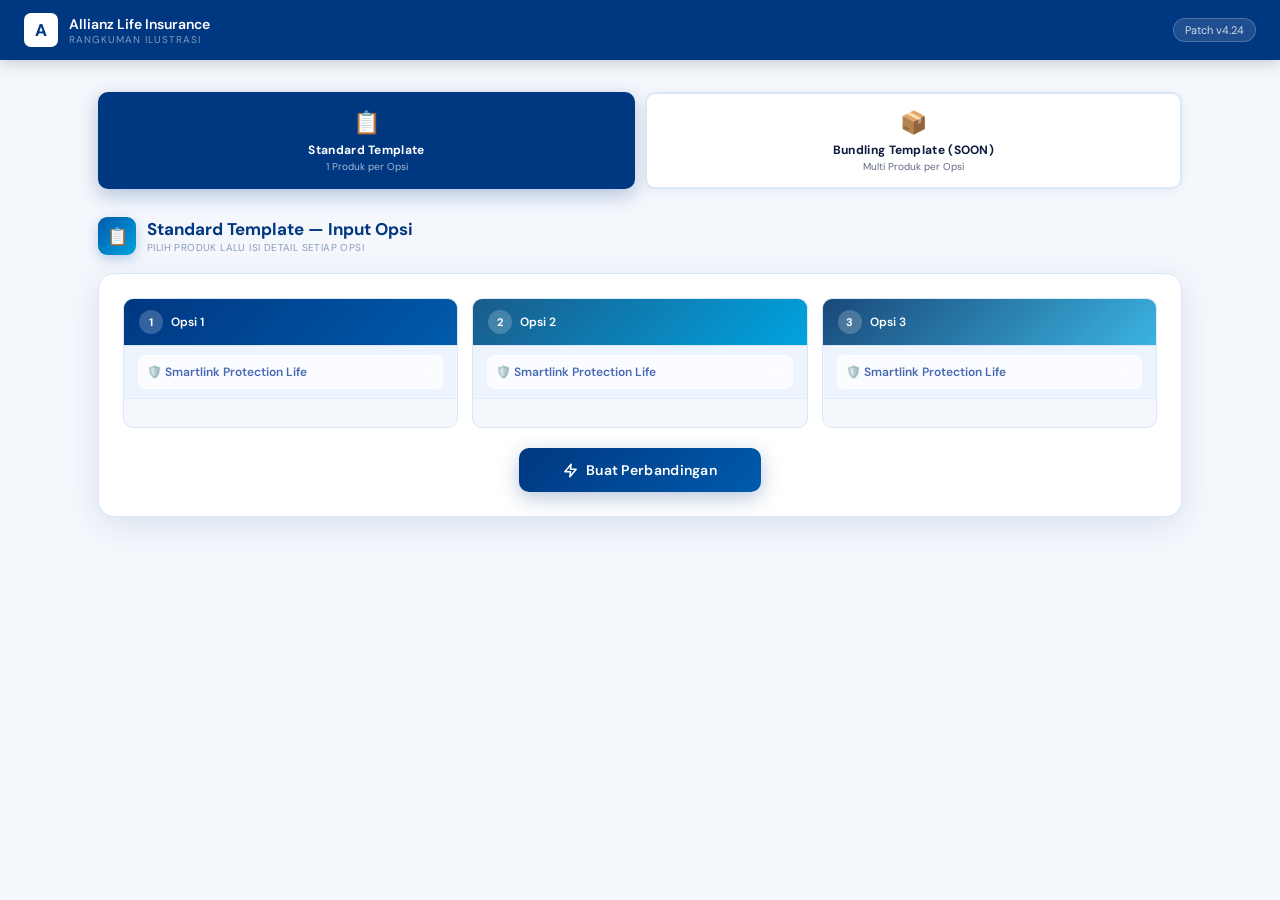
<file: index.html>
<!DOCTYPE html>
<html lang="id">

<head>
    <meta charset="UTF-8" />
    <link rel="apple-touch-icon" sizes="1024x1024" href="./icon-1024x1024.png">
    <link rel="manifest" href="./manifest.json">
    <meta name="viewport" content="width=device-width, initial-scale=1.0" />
    <meta name="apple-mobile-web-app-capable" content="yes" />
    <meta name="apple-mobile-web-app-status-bar-style" content="black-translucent" />
    <meta http-equiv="Cache-Control" content="no-cache, no-store, must-revalidate">
    <meta http-equiv="Pragma" content="no-cache">
    <meta http-equiv="Expires" content="0">
    <meta name="apple-mobile-web-app-title" content="Venterprise APP" />
    <title>Proposal Tool</title>
    <link rel="stylesheet" href="style.css" />
</head>

<body>

    <nav class="topbar">
        <div class="tl">
            <div class="lbox">A</div>
            <div>
                <div class="ttl">Allianz Life Insurance</div>
                <div class="tsub">Rangkuman Ilustrasi</div>
            </div>
        </div>
        <div class="tbadge" onclick="checkUpdate(4.24)">
            Patch v4.24
        </div>
    </nav>

    <div class="page">
    
        <!-- ═══ TEMPLATE TABS ═══ -->
        <div class="prod-tabs">
            <div class="ptab active" onclick="switchTemplate('std',this)">
                <div class="ptab-ico">📋</div>
                <div class="ptab-lbl">Standard Template</div>
                <div class="ptab-sub">1 Produk per Opsi</div>
            </div>
            <div class="ptab" onclick="switchTemplate('bunSOON',this)">
                <div class="ptab-ico">📦</div>
                <div class="ptab-lbl">Bundling Template (SOON)</div>
                <div class="ptab-sub">Multi Produk per Opsi</div>
            </div>
        </div>
    
        <!-- ══════════════════════════════════════════ -->
        <!-- PANEL: STANDARD TEMPLATE                   -->
        <!-- ══════════════════════════════════════════ -->
        <div class="prod-panel active" id="panel-std">
            <div class="input-section">
                <div class="sec-hd">
                    <div class="sec-ico">📋</div>
                    <div class="sec-lbl">Standard Template — Input Opsi<small>PILIH PRODUK LALU ISI DETAIL SETIAP
                            OPSI</small></div>
                </div>
                <div class="card">
                    <div class="opts-grid">
    
                        <!-- STD OPT 1 -->
                        <div class="opt-col">
                            <div class="opt-hd c1">
                                <div class="opt-num">1</div>
                                <div class="opt-title">Opsi 1</div>
                            </div>
                            <div class="prod-sel-wrap">
                                <select class="prod-sel" id="std-type1" onchange="renderStdFields(1)">
                                    <option value="spl">🛡️ Smartlink Protection Life</option>
                                    <option value="acp">🏥 Allianz Critical Plus</option>
                                    <option value="cih">🏥 Allisya CI Hasanah</option>
                                </select>
                            </div>
                            <div class="opt-fields" id="std-fields1"></div>
                        </div>
    
                        <!-- STD OPT 2 -->
                        <div class="opt-col">
                            <div class="opt-hd c2">
                                <div class="opt-num">2</div>
                                <div class="opt-title">Opsi 2</div>
                            </div>
                            <div class="prod-sel-wrap">
                                <select class="prod-sel" id="std-type2" onchange="renderStdFields(2)">
                                    <option value="spl">🛡️ Smartlink Protection Life</option>
                                    <option value="acp">🏥 Allianz Critical Plus</option>
                                    <option value="cih">🏥 Allisya CI Hasanah</option>
                                </select>
                            </div>
                            <div class="opt-fields" id="std-fields2"></div>
                        </div>
    
                        <!-- STD OPT 3 -->
                        <div class="opt-col">
                            <div class="opt-hd c3">
                                <div class="opt-num">3</div>
                                <div class="opt-title">Opsi 3</div>
                            </div>
                            <div class="prod-sel-wrap">
                                <select class="prod-sel" id="std-type3" onchange="renderStdFields(3)">
                                    <option value="spl">🛡️ Smartlink Protection Life</option>
                                    <option value="acp">🏥 Allianz Critical Plus</option>
                                    <option value="cih">🏥 Allisya CI Hasanah</option>
                                </select>
                            </div>
                            <div class="opt-fields" id="std-fields3"></div>
                        </div>
    
                    </div>
                    <div class="btn-row">
                        <button class="btn-gen" onclick="generateStd()">
                            <svg width="15" height="15" viewBox="0 0 24 24" fill="none" stroke="currentColor"
                                stroke-width="2.5" stroke-linecap="round" stroke-linejoin="round">
                                <polyline points="13 2 3 14 12 14 11 22 21 10 12 10 13 2"></polyline>
                            </svg>
                            Buat Perbandingan
                        </button>
                    </div>
                </div>
            </div>
    
            <div class="divider" id="std-divider"></div>
            <div class="result-area" id="std-result">
                <div class="sec-hd fade">
                    <div class="sec-ico">📊</div>
                    <div class="sec-lbl">Hasil Perbandingan<small>SIAP SCREENSHOT ATAU CETAK</small></div>
                </div>
                <div class="res-card fade d1">
                    <div class="res-hd">
                        <div class="res-logo-row">
                            <div class="res-logo-box">A</div>
                            <div class="res-logo-txt">Allianz — Proposal Perbandingan</div>
                        </div>
                        <div class="res-title" id="std-res-title">Perbandingan Proteksi</div>
                        <div class="res-sub" id="std-res-sub">—</div>
                    </div>
                    <div class="vpills fade d2" id="std-vpills"></div>
                    <div class="tbl-wrap fade d3">
                        <table class="ctbl">
                            <thead>
                                <tr id="std-thead">
                                    <th>Manfaat</th>
                                    <th>Opsi 1</th>
                                    <th>Opsi 2</th>
                                    <th>Opsi 3</th>
                                </tr>
                            </thead>
                            <tbody id="std-tbody"></tbody>
                        </table>
                    </div>
                    <div class="res-ft">
                        <div class="ft-disc">Perbandingan ini disiapkan oleh agen Allianz Anda. Detail manfaat mengacu pada
                            kontrak polis yang berlaku.</div>
                        <div class="ft-date" id="std-ft-date">—</div>
                    </div>
                </div>
                <div class="act-btns">
                    <button class="btn-act btn-reset" onclick="resetResult('std')">↩ Edit</button>
                    <button class="btn-act btn-print" onclick="window.print()">🖨️ Cetak</button>
                    <button class="btn-act btn-pdf" onclick="unduhPDF('Standard')">📄 Unduh PDF</button>
                </div>
            </div>
        </div>
    
        <div class="prod-panel" id="panel-bunSOON">ON-GOING</div>
        <!-- ══════════════════════════════════════════ -->
        <!-- PANEL: BUNDLING TEMPLATE                   -->
        <!-- ══════════════════════════════════════════ -->
        <div class="prod-panel" id="panel-bun">
            <div class="input-section">
                <div class="sec-hd">
                    <div class="sec-ico">📦</div>
                    <div class="sec-lbl">Bundling Template — Input Opsi<small>TIAP OPSI BISA GABUNG LEBIH DARI 1
                            PRODUK</small></div>
                </div>
                <div class="card">
                    <div class="opts-grid" id="bun-grid"></div>
                    <div class="btn-row">
                        <button class="btn-gen" onclick="generateBun()">
                            <svg width="15" height="15" viewBox="0 0 24 24" fill="none" stroke="currentColor"
                                stroke-width="2.5" stroke-linecap="round" stroke-linejoin="round">
                                <polyline points="13 2 3 14 12 14 11 22 21 10 12 10 13 2"></polyline>
                            </svg>
                            Buat Perbandingan
                        </button>
                    </div>
                </div>
            </div>
    
            <div class="divider" id="bun-divider"></div>
            <div class="result-area" id="bun-result">
                <div class="sec-hd fade">
                    <div class="sec-ico">📊</div>
                    <div class="sec-lbl">Hasil Bundling<small>SIAP SCREENSHOT ATAU CETAK</small></div>
                </div>
                <div class="res-card fade d1">
                    <div class="res-hd" style="background:linear-gradient(135deg,#1a2a4a 0%,#003781 55%,#C9A84C 100%)">
                        <div class="res-logo-row">
                            <div class="res-logo-box">A</div>
                            <div class="res-logo-txt">Allianz — Paket Bundling</div>
                        </div>
                        <div class="res-title">Perbandingan Paket<br>Proteksi Kombinasi</div>
                        <div class="res-sub" id="bun-res-sub">—</div>
                    </div>
                    <div class="vpills fade d2">
                        <div class="vpill">
                            <div class="vpill-ico">📦</div>
                            <div>
                                <div class="vpill-lbl">Perlindungan Lengkap</div>
                                <div class="vpill-txt">Multi produk dalam 1 paket, semua risiko hidup tertanggung.</div>
                            </div>
                        </div>
                        <div class="vpill">
                            <div class="vpill-ico">💡</div>
                            <div>
                                <div class="vpill-lbl">Nilai Lebih Efisien</div>
                                <div class="vpill-txt">Bundling memberikan manfaat lebih dengan investasi yang terencana.
                                </div>
                            </div>
                        </div>
                        <div class="vpill">
                            <div class="vpill-ico">🤝</div>
                            <div>
                                <div class="vpill-lbl">Fleksibel</div>
                                <div class="vpill-txt">Pilih kombinasi sesuai kebutuhan dan kemampuan finansial.</div>
                            </div>
                        </div>
                    </div>
                    <div class="tbl-wrap fade d3">
                        <label class="merge-bar">
                            <input type="checkbox" id="bun-merge" onchange="rerenderBunTable()" />
                            <span class="merge-bar-lbl">⚡ Enable Merge — Gabungkan manfaat sejenis antar produk dalam 1
                                opsi</span>
                            <span class="merge-bar-sub">Nonaktif = pisah baris per produk</span>
                        </label>
                        <table class="ctbl">
                            <thead>
                                <tr id="bun-thead">
                                    <th>Manfaat</th>
                                </tr>
                            </thead>
                            <tbody id="bun-tbody"></tbody>
                        </table>
                    </div>
                    <div class="res-ft">
                        <div class="ft-disc">Perbandingan ini disiapkan oleh agen Allianz Anda. Detail manfaat mengacu pada
                            kontrak polis yang berlaku.</div>
                        <div class="ft-date" id="bun-ft-date">—</div>
                    </div>
                </div>
                <div class="act-btns">
                    <button class="btn-act btn-reset" onclick="resetResult('bun')">↩ Edit</button>
                    <button class="btn-act btn-print" onclick="window.print()">🖨️ Cetak</button>
                    <button class="btn-act btn-pdf" onclick="unduhPDF('Bundling')">📄 Unduh PDF</button>
                </div>
            </div>
        </div>
    
    </div><!-- /page -->
    <script src="script.js"></script>
</body>

</html>
</file>
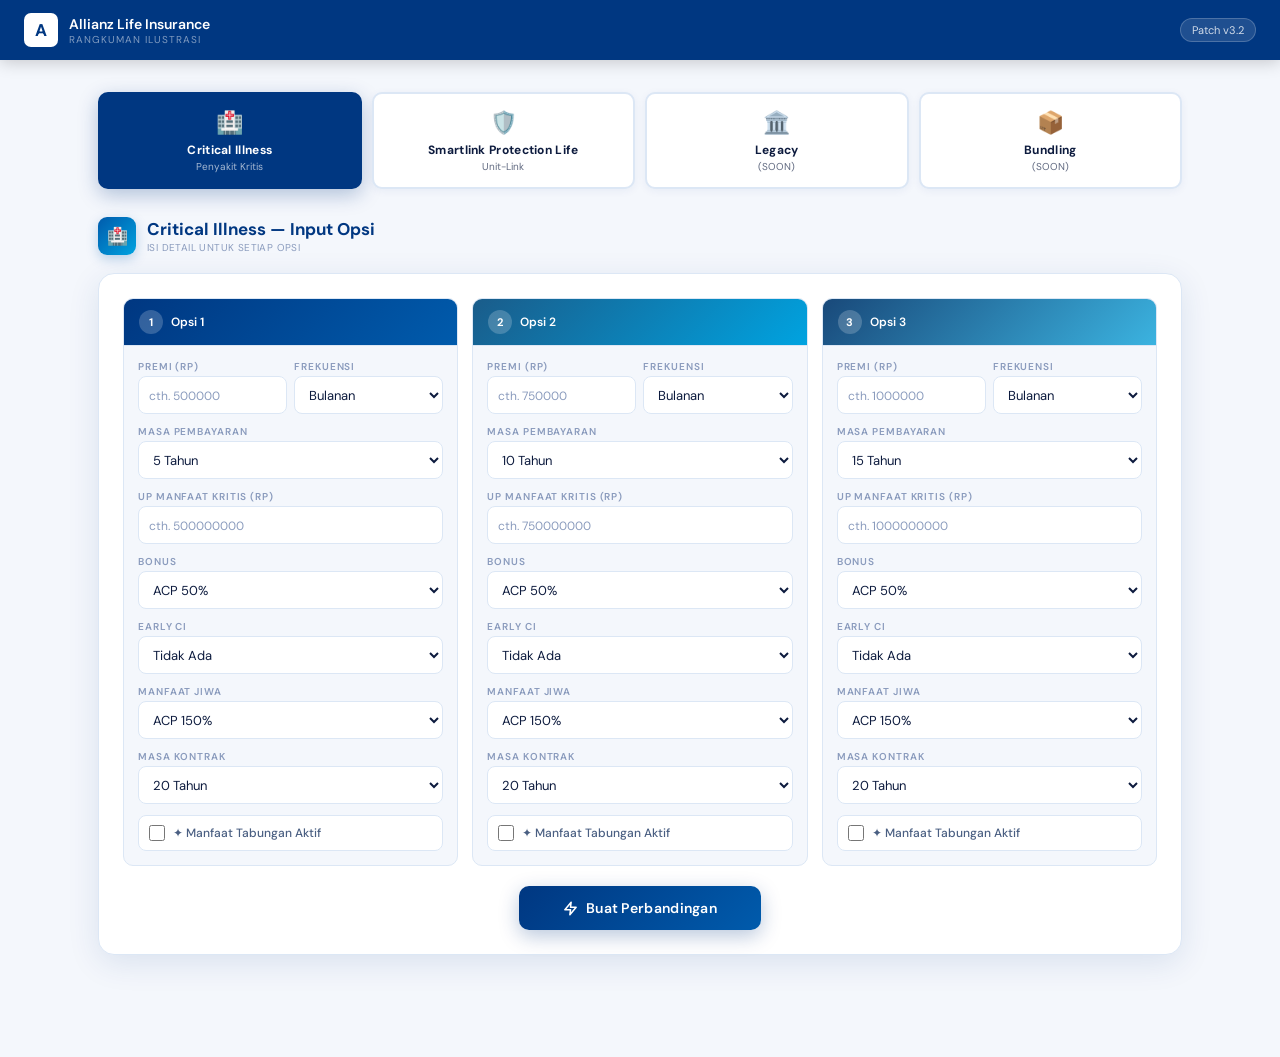
<file: comparison-tab.html>
<!DOCTYPE html>
<html lang="id">
<head>
<meta charset="UTF-8"/>
<link rel="apple-touch-icon" sizes="1024x1024" href="./icon-1024x1024.png">
<link rel="manifest" href="./manifest.json">
<meta name="viewport" content="width=device-width, initial-scale=1.0"/>
<meta name="apple-mobile-web-app-capable" content="yes"/>
<meta name="apple-mobile-web-app-status-bar-style" content="black-translucent"/>
<meta name="apple-mobile-web-app-title" content="Illustration Template VAPP"/>
<title>Proposal Tool</title>
<style>
@import url('https://fonts.googleapis.com/css2?family=DM+Sans:wght@300;400;500;600;700&display=swap');
:root{
  --blue:#003781;--blue-mid:#005BAC;--accent:#00A3E0;--blue-sky:#E8F1FB;
  --green:#1A9E6B;--green-bg:#DCFAED;--red:#D0021B;
  --gold:#C9A84C;--gold-bg:#FDF6E3;
  --bg:#F4F7FC;--card:#fff;--border:#DCE7F5;
  --text:#0D1B3E;--text2:#4A5F82;--text3:#8A9BBD;
  --sh:0 8px 32px rgba(0,55,129,.11);--sh-lg:0 20px 60px rgba(0,55,129,.15);
  --r:16px;--rsm:10px;
}
*,*::before,*::after{box-sizing:border-box;margin:0;padding:0}
body{font-family:'DM Sans',sans-serif;background:var(--bg);color:var(--text);min-height:100vh}

/* ── TOPBAR ── */
.topbar{background:var(--blue);height:60px;display:flex;align-items:center;justify-content:space-between;padding:0 24px;position:sticky;top:0;z-index:200;box-shadow:0 2px 16px rgba(0,0,0,.2)}
.tl{display:flex;align-items:center;gap:11px}
.lbox{width:34px;height:34px;background:#fff;border-radius:7px;display:flex;align-items:center;justify-content:center;font-size:17px;font-weight:700;color:var(--blue)}
.ttl{font-size:14px;font-weight:600;color:#fff}
.tsub{font-size:10px;color:rgba(255,255,255,.5);letter-spacing:1px;text-transform:uppercase}
.tbadge{background:rgba(255,255,255,.12);border:1px solid rgba(255,255,255,.2);color:rgba(255,255,255,.8);font-size:11px;padding:4px 11px;border-radius:20px}

/* ── PAGE ── */
.page{max-width:1120px;margin:0 auto;padding:32px 18px 80px}

/* ── PRODUCT TABS ── */
.prod-tabs{display:flex;gap:10px;margin-bottom:28px;flex-wrap:wrap}
.ptab{flex:1;min-width:120px;padding:14px 10px;border:2px solid var(--border);border-radius:var(--rsm);background:#fff;cursor:pointer;text-align:center;transition:all .18s;box-shadow:0 2px 8px rgba(0,55,129,.06)}
.ptab:hover{border-color:var(--blue-mid);transform:translateY(-1px)}
.ptab.active{border-color:var(--blue);background:var(--blue);color:#fff;box-shadow:0 6px 20px rgba(0,55,129,.28)}
.ptab-ico{font-size:22px;margin-bottom:5px}
.ptab-lbl{font-size:12px;font-weight:700;letter-spacing:.3px}
.ptab-sub{font-size:10px;opacity:.65;margin-top:2px}

/* ── SECTION HEADER ── */
.sec-hd{display:flex;align-items:center;gap:11px;margin-bottom:18px}
.sec-ico{width:38px;height:38px;border-radius:9px;background:linear-gradient(135deg,var(--blue-mid),var(--accent));display:flex;align-items:center;justify-content:center;font-size:17px;box-shadow:0 4px 12px rgba(0,91,172,.25)}
.sec-lbl{font-size:17px;font-weight:700;color:var(--blue)}
.sec-lbl small{display:block;font-size:10px;font-weight:400;color:var(--text3);letter-spacing:.4px;margin-top:1px}

/* ── CARD ── */
.card{background:#fff;border-radius:var(--r);box-shadow:var(--sh);border:1px solid var(--border);padding:24px;margin-bottom:22px}

/* ── OPTS GRID ── */
.opts-grid{display:grid;grid-template-columns:repeat(3,1fr);gap:14px}
.opt-col{background:var(--bg);border-radius:var(--rsm);border:1.5px solid var(--border);overflow:hidden;transition:border-color .18s,box-shadow .18s}
.opt-col:hover{border-color:var(--blue-mid);box-shadow:0 2px 10px rgba(0,55,129,.1)}
.opt-hd{padding:11px 15px;display:flex;align-items:center;gap:8px;border-bottom:1px solid var(--border)}
.opt-hd.c1{background:linear-gradient(135deg,var(--blue),var(--blue-mid))}
.opt-hd.c2{background:linear-gradient(135deg,#1a5c8a,var(--accent))}
.opt-hd.c3{background:linear-gradient(135deg,#19497a,#3bb3e0)}
.opt-num{width:24px;height:24px;border-radius:50%;background:rgba(255,255,255,.2);display:flex;align-items:center;justify-content:center;font-size:11px;font-weight:700;color:#fff}
.opt-title{font-size:12px;font-weight:600;color:#fff}
.opt-fields{padding:14px;display:flex;flex-direction:column;gap:11px}

/* ── FIELD ── */
.fld label{display:block;font-size:10px;font-weight:600;letter-spacing:.9px;text-transform:uppercase;color:var(--text3);margin-bottom:3px}
.fld input,.fld select{width:100%;height:38px;border:1.5px solid var(--border);border-radius:8px;padding:0 10px;font-family:'DM Sans',sans-serif;font-size:13px;color:var(--text);background:#fff;outline:none;transition:border-color .16s,box-shadow .16s}
.fld input:focus,.fld select:focus{border-color:var(--blue-mid);box-shadow:0 0 0 3px rgba(0,91,172,.08)}
.fld input::placeholder{color:var(--text3);font-size:12px}
.fld-row{display:grid;grid-template-columns:1fr 1fr;gap:7px}

/* ── CHECKBOX FIELD ── */
.chk-fld{display:flex;align-items:center;gap:8px;cursor:pointer;padding:9px 10px;border:1.5px solid var(--border);border-radius:8px;background:#fff;transition:border-color .16s,background .16s}
.chk-fld:hover{border-color:var(--blue-mid)}
.chk-fld.checked{border-color:var(--green);background:var(--green-bg)}
.chk-fld input[type=checkbox]{width:16px;height:16px;accent-color:var(--green);cursor:pointer;flex-shrink:0}
.chk-fld span{font-size:12px;font-weight:500;color:var(--text2)}

/* ── BTN ── */
.btn-row{display:flex;justify-content:center;margin-top:20px}
.btn-gen{background:linear-gradient(135deg,var(--blue),var(--blue-mid));color:#fff;border:none;border-radius:var(--rsm);padding:13px 44px;font-family:'DM Sans',sans-serif;font-size:14px;font-weight:600;cursor:pointer;letter-spacing:.3px;display:flex;align-items:center;gap:8px;box-shadow:0 6px 20px rgba(0,55,129,.28);transition:transform .14s,box-shadow .14s}
.btn-gen:hover{transform:translateY(-2px);box-shadow:0 10px 28px rgba(0,55,129,.36)}

/* ── PANEL VISIBILITY ── */
.prod-panel{display:none}
.prod-panel.active{display:block}

/* ── DIVIDER ── */
.divider{height:2px;background:linear-gradient(to right,transparent,var(--border),transparent);margin:32px 0;display:none}

/* ── RESULT ── */
.result-area{display:none}
.result-area.on{display:block}
.res-card{background:#fff;border-radius:20px;box-shadow:var(--sh-lg);border:1px solid var(--border);overflow:hidden}

/* Result header */
.res-hd{background:linear-gradient(135deg,var(--blue) 0%,var(--blue-mid) 60%,var(--accent) 100%);padding:28px 32px;position:relative;overflow:hidden}
.res-hd::before{content:'';position:absolute;top:-40px;right:-40px;width:160px;height:160px;border-radius:50%;background:rgba(255,255,255,.05)}
.res-logo-row{display:flex;align-items:center;gap:9px;margin-bottom:10px}
.res-logo-box{width:30px;height:30px;background:#fff;border-radius:6px;display:flex;align-items:center;justify-content:center;font-size:15px;font-weight:700;color:var(--blue)}
.res-logo-txt{font-size:10px;letter-spacing:2px;text-transform:uppercase;color:rgba(255,255,255,.6)}
.res-title{font-size:22px;font-weight:700;color:#fff;line-height:1.25;margin-bottom:4px}
.res-sub{font-size:12px;color:rgba(255,255,255,.5)}

/* Value pills */
.vpills{display:flex;gap:10px;padding:18px 32px;background:var(--blue-sky);border-bottom:1px solid var(--border);flex-wrap:wrap}
.vpill{display:flex;align-items:flex-start;gap:9px;background:#fff;border-radius:var(--rsm);padding:11px 14px;border:1.5px solid var(--border);box-shadow:0 2px 6px rgba(0,55,129,.06);flex:1;min-width:180px}
.vpill-ico{font-size:18px;margin-top:1px;flex-shrink:0}
.vpill-lbl{font-size:10px;font-weight:700;letter-spacing:.9px;text-transform:uppercase;color:var(--text3);margin-bottom:2px}
.vpill-txt{font-size:12px;font-weight:500;color:var(--text2);line-height:1.4}

/* Table */
.tbl-wrap{padding:24px 32px;overflow-x:auto}
.ctbl{width:100%;border-collapse:separate;border-spacing:0}
.ctbl thead tr{background:var(--blue)}
.ctbl thead th{padding:13px 16px;text-align:left;color:#fff;font-size:12px;font-weight:600;letter-spacing:.3px}
.ctbl thead th:first-child{border-radius:var(--rsm) 0 0 0}
.ctbl thead th:last-child{border-radius:0 var(--rsm) 0 0}
.ctbl thead th:nth-child(2){background:var(--blue-mid)}
.ctbl thead th:nth-child(3){background:#1a6ba0}
.ctbl thead th:nth-child(4){background:#1e7fbd}
.ctbl tbody tr:nth-child(even) td{background:#F8FAFD}
.ctbl tbody tr:nth-child(odd) td{background:#fff}
.ctbl tbody tr:hover td{background:var(--blue-sky);transition:background .1s}
.ctbl td{padding:13px 16px;border-bottom:1px solid var(--border);vertical-align:top}
.ctbl tbody tr:last-child td{border-bottom:none}
.row-lbl{display:flex;align-items:center;gap:6px;font-size:12px;font-weight:600;color:var(--text2);white-space:nowrap}
.cv{font-size:14px;font-weight:700;color:var(--text)}
.csub{font-size:11px;color:var(--text2);margin-top:3px;line-height:1.4}
.cnote{font-size:10px;color:var(--text3);margin-top:3px;font-style:italic}
.w-yes{display:inline-flex;align-items:center;gap:4px;color:var(--green);font-size:13px;font-weight:700}
.w-no{display:inline-flex;align-items:center;gap:4px;color:var(--red);font-size:13px;font-weight:700}

/* Daily row */
.daily-row td{background:linear-gradient(135deg,var(--blue-sky),#ddeeff)!important;border-top:2px solid var(--blue-mid)!important}
.daily-lbl{font-size:11px;font-weight:700;color:var(--blue);letter-spacing:.5px;text-transform:uppercase}
.daily-val{font-size:16px;font-weight:700;color:var(--blue-mid)}
.daily-sub{font-size:10px;color:var(--text3)}

/* Footer */
.res-ft{background:var(--blue);padding:16px 32px;display:flex;align-items:center;justify-content:space-between;flex-wrap:wrap;gap:6px}
.ft-disc{font-size:10px;color:rgba(255,255,255,.38);max-width:460px;line-height:1.5}
.ft-date{font-size:10px;color:rgba(255,255,255,.45)}

/* Action btns */
.act-btns{display:flex;gap:10px;justify-content:center;margin-top:20px;flex-wrap:wrap}
.btn-act{display:flex;align-items:center;gap:6px;border:none;border-radius:var(--rsm);padding:11px 22px;font-family:'DM Sans',sans-serif;font-size:13px;font-weight:600;cursor:pointer;transition:transform .13s}
.btn-act:hover{transform:translateY(-2px)}
.btn-print{background:#fff;color:var(--blue);border:2px solid var(--blue);box-shadow:0 2px 8px rgba(0,55,129,.1)}
.btn-pdf{background:linear-gradient(135deg,var(--blue),var(--accent));color:#fff;box-shadow:0 4px 14px rgba(0,55,129,.26)}
.btn-reset{background:#fff;color:var(--text2);border:2px solid var(--border)}

/* Anim */
@keyframes fadeUp{from{opacity:0;transform:translateY(16px)}to{opacity:1;transform:none}}
.fade{animation:fadeUp .38s ease both}
.d1{animation-delay:.07s}.d2{animation-delay:.14s}.d3{animation-delay:.2s}

/* Print */
@media print{
  body{background:#fff}
  .topbar,.prod-tabs,.input-section,.divider,.act-btns{display:none!important}
  .result-area{display:block!important}
  .page{padding:0;max-width:100%}
  .res-card{box-shadow:none;border:none}
  .res-hd,.ctbl thead,.vpills,.res-ft,.daily-row td{-webkit-print-color-adjust:exact;print-color-adjust:exact}
}

/* Responsive */
@media(max-width:860px){
  .opts-grid{grid-template-columns:1fr}
  .prod-tabs{gap:7px}
  .ptab{min-width:calc(50% - 4px)}
  .tbl-wrap{padding:14px}
  .vpills{padding:13px}
  .res-hd{padding:20px 16px}
  .res-ft{padding:13px 16px}
  .topbar{padding:0 13px}
  .tbadge{display:none}
}
</style>
</head>
<body>

<nav class="topbar">
  <div class="tl">
    <div class="lbox">A</div>
    <div>
      <div class="ttl">Allianz Life Insurance</div>
      <div class="tsub">Rangkuman Ilustrasi</div>
    </div>
  </div>
  <div class="tbadge">Patch v3.2</div>
</nav>

<div class="page">

  <!-- ═══ PRODUCT TABS ═══ -->
  <div class="prod-tabs">
    <div class="ptab active" onclick="switchTab('ci')">
      <div class="ptab-ico">🏥</div>
      <div class="ptab-lbl">Critical Illness</div>
      <div class="ptab-sub">Penyakit Kritis</div>
    </div>
    <div class="ptab" onclick="switchTab('spl')">
      <div class="ptab-ico">🛡️</div>
      <div class="ptab-lbl">Smartlink Protection Life</div>
      <div class="ptab-sub">Unit-Link</div>
    </div>
    <div class="ptab" onclick="switchTab('legacy')">
      <div class="ptab-ico">🏛️</div>
      <div class="ptab-lbl">Legacy</div>
      <div class="ptab-sub">(SOON)</div>
    </div>
    <div class="ptab" onclick="switchTab('bundling')">
      <div class="ptab-ico">📦</div>
      <div class="ptab-lbl">Bundling</div>
      <div class="ptab-sub">(SOON)</div>
    </div>
  </div>

  <!-- ══════════════════════════════════════════════ -->
  <!-- PANEL 1: CRITICAL ILLNESS                      -->
  <!-- ══════════════════════════════════════════════ -->
  <div class="prod-panel active" id="panel-ci">
    <div class="input-section">
      <div class="sec-hd">
        <div class="sec-ico">🏥</div>
        <div class="sec-lbl">Critical Illness — Input Opsi<small>ISI DETAIL UNTUK SETIAP OPSI</small></div>
      </div>
      <div class="card">
        <div class="opts-grid">

          <!-- CI OPT 1 -->
          <div class="opt-col">
            <div class="opt-hd c1"><div class="opt-num">1</div><div class="opt-title">Opsi 1</div></div>
            <div class="opt-fields">
              <div class="fld-row">
                <div class="fld"><label>Premi (Rp)</label><input type="number" id="ci-p1" placeholder="cth. 500000" min="0"/></div>
                <div class="fld"><label>Frekuensi</label>
                  <select id="ci-f1">
                    <option value="12">Bulanan</option>
                    <option value="4">Kuartalan</option>
                    <option value="2">Semesteran</option>
                    <option value="1">Tahunan</option>
                  </select>
                </div>
              </div>
              <div class="fld"><label>Masa Pembayaran</label>
                <select id="ci-mp1">
                  <option value="5">5 Tahun</option>
                  <option value="10">10 Tahun</option>
                  <option value="15">15 Tahun</option>
                </select>
              </div>
              <div class="fld"><label>UP Manfaat Kritis (Rp)</label><input type="number" id="ci-up1" placeholder="cth. 500000000" min="0"/></div>
              <div class="fld"><label>Bonus</label>
                <select id="ci-bonus1">
                  <option value="acp">ACP 50%</option>
                  <option value="hasanah">Hasanah Booster</option>
                </select>
              </div>
              <div class="fld"><label>Early CI</label>
                <select id="ci-early1">
                  <option value="0">Tidak Ada</option>
                  <option value="25">Early CI 25%</option>
                  <option value="50">Early CI 50%</option>
                </select>
              </div>
              <div class="fld"><label>Manfaat Jiwa</label>
                <select id="ci-jiwa1">
                  <option value="acp150">ACP 150%</option>
                  <option value="hasanah">Hasanah</option>
                </select>
              </div>
              <div class="fld"><label>Masa Kontrak</label>
                <select id="ci-mk1">
                  <option value="20">20 Tahun</option>
                  <option value="30">30 Tahun</option>
                </select>
              </div>
              <label class="chk-fld" id="chk-ci-tab1" onclick="toggleChk(this)">
                <input type="checkbox" id="ci-tab1"/>
                <span>✦ Manfaat Tabungan Aktif</span>
              </label>
            </div>
          </div>

          <!-- CI OPT 2 -->
          <div class="opt-col">
            <div class="opt-hd c2"><div class="opt-num">2</div><div class="opt-title">Opsi 2</div></div>
            <div class="opt-fields">
              <div class="fld-row">
                <div class="fld"><label>Premi (Rp)</label><input type="number" id="ci-p2" placeholder="cth. 750000" min="0"/></div>
                <div class="fld"><label>Frekuensi</label>
                  <select id="ci-f2">
                    <option value="12">Bulanan</option>
                    <option value="4">Kuartalan</option>
                    <option value="2">Semesteran</option>
                    <option value="1">Tahunan</option>
                  </select>
                </div>
              </div>
              <div class="fld"><label>Masa Pembayaran</label>
                <select id="ci-mp2">
                  <option value="5">5 Tahun</option>
                  <option value="10" selected>10 Tahun</option>
                  <option value="15">15 Tahun</option>
                </select>
              </div>
              <div class="fld"><label>UP Manfaat Kritis (Rp)</label><input type="number" id="ci-up2" placeholder="cth. 750000000" min="0"/></div>
              <div class="fld"><label>Bonus</label>
                <select id="ci-bonus2">
                  <option value="acp">ACP 50%</option>
                  <option value="hasanah">Hasanah Booster</option>
                </select>
              </div>
              <div class="fld"><label>Early CI</label>
                <select id="ci-early2">
                  <option value="0">Tidak Ada</option>
                  <option value="25">Early CI 25%</option>
                  <option value="50">Early CI 50%</option>
                </select>
              </div>
              <div class="fld"><label>Manfaat Jiwa</label>
                <select id="ci-jiwa2">
                  <option value="acp150">ACP 150%</option>
                  <option value="hasanah">Hasanah</option>
                </select>
              </div>
              <div class="fld"><label>Masa Kontrak</label>
                <select id="ci-mk2">
                  <option value="20">20 Tahun</option>
                  <option value="30">30 Tahun</option>
                </select>
              </div>
              <label class="chk-fld" id="chk-ci-tab2" onclick="toggleChk(this)">
                <input type="checkbox" id="ci-tab2"/>
                <span>✦ Manfaat Tabungan Aktif</span>
              </label>
            </div>
          </div>

          <!-- CI OPT 3 -->
          <div class="opt-col">
            <div class="opt-hd c3"><div class="opt-num">3</div><div class="opt-title">Opsi 3</div></div>
            <div class="opt-fields">
              <div class="fld-row">
                <div class="fld"><label>Premi (Rp)</label><input type="number" id="ci-p3" placeholder="cth. 1000000" min="0"/></div>
                <div class="fld"><label>Frekuensi</label>
                  <select id="ci-f3">
                    <option value="12">Bulanan</option>
                    <option value="4">Kuartalan</option>
                    <option value="2">Semesteran</option>
                    <option value="1">Tahunan</option>
                  </select>
                </div>
              </div>
              <div class="fld"><label>Masa Pembayaran</label>
                <select id="ci-mp3">
                  <option value="5">5 Tahun</option>
                  <option value="10">10 Tahun</option>
                  <option value="15" selected>15 Tahun</option>
                </select>
              </div>
              <div class="fld"><label>UP Manfaat Kritis (Rp)</label><input type="number" id="ci-up3" placeholder="cth. 1000000000" min="0"/></div>
              <div class="fld"><label>Bonus</label>
                <select id="ci-bonus3">
                  <option value="acp">ACP 50%</option>
                  <option value="hasanah">Hasanah Booster</option>
                </select>
              </div>
              <div class="fld"><label>Early CI</label>
                <select id="ci-early3">
                  <option value="0">Tidak Ada</option>
                  <option value="25">Early CI 25%</option>
                  <option value="50">Early CI 50%</option>
                </select>
              </div>
              <div class="fld"><label>Manfaat Jiwa</label>
                <select id="ci-jiwa3">
                  <option value="acp150">ACP 150%</option>
                  <option value="hasanah">Hasanah</option>
                </select>
              </div>
              <div class="fld"><label>Masa Kontrak</label>
                <select id="ci-mk3">
                  <option value="20">20 Tahun</option>
                  <option value="30">30 Tahun</option>
                </select>
              </div>
              <label class="chk-fld" id="chk-ci-tab3" onclick="toggleChk(this)">
                <input type="checkbox" id="ci-tab3"/>
                <span>✦ Manfaat Tabungan Aktif</span>
              </label>
            </div>
          </div>
        </div>
        <div class="btn-row">
          <button class="btn-gen" onclick="generateCI()">
            <svg width="15" height="15" viewBox="0 0 24 24" fill="none" stroke="currentColor" stroke-width="2.5" stroke-linecap="round" stroke-linejoin="round"><polyline points="13 2 3 14 12 14 11 22 21 10 12 10 13 2"></polyline></svg>
            Buat Perbandingan
          </button>
        </div>
      </div>
    </div>

    <div class="divider" id="ci-divider"></div>
    <div class="result-area" id="ci-result">
      <div class="sec-hd fade"><div class="sec-ico">📊</div><div class="sec-lbl">Hasil Perbandingan — Critical Illness<small>SIAP SCREENSHOT ATAU CETAK</small></div></div>
      <div class="res-card fade d1">
        <div class="res-hd">
          <div class="res-logo-row"><div class="res-logo-box">A</div><div class="res-logo-txt">Allianz — Critical Illness Proposal</div></div>
          <div class="res-title">Perbandingan Proteksi<br>Penyakit Kritis</div>
          <div class="res-sub" id="ci-res-sub">—</div>
        </div>
        <div class="vpills fade d2">
          <div class="vpill"><div class="vpill-ico">🏥</div><div><div class="vpill-lbl">77 Jenis Penyakit Kritis</div><div class="vpill-txt">Perlindungan menyeluruh dari diagnosa hingga pengobatan.</div></div></div>
          <div class="vpill"><div class="vpill-ico">💰</div><div><div class="vpill-lbl">Finansial Terjaga</div><div class="vpill-txt">Saat kritis, biaya ditanggung — keluarga tidak ikut terbebani.</div></div></div>
          <div class="vpill"><div class="vpill-ico">🛡️</div><div><div class="vpill-lbl">Perlindungan Jiwa</div><div class="vpill-txt">Keluarga tetap melanjutkan hidup dengan standar yang sama.</div></div></div>
        </div>
        <div class="tbl-wrap fade d3"><table class="ctbl"><thead><tr><th>Manfaat</th><th>Opsi 1</th><th>Opsi 2</th><th>Opsi 3</th></tr></thead><tbody id="ci-tbody"></tbody></table></div>
        <div class="res-ft"><div class="ft-disc">Perbandingan ini disiapkan oleh agen Allianz. Detail manfaat mengacu pada kontrak polis yang berlaku.</div><div class="ft-date" id="ci-ft-date">—</div></div>
      </div>
      <div class="act-btns">
        <button class="btn-act btn-reset" onclick="resetResult('ci')">↩ Edit</button>
        <button class="btn-act btn-print" onclick="window.print()">🖨️ Cetak</button>
        <button class="btn-act btn-pdf" onclick="unduhPDF('Critical Illness')">📄 Unduh PDF</button>
      </div>
    </div>
  </div>

  <!-- ══════════════════════════════════════════════ -->
  <!-- PANEL 2: SMARTLINK PROTECTION LIFE             -->
  <!-- ══════════════════════════════════════════════ -->
  <div class="prod-panel" id="panel-spl">
    <div class="input-section">
      <div class="sec-hd">
        <div class="sec-ico">🛡️</div>
        <div class="sec-lbl">Smartlink Protection Life — Input Opsi<small>ISI DETAIL UNTUK SETIAP OPSI</small></div>
      </div>
      <div class="card">
        <div class="opts-grid">

          <!-- SPL OPT 1 -->
          <div class="opt-col">
            <div class="opt-hd c1"><div class="opt-num">1</div><div class="opt-title">Opsi 1</div></div>
            <div class="opt-fields">
              <div class="fld-row">
                <div class="fld"><label>Premi (Rp)</label><input type="number" id="spl-p1" placeholder="cth. 500000" min="0"/></div>
                <div class="fld"><label>Frekuensi</label>
                  <select id="spl-f1">
                    <option value="12">Bulanan</option>
                    <option value="4">Kuartalan</option>
                    <option value="2">Semesteran</option>
                    <option value="1">Tahunan</option>
                  </select>
                </div>
              </div>
              <div class="fld"><label>Masa Pembayaran</label>
                <select id="spl-mp1">
                  <option value="5">5 Tahun</option>
                  <option value="10">10 Tahun</option>
                  <option value="15">15 Tahun</option>
                </select>
              </div>
              <div class="fld"><label>Proteksi Jiwa (Rp)</label><input type="number" id="spl-j1" placeholder="cth. 500000000" min="0"/></div>
              <div class="fld"><label>Penyakit Kritis (Rp)</label><input type="number" id="spl-k1" placeholder="cth. 250000000" min="0"/></div>
              <div class="fld"><label>Kecelakaan (Rp)</label><input type="number" id="spl-a1" placeholder="opsional" min="0"/></div>
              <label class="chk-fld" id="chk-spl-bp1" onclick="toggleChk(this)">
                <input type="checkbox" id="spl-bp1"/>
                <span>✦ Bebas Premi Aktif</span>
              </label>
            </div>
          </div>

          <!-- SPL OPT 2 -->
          <div class="opt-col">
            <div class="opt-hd c2"><div class="opt-num">2</div><div class="opt-title">Opsi 2</div></div>
            <div class="opt-fields">
              <div class="fld-row">
                <div class="fld"><label>Premi (Rp)</label><input type="number" id="spl-p2" placeholder="cth. 750000" min="0"/></div>
                <div class="fld"><label>Frekuensi</label>
                  <select id="spl-f2">
                    <option value="12">Bulanan</option>
                    <option value="4">Kuartalan</option>
                    <option value="2">Semesteran</option>
                    <option value="1">Tahunan</option>
                  </select>
                </div>
              </div>
              <div class="fld"><label>Masa Pembayaran</label>
                <select id="spl-mp2">
                  <option value="5">5 Tahun</option>
                  <option value="10" selected>10 Tahun</option>
                  <option value="15">15 Tahun</option>
                </select>
              </div>
              <div class="fld"><label>Proteksi Jiwa (Rp)</label><input type="number" id="spl-j2" placeholder="cth. 750000000" min="0"/></div>
              <div class="fld"><label>Penyakit Kritis (Rp)</label><input type="number" id="spl-k2" placeholder="cth. 400000000" min="0"/></div>
              <div class="fld"><label>Kecelakaan (Rp)</label><input type="number" id="spl-a2" placeholder="opsional" min="0"/></div>
              <label class="chk-fld" id="chk-spl-bp2" onclick="toggleChk(this)">
                <input type="checkbox" id="spl-bp2"/>
                <span>✦ Bebas Premi Aktif</span>
              </label>
            </div>
          </div>

          <!-- SPL OPT 3 -->
          <div class="opt-col">
            <div class="opt-hd c3"><div class="opt-num">3</div><div class="opt-title">Opsi 3</div></div>
            <div class="opt-fields">
              <div class="fld-row">
                <div class="fld"><label>Premi (Rp)</label><input type="number" id="spl-p3" placeholder="cth. 1000000" min="0"/></div>
                <div class="fld"><label>Frekuensi</label>
                  <select id="spl-f3">
                    <option value="12">Bulanan</option>
                    <option value="4">Kuartalan</option>
                    <option value="2">Semesteran</option>
                    <option value="1">Tahunan</option>
                  </select>
                </div>
              </div>
              <div class="fld"><label>Masa Pembayaran</label>
                <select id="spl-mp3">
                  <option value="5">5 Tahun</option>
                  <option value="10">10 Tahun</option>
                  <option value="15" selected>15 Tahun</option>
                </select>
              </div>
              <div class="fld"><label>Proteksi Jiwa (Rp)</label><input type="number" id="spl-j3" placeholder="cth. 1000000000" min="0"/></div>
              <div class="fld"><label>Penyakit Kritis (Rp)</label><input type="number" id="spl-k3" placeholder="cth. 600000000" min="0"/></div>
              <div class="fld"><label>Kecelakaan (Rp)</label><input type="number" id="spl-a3" placeholder="opsional" min="0"/></div>
              <label class="chk-fld" id="chk-spl-bp3" onclick="toggleChk(this)">
                <input type="checkbox" id="spl-bp3"/>
                <span>✦ Bebas Premi Aktif</span>
              </label>
            </div>
          </div>
        </div>
        <div class="btn-row">
          <button class="btn-gen" onclick="generateSPL()">
            <svg width="15" height="15" viewBox="0 0 24 24" fill="none" stroke="currentColor" stroke-width="2.5" stroke-linecap="round" stroke-linejoin="round"><polyline points="13 2 3 14 12 14 11 22 21 10 12 10 13 2"></polyline></svg>
            Buat Perbandingan
          </button>
        </div>
      </div>
    </div>
    <div class="divider" id="spl-divider"></div>
    <div class="result-area" id="spl-result">
      <div class="sec-hd fade"><div class="sec-ico">📊</div><div class="sec-lbl">Hasil Perbandingan — Smartlink Protection Life<small>SIAP SCREENSHOT ATAU CETAK</small></div></div>
      <div class="res-card fade d1">
        <div class="res-hd">
          <div class="res-logo-row"><div class="res-logo-box">A</div><div class="res-logo-txt">Allianz — Smartlink Protection Life</div></div>
          <div class="res-title">Perbandingan Proteksi<br>Jiwa & Kesehatan</div>
          <div class="res-sub" id="spl-res-sub">—</div>
        </div>
        <div class="vpills fade d2">
          <div class="vpill"><div class="vpill-ico">🛡️</div><div><div class="vpill-lbl">Proteksi Jiwa</div><div class="vpill-txt">Keluarga tetap melanjutkan hidup tanpa menurunkan standar.</div></div></div>
          <div class="vpill"><div class="vpill-ico">🏥</div><div><div class="vpill-lbl">Penyakit Kritis</div><div class="vpill-txt">Biaya pengobatan tidak membebani keuangan keluarga.</div></div></div>
          <div class="vpill"><div class="vpill-ico">✅</div><div><div class="vpill-lbl">Bebas Premi</div><div class="vpill-txt">Perlindungan tetap aktif meski kondisi keuangan berubah.</div></div></div>
        </div>
        <div class="tbl-wrap fade d3"><table class="ctbl"><thead><tr><th>Manfaat</th><th>Opsi 1</th><th>Opsi 2</th><th>Opsi 3</th></tr></thead><tbody id="spl-tbody"></tbody></table></div>
        <div class="res-ft"><div class="ft-disc">Perbandingan ini disiapkan oleh agen Allianz. Detail manfaat mengacu pada kontrak polis yang berlaku.</div><div class="ft-date" id="spl-ft-date">—</div></div>
      </div>
      <div class="act-btns">
        <button class="btn-act btn-reset" onclick="resetResult('spl')">↩ Edit</button>
        <button class="btn-act btn-print" onclick="window.print()">🖨️ Cetak</button>
        <button class="btn-act btn-pdf" onclick="unduhPDF('Smartlink Protection Life')">📄 Unduh PDF</button>
      </div>
    </div>
  </div>

  <!-- ══════════════════════════════════════════════ -->
  <!-- PANEL 3: LEGACY                                -->
  <!-- ══════════════════════════════════════════════ -->
  <div class="prod-panel" id="panel-legacy">
    <div class="input-section">
      <div class="sec-hd">
        <div class="sec-ico">🏛️</div>
        <div class="sec-lbl">Legacy — Input Opsi<small>WARISAN, INVESTASI & PERLINDUNGAN JANGKA PANJANG</small></div>
      </div>
      <div class="card">
        <div class="opts-grid">

          <!-- LEGACY OPT 1 -->
          <div class="opt-col">
            <div class="opt-hd c1"><div class="opt-num">1</div><div class="opt-title">Opsi 1</div></div>
            <div class="opt-fields">
              <div class="fld-row">
                <div class="fld"><label>Premi (Rp)</label><input type="number" id="leg-p1" placeholder="cth. 1000000" min="0"/></div>
                <div class="fld"><label>Frekuensi</label>
                  <select id="leg-f1">
                    <option value="12">Bulanan</option>
                    <option value="4">Kuartalan</option>
                    <option value="2">Semesteran</option>
                    <option value="1">Tahunan</option>
                  </select>
                </div>
              </div>
              <div class="fld"><label>Masa Pembayaran</label>
                <select id="leg-mp1">
                  <option value="5">5 Tahun</option>
                  <option value="10">10 Tahun</option>
                  <option value="15">15 Tahun</option>
                </select>
              </div>
              <div class="fld"><label>Uang Pertanggungan Jiwa (Rp)</label><input type="number" id="leg-j1" placeholder="cth. 1000000000" min="0"/></div>
              <div class="fld"><label>Target Warisan / Nilai Investasi (Rp)</label><input type="number" id="leg-inv1" placeholder="cth. 2000000000" min="0"/></div>
              <div class="fld"><label>Masa Kontrak</label>
                <select id="leg-mk1">
                  <option value="20">20 Tahun</option>
                  <option value="30">30 Tahun</option>
                  <option value="99">Seumur Hidup</option>
                </select>
              </div>
              <label class="chk-fld" id="chk-leg-ci1" onclick="toggleChk(this)">
                <input type="checkbox" id="leg-ci1"/>
                <span>✦ Rider Penyakit Kritis</span>
              </label>
              <label class="chk-fld" id="chk-leg-bp1" onclick="toggleChk(this)">
                <input type="checkbox" id="leg-bp1"/>
                <span>✦ Bebas Premi</span>
              </label>
            </div>
          </div>

          <!-- LEGACY OPT 2 -->
          <div class="opt-col">
            <div class="opt-hd c2"><div class="opt-num">2</div><div class="opt-title">Opsi 2</div></div>
            <div class="opt-fields">
              <div class="fld-row">
                <div class="fld"><label>Premi (Rp)</label><input type="number" id="leg-p2" placeholder="cth. 2000000" min="0"/></div>
                <div class="fld"><label>Frekuensi</label>
                  <select id="leg-f2">
                    <option value="12">Bulanan</option>
                    <option value="4">Kuartalan</option>
                    <option value="2">Semesteran</option>
                    <option value="1">Tahunan</option>
                  </select>
                </div>
              </div>
              <div class="fld"><label>Masa Pembayaran</label>
                <select id="leg-mp2">
                  <option value="5">5 Tahun</option>
                  <option value="10" selected>10 Tahun</option>
                  <option value="15">15 Tahun</option>
                </select>
              </div>
              <div class="fld"><label>Uang Pertanggungan Jiwa (Rp)</label><input type="number" id="leg-j2" placeholder="cth. 2000000000" min="0"/></div>
              <div class="fld"><label>Target Warisan / Nilai Investasi (Rp)</label><input type="number" id="leg-inv2" placeholder="cth. 4000000000" min="0"/></div>
              <div class="fld"><label>Masa Kontrak</label>
                <select id="leg-mk2">
                  <option value="20">20 Tahun</option>
                  <option value="30">30 Tahun</option>
                  <option value="99">Seumur Hidup</option>
                </select>
              </div>
              <label class="chk-fld" id="chk-leg-ci2" onclick="toggleChk(this)">
                <input type="checkbox" id="leg-ci2"/>
                <span>✦ Rider Penyakit Kritis</span>
              </label>
              <label class="chk-fld" id="chk-leg-bp2" onclick="toggleChk(this)">
                <input type="checkbox" id="leg-bp2"/>
                <span>✦ Bebas Premi</span>
              </label>
            </div>
          </div>

          <!-- LEGACY OPT 3 -->
          <div class="opt-col">
            <div class="opt-hd c3"><div class="opt-num">3</div><div class="opt-title">Opsi 3</div></div>
            <div class="opt-fields">
              <div class="fld-row">
                <div class="fld"><label>Premi (Rp)</label><input type="number" id="leg-p3" placeholder="cth. 3000000" min="0"/></div>
                <div class="fld"><label>Frekuensi</label>
                  <select id="leg-f3">
                    <option value="12">Bulanan</option>
                    <option value="4">Kuartalan</option>
                    <option value="2">Semesteran</option>
                    <option value="1">Tahunan</option>
                  </select>
                </div>
              </div>
              <div class="fld"><label>Masa Pembayaran</label>
                <select id="leg-mp3">
                  <option value="5">5 Tahun</option>
                  <option value="10">10 Tahun</option>
                  <option value="15" selected>15 Tahun</option>
                </select>
              </div>
              <div class="fld"><label>Uang Pertanggungan Jiwa (Rp)</label><input type="number" id="leg-j3" placeholder="cth. 3000000000" min="0"/></div>
              <div class="fld"><label>Target Warisan / Nilai Investasi (Rp)</label><input type="number" id="leg-inv3" placeholder="cth. 6000000000" min="0"/></div>
              <div class="fld"><label>Masa Kontrak</label>
                <select id="leg-mk3">
                  <option value="20">20 Tahun</option>
                  <option value="30">30 Tahun</option>
                  <option value="99">Seumur Hidup</option>
                </select>
              </div>
              <label class="chk-fld" id="chk-leg-ci3" onclick="toggleChk(this)">
                <input type="checkbox" id="leg-ci3"/>
                <span>✦ Rider Penyakit Kritis</span>
              </label>
              <label class="chk-fld" id="chk-leg-bp3" onclick="toggleChk(this)">
                <input type="checkbox" id="leg-bp3"/>
                <span>✦ Bebas Premi</span>
              </label>
            </div>
          </div>
        </div>
        <div class="btn-row">
          <button class="btn-gen" onclick="generateLegacy()">
            <svg width="15" height="15" viewBox="0 0 24 24" fill="none" stroke="currentColor" stroke-width="2.5" stroke-linecap="round" stroke-linejoin="round"><polyline points="13 2 3 14 12 14 11 22 21 10 12 10 13 2"></polyline></svg>
            Buat Perbandingan
          </button>
        </div>
      </div>
    </div>
    <div class="divider" id="legacy-divider"></div>
    <div class="result-area" id="legacy-result">
      <div class="sec-hd fade"><div class="sec-ico">📊</div><div class="sec-lbl">Hasil Perbandingan — Legacy<small>SIAP SCREENSHOT ATAU CETAK</small></div></div>
      <div class="res-card fade d1">
        <div class="res-hd" style="background:linear-gradient(135deg,#1a2a4a 0%,#003781 55%,#C9A84C 100%)">
          <div class="res-logo-row"><div class="res-logo-box">A</div><div class="res-logo-txt">Allianz — Legacy Planning</div></div>
          <div class="res-title">Perbandingan Rencana<br>Warisan & Perlindungan</div>
          <div class="res-sub" id="legacy-res-sub">—</div>
        </div>
        <div class="vpills fade d2">
          <div class="vpill"><div class="vpill-ico">🏛️</div><div><div class="vpill-lbl">Warisan Terencana</div><div class="vpill-txt">Pastikan aset dan nilai hidup Anda diwariskan dengan bermartabat.</div></div></div>
          <div class="vpill"><div class="vpill-ico">📈</div><div><div class="vpill-lbl">Nilai Tumbuh</div><div class="vpill-txt">Premi bekerja sebagai investasi jangka panjang yang terproteksi.</div></div></div>
          <div class="vpill"><div class="vpill-ico">🛡️</div><div><div class="vpill-lbl">Proteksi Jiwa Penuh</div><div class="vpill-txt">Keluarga terlindungi di setiap fase kehidupan.</div></div></div>
        </div>
        <div class="tbl-wrap fade d3"><table class="ctbl"><thead><tr><th>Manfaat</th><th>Opsi 1</th><th>Opsi 2</th><th>Opsi 3</th></tr></thead><tbody id="legacy-tbody"></tbody></table></div>
        <div class="res-ft"><div class="ft-disc">Proyeksi warisan bersifat ilustrasi. Nilai aktual bergantung pada kinerja investasi dan ketentuan polis.</div><div class="ft-date" id="legacy-ft-date">—</div></div>
      </div>
      <div class="act-btns">
        <button class="btn-act btn-reset" onclick="resetResult('legacy')">↩ Edit</button>
        <button class="btn-act btn-print" onclick="window.print()">🖨️ Cetak</button>
        <button class="btn-act btn-pdf" onclick="unduhPDF('Legacy')">📄 Unduh PDF</button>
      </div>
    </div>
  </div>

  <!-- ══════════════════════════════════════════════ -->
  <!-- PANEL 4: BUNDLING                              -->
  <!-- ══════════════════════════════════════════════ -->
  <div class="prod-panel" id="panel-bundling">
    <div class="input-section">
      <div class="sec-hd">
        <div class="sec-ico">📦</div>
        <div class="sec-lbl">Bundling — Input Opsi<small>PAKET KOMBINASI PROTEKSI</small></div>
      </div>
      <div class="card">
        <div class="opts-grid">

          <!-- BUNDLING OPT 1 -->
          <div class="opt-col">
            <div class="opt-hd c1"><div class="opt-num">1</div><div class="opt-title">Opsi 1</div></div>
            <div class="opt-fields">
              <div class="fld-row">
                <div class="fld"><label>Premi (Rp)</label><input type="number" id="bun-p1" placeholder="cth. 800000" min="0"/></div>
                <div class="fld"><label>Frekuensi</label>
                  <select id="bun-f1">
                    <option value="12">Bulanan</option>
                    <option value="4">Kuartalan</option>
                    <option value="2">Semesteran</option>
                    <option value="1">Tahunan</option>
                  </select>
                </div>
              </div>
              <div class="fld"><label>Proteksi Jiwa (Rp)</label><input type="number" id="bun-j1" placeholder="cth. 500000000" min="0"/></div>
              <div class="fld"><label>Penyakit Kritis (Rp)</label><input type="number" id="bun-k1" placeholder="cth. 250000000" min="0"/></div>
              <div class="fld"><label>Nama Paket</label><input type="text" id="bun-nama1" placeholder="cth. Paket Dasar"/></div>
              <label class="chk-fld" id="chk-bun-acc1" onclick="toggleChk(this)">
                <input type="checkbox" id="bun-acc1"/>
                <span>✦ Rider Kecelakaan</span>
              </label>
              <label class="chk-fld" id="chk-bun-bp1" onclick="toggleChk(this)">
                <input type="checkbox" id="bun-bp1"/>
                <span>✦ Bebas Premi</span>
              </label>
              <label class="chk-fld" id="chk-bun-tab1" onclick="toggleChk(this)">
                <input type="checkbox" id="bun-tab1"/>
                <span>✦ Manfaat Tabungan</span>
              </label>
            </div>
          </div>

          <!-- BUNDLING OPT 2 -->
          <div class="opt-col">
            <div class="opt-hd c2"><div class="opt-num">2</div><div class="opt-title">Opsi 2</div></div>
            <div class="opt-fields">
              <div class="fld-row">
                <div class="fld"><label>Premi (Rp)</label><input type="number" id="bun-p2" placeholder="cth. 1200000" min="0"/></div>
                <div class="fld"><label>Frekuensi</label>
                  <select id="bun-f2">
                    <option value="12">Bulanan</option>
                    <option value="4">Kuartalan</option>
                    <option value="2">Semesteran</option>
                    <option value="1">Tahunan</option>
                  </select>
                </div>
              </div>
              <div class="fld"><label>Proteksi Jiwa (Rp)</label><input type="number" id="bun-j2" placeholder="cth. 750000000" min="0"/></div>
              <div class="fld"><label>Penyakit Kritis (Rp)</label><input type="number" id="bun-k2" placeholder="cth. 400000000" min="0"/></div>
              <div class="fld"><label>Nama Paket</label><input type="text" id="bun-nama2" placeholder="cth. Paket Menengah"/></div>
              <label class="chk-fld" id="chk-bun-acc2" onclick="toggleChk(this)">
                <input type="checkbox" id="bun-acc2"/>
                <span>✦ Rider Kecelakaan</span>
              </label>
              <label class="chk-fld" id="chk-bun-bp2" onclick="toggleChk(this)">
                <input type="checkbox" id="bun-bp2"/>
                <span>✦ Bebas Premi</span>
              </label>
              <label class="chk-fld" id="chk-bun-tab2" onclick="toggleChk(this)">
                <input type="checkbox" id="bun-tab2"/>
                <span>✦ Manfaat Tabungan</span>
              </label>
            </div>
          </div>

          <!-- BUNDLING OPT 3 -->
          <div class="opt-col">
            <div class="opt-hd c3"><div class="opt-num">3</div><div class="opt-title">Opsi 3</div></div>
            <div class="opt-fields">
              <div class="fld-row">
                <div class="fld"><label>Premi (Rp)</label><input type="number" id="bun-p3" placeholder="cth. 2000000" min="0"/></div>
                <div class="fld"><label>Frekuensi</label>
                  <select id="bun-f3">
                    <option value="12">Bulanan</option>
                    <option value="4">Kuartalan</option>
                    <option value="2">Semesteran</option>
                    <option value="1">Tahunan</option>
                  </select>
                </div>
              </div>
              <div class="fld"><label>Proteksi Jiwa (Rp)</label><input type="number" id="bun-j3" placeholder="cth. 1000000000" min="0"/></div>
              <div class="fld"><label>Penyakit Kritis (Rp)</label><input type="number" id="bun-k3" placeholder="cth. 600000000" min="0"/></div>
              <div class="fld"><label>Nama Paket</label><input type="text" id="bun-nama3" placeholder="cth. Paket Premium"/></div>
              <label class="chk-fld" id="chk-bun-acc3" onclick="toggleChk(this)">
                <input type="checkbox" id="bun-acc3"/>
                <span>✦ Rider Kecelakaan</span>
              </label>
              <label class="chk-fld" id="chk-bun-bp3" onclick="toggleChk(this)">
                <input type="checkbox" id="bun-bp3"/>
                <span>✦ Bebas Premi</span>
              </label>
              <label class="chk-fld" id="chk-bun-tab3" onclick="toggleChk(this)">
                <input type="checkbox" id="bun-tab3"/>
                <span>✦ Manfaat Tabungan</span>
              </label>
            </div>
          </div>
        </div>
        <div class="btn-row">
          <button class="btn-gen" onclick="generateBundling()">
            <svg width="15" height="15" viewBox="0 0 24 24" fill="none" stroke="currentColor" stroke-width="2.5" stroke-linecap="round" stroke-linejoin="round"><polyline points="13 2 3 14 12 14 11 22 21 10 12 10 13 2"></polyline></svg>
            Buat Perbandingan
          </button>
        </div>
      </div>
    </div>
    <div class="divider" id="bundling-divider"></div>
    <div class="result-area" id="bundling-result">
      <div class="sec-hd fade"><div class="sec-ico">📊</div><div class="sec-lbl">Hasil Perbandingan — Bundling<small>SIAP SCREENSHOT ATAU CETAK</small></div></div>
      <div class="res-card fade d1">
        <div class="res-hd">
          <div class="res-logo-row"><div class="res-logo-box">A</div><div class="res-logo-txt">Allianz — Paket Bundling</div></div>
          <div class="res-title">Perbandingan Paket<br>Proteksi Kombinasi</div>
          <div class="res-sub" id="bundling-res-sub">—</div>
        </div>
        <div class="vpills fade d2">
          <div class="vpill"><div class="vpill-ico">📦</div><div><div class="vpill-lbl">Perlindungan Lengkap</div><div class="vpill-txt">Satu paket, semua risiko hidup tertanggung dalam satu polis.</div></div></div>
          <div class="vpill"><div class="vpill-ico">💡</div><div><div class="vpill-lbl">Nilai Lebih Efisien</div><div class="vpill-txt">Bundling memberikan manfaat lebih dengan investasi yang terencana.</div></div></div>
          <div class="vpill"><div class="vpill-ico">🤝</div><div><div class="vpill-lbl">Fleksibel</div><div class="vpill-txt">Pilih paket sesuai kebutuhan dan kemampuan finansial saat ini.</div></div></div>
        </div>
        <div class="tbl-wrap fade d3"><table class="ctbl"><thead><tr><th>Manfaat</th><th id="bun-th1">Opsi 1</th><th id="bun-th2">Opsi 2</th><th id="bun-th3">Opsi 3</th></tr></thead><tbody id="bundling-tbody"></tbody></table></div>
        <div class="res-ft"><div class="ft-disc">Perbandingan ini disiapkan oleh agen Allianz Anda. Detail manfaat mengacu pada kontrak polis yang berlaku.</div><div class="ft-date" id="bundling-ft-date">—</div></div>
      </div>
      <div class="act-btns">
        <button class="btn-act btn-reset" onclick="resetResult('bundling')">↩ Edit</button>
        <button class="btn-act btn-print" onclick="window.print()">🖨️ Cetak</button>
        <button class="btn-act btn-pdf" onclick="unduhPDF('Bundling')">📄 Unduh PDF</button>
      </div>
    </div>
  </div>

</div><!-- /page -->

<script>
// ── UTILS ──
function rp(n){ if(!n&&n!==0)return'—'; return'Rp '+Number(n).toLocaleString('id-ID'); }
function g(id){ return document.getElementById(id); }
function nv(id){ const v=parseFloat(g(id).value); return isNaN(v)?0:v; }
function sv(id){ return g(id).value; }
function chkd(id){ return g(id).checked; }
function hariIni(){ return new Date().toLocaleDateString('id-ID',{day:'numeric',month:'long',year:'numeric'}); }
function frekLabel(f){ return{12:'Bulanan',4:'Kuartalan',2:'Semesteran',1:'Tahunan'}[f]||f; }

// Total premi = premi * frekuensi * masa_bayar
function totalPremi(p, f, mp){ return p * parseInt(f) * parseInt(mp); }

// Penyisihan per hari
function perHari(p, f){
  const fp=parseInt(f);
  let perBulan;
  if(fp===12) perBulan=p;
  else if(fp===4) perBulan=p*4/12;
  else if(fp===2) perBulan=p*2/12;
  else perBulan=p/12;
  return Math.round(perBulan*12/365);
}

function dailyRow(opts){
  let html='<tr class="daily-row">';
  html+='<td><div class="daily-lbl">💡 Penyisihan / Hari</div></td>';
  opts.forEach(o=>{
    const pd=perHari(o.premi,o.frek);
    html+=`<td><div class="daily-val">Rp ${pd.toLocaleString('id-ID')}</div><div class="daily-sub">per hari</div></td>`;
  });
  html+='</tr>';
  return html;
}

function showResult(prefix){
  g(prefix+'-divider').style.display='block';
  const ra=g(prefix+'-result');
  ra.classList.add('on');
  setTimeout(()=>ra.scrollIntoView({behavior:'smooth',block:'start'}),80);
}

// ── TAB SWITCH ──
function switchTab(tab){
  document.querySelectorAll('.prod-panel').forEach(p=>p.classList.remove('active'));
  document.querySelectorAll('.ptab').forEach(t=>t.classList.remove('active'));
  g('panel-'+tab).classList.add('active');
  event.currentTarget.classList.add('active');
}

// ── CHECKBOX TOGGLE ──
function toggleChk(el){
  const cb=el.querySelector('input[type=checkbox]');
  cb.checked=!cb.checked;
  el.classList.toggle('checked',cb.checked);
}

// ── RESET ──
function resetResult(prefix){
  g(prefix+'-result').classList.remove('on');
  g(prefix+'-divider').style.display='none';
  window.scrollTo({top:0,behavior:'smooth'});
}

function unduhPDF(nama){
  const orig=document.title;
  document.title='Allianz — '+nama;
  window.print();
  setTimeout(()=>{document.title=orig;},1000);
}

// ════════════════════════
// GENERATE: CRITICAL ILLNESS
// ════════════════════════
function generateCI(){
  const opts=[1,2,3].map(i=>({
    premi: nv('ci-p'+i),
    frek:  sv('ci-f'+i),
    mp:    parseInt(sv('ci-mp'+i)),
    up:    nv('ci-up'+i),
    bonus: sv('ci-bonus'+i),
    early: parseInt(sv('ci-early'+i)),
    jiwa:  sv('ci-jiwa'+i),
    mk:    sv('ci-mk'+i),
    tab:   chkd('ci-tab'+i),
  }));

  g('ci-res-sub').textContent='Dibuat pada '+hariIni();
  g('ci-ft-date').textContent='Digenerate: '+hariIni()+' | Allianz Indonesia';

  let html='';

  // Premi Bulanan
  html+='<tr>';
  html+='<td><div class="row-lbl"><span>💵</span>Premi & Frekuensi</div></td>';
  opts.forEach(o=>{
    const tp=totalPremi(o.premi,o.frek,o.mp);
    html+=`<td>
      <div class="cv">${rp(o.premi)}</div>
      <div class="csub">${frekLabel(o.frek)} · Bayar ${o.mp} Tahun</div>
    </td>`;
  });
  html+='</tr>';

  // Manfaat Kritis
  html+='<tr>';
  html+='<td><div class="row-lbl"><span>🏥</span>Manfaat Kritis<br><span style="font-size:10px;color:var(--text3);font-weight:400">77 Jenis P. Kritis</span></div></td>';
  opts.forEach(o=>{
    html+=`<td>
      <div class="cv">${rp(o.up)}</div>
      <div class="csub">Biaya pengobatan tidak membebani keluarga.</div>
    </td>`;
  });
  html+='</tr>';

  // Bonus UP
  html+='<tr>';
  html+='<td><div class="row-lbl"><span>🎁</span>Bonus UP</div></td>';
  opts.forEach(o=>{
    const bonusVal=o.up*0.5;
    const isAcp=o.bonus==='acp';
    const bonusNote=isAcp?'Aktif 50% mulai Tahun ke-2':'Aktif 50% sejak awal polis';
    html+=`<td>
      <div class="cv">${rp(bonusVal)}</div>
      <div class="cnote">${bonusNote}</div>
    </td>`;
  });
  html+='</tr>';

  // Early CI
  html+='<tr>';
  html+='<td><div class="row-lbl"><span>⚡</span>Manfaat Kritis<br><span style="font-size:10px;color:var(--text3);font-weight:400">Tahap Awal</span></div></td>';
  opts.forEach(o=>{
    if(o.early===0){
      html+=`<td><div class="cv" style="color:var(--text3)">—</div><div class="csub">Tidak termasuk</div></td>`;
    } else {
      const bonusVal=o.up*0.5;
      const earlyVal=(o.up+bonusVal)*(o.early/100);
      html+=`<td>
        <div class="cv">${rp(earlyVal)}</div>
        <div class="csub">Early CI ${o.early}% dari (UP + Bonus)</div>
      </td>`;
    }
  });
  html+='</tr>';

  // Manfaat Jiwa
  html+='<tr>';
  html+='<td><div class="row-lbl"><span>🛡️</span>Manfaat Jiwa</div></td>';
  opts.forEach(o=>{
    const tp=totalPremi(o.premi,o.frek,o.mp);
    if(o.jiwa==='acp150'){
      const jiwaVal=tp*1.5;
      html+=`<td>
        <div class="cv">s.d. ${rp(jiwaVal)}</div>
        <div class="csub">150% dari total premi dibayar</div>
        <div class="csub">Keluarga tetap melanjutkan hidup dengan standar yang sama.</div>
      </td>`;
    } else {
      html+=`<td>
        <div class="cv">${rp(o.up)}</div>
        <div class="csub">Mengikuti UP Kritis</div>
        <div class="csub">Keluarga tetap melanjutkan hidup dengan standar yang sama.</div>
      </td>`;
    }
  });
  html+='</tr>';

  // Manfaat Tabungan
  html+='<tr>';
  html+='<td><div class="row-lbl"><span>💰</span>Manfaat Tabungan<br><span style="font-size:10px;color:var(--text3);font-weight:400">di Thn ke-20</span></div></td>';
  opts.forEach(o=>{
    const tp=totalPremi(o.premi,o.frek,o.mp);
    if(o.tab){
      html+=`<td>
        <div class="w-yes">✔ ${rp(tp)}</div>
        <div class="csub">Jika sehat, dikembalikan di tahun ke-20.</div>
      </td>`;
    } else {
      html+=`<td><div class="w-no">✘ Tidak Tersedia</div></td>`;
    }
  });
  html+='</tr>';

  // Masa Kontrak
  html+='<tr>';
  html+='<td><div class="row-lbl"><span>📅</span>Masa Kontrak</div></td>';
  opts.forEach(o=>{
    html+=`<td><div class="cv">${o.mk} Tahun</div></td>`;
  });
  html+='</tr>';

  // Daily row
  html+=dailyRow(opts);

  g('ci-tbody').innerHTML=html;
  showResult('ci');
}

// ════════════════════════
// GENERATE: SMARTLINK PROTECTION LIFE
// ════════════════════════
function generateSPL(){
  const opts=[1,2,3].map(i=>({
    premi: nv('spl-p'+i),
    frek:  sv('spl-f'+i),
    mp:    parseInt(sv('spl-mp'+i)),
    jiwa:  nv('spl-j'+i),
    kritis:nv('spl-k'+i),
    acc:   nv('spl-a'+i),
    bp:    chkd('spl-bp'+i),
  }));

  g('spl-res-sub').textContent='Dibuat pada '+hariIni();
  g('spl-ft-date').textContent='Digenerate: '+hariIni()+' | Allianz Indonesia';

  let html='';

  // Premi
  html+='<tr>';
  html+='<td><div class="row-lbl"><span>💵</span>Premi & Frekuensi</div></td>';
  opts.forEach(o=>{
    const tp=totalPremi(o.premi,o.frek,o.mp);
    html+=`<td>
      <div class="cv">${rp(o.premi)}</div>
      <div class="csub">${frekLabel(o.frek)} · Bayar ${o.mp} Tahun</div>
      <div class="cnote">Total premi: ${rp(tp)}</div>
    </td>`;
  });
  html+='</tr>';

  // Proteksi Jiwa
  html+='<tr>';
  html+='<td><div class="row-lbl"><span>🛡️</span>Proteksi Jiwa</div></td>';
  opts.forEach(o=>{
    html+=`<td>
      <div class="cv">${rp(o.jiwa)}</div>
      <div class="csub">Keluarga tetap melanjutkan hidup dengan standar yang sama.</div>
    </td>`;
  });
  html+='</tr>';

  // Penyakit Kritis
  html+='<tr>';
  html+='<td><div class="row-lbl"><span>🏥</span>Penyakit Kritis</div></td>';
  opts.forEach(o=>{
    html+=`<td>
      <div class="cv">${rp(o.kritis)}</div>
      <div class="csub">Biaya pengobatan tidak membebani keuangan keluarga.</div>
    </td>`;
  });
  html+='</tr>';

  // Kecelakaan (hanya jika ada isi)
  const anyAcc=opts.some(o=>o.acc>0);
  if(anyAcc){
    html+='<tr>';
    html+='<td><div class="row-lbl"><span>🚑</span>Kecelakaan</div></td>';
    opts.forEach(o=>{
      html+=`<td>
        ${o.acc>0?`<div class="cv">${rp(o.acc)}</div><div class="csub">Perlindungan saat terjadi risiko kecelakaan.</div>`:`<div class="cv" style="color:var(--text3)">—</div>`}
      </td>`;
    });
    html+='</tr>';
  }

  // Bebas Premi
  html+='<tr>';
  html+='<td><div class="row-lbl"><span>✅</span>Bebas Premi</div></td>';
  opts.forEach(o=>{
    html+=`<td>
      <div class="${o.bp?'w-yes':'w-no'}">${o.bp?'✔ Termasuk':'✘ Tidak Termasuk'}</div>
      <div class="w-sub" style="font-size:11px;color:var(--text2);margin-top:3px">${o.bp?'Perlindungan tetap aktif tanpa perlu membayar premi.':'Premi tetap perlu dibayarkan selama masa perlindungan.'}</div>
    </td>`;
  });
  html+='</tr>';

  // Daily
  html+=dailyRow(opts);

  g('spl-tbody').innerHTML=html;
  showResult('spl');
}

// ════════════════════════
// GENERATE: LEGACY
// ════════════════════════
function generateLegacy(){
  const opts=[1,2,3].map(i=>({
    premi: nv('leg-p'+i),
    frek:  sv('leg-f'+i),
    mp:    parseInt(sv('leg-mp'+i)),
    jiwa:  nv('leg-j'+i),
    inv:   nv('leg-inv'+i),
    mk:    sv('leg-mk'+i),
    ci:    chkd('leg-ci'+i),
    bp:    chkd('leg-bp'+i),
  }));

  g('legacy-res-sub').textContent='Dibuat pada '+hariIni();
  g('legacy-ft-date').textContent='Digenerate: '+hariIni()+' | Allianz Indonesia';

  let html='';

  // Premi
  html+='<tr>';
  html+='<td><div class="row-lbl"><span>💵</span>Premi & Frekuensi</div></td>';
  opts.forEach(o=>{
    const tp=totalPremi(o.premi,o.frek,o.mp);
    html+=`<td>
      <div class="cv">${rp(o.premi)}</div>
      <div class="csub">${frekLabel(o.frek)} · Bayar ${o.mp} Tahun</div>
      <div class="cnote">Total premi: ${rp(tp)}</div>
    </td>`;
  });
  html+='</tr>';

  // UP Jiwa
  html+='<tr>';
  html+='<td><div class="row-lbl"><span>🛡️</span>Uang Pertanggungan Jiwa</div></td>';
  opts.forEach(o=>{
    html+=`<td>
      <div class="cv">${rp(o.jiwa)}</div>
      <div class="csub">Keluarga terlindungi dan warisan terjaga.</div>
    </td>`;
  });
  html+='</tr>';

  // Target Warisan
  html+='<tr>';
  html+='<td><div class="row-lbl"><span>🏛️</span>Target Warisan /<br>Nilai Investasi</div></td>';
  opts.forEach(o=>{
    html+=`<td>
      <div class="cv">${rp(o.inv)}</div>
      <div class="csub">Nilai yang direncanakan tumbuh dan diwariskan.</div>
    </td>`;
  });
  html+='</tr>';

  // Masa Kontrak
  html+='<tr>';
  html+='<td><div class="row-lbl"><span>📅</span>Masa Kontrak</div></td>';
  opts.forEach(o=>{
    html+=`<td><div class="cv">${o.mk==='99'?'Seumur Hidup':o.mk+' Tahun'}</div></td>`;
  });
  html+='</tr>';

  // Rider CI
  html+='<tr>';
  html+='<td><div class="row-lbl"><span>🏥</span>Rider Penyakit Kritis</div></td>';
  opts.forEach(o=>{
    html+=`<td><div class="${o.ci?'w-yes':'w-no'}">${o.ci?'✔ Termasuk':'✘ Tidak Termasuk'}</div></td>`;
  });
  html+='</tr>';

  // Bebas Premi
  html+='<tr>';
  html+='<td><div class="row-lbl"><span>✅</span>Bebas Premi</div></td>';
  opts.forEach(o=>{
    html+=`<td><div class="${o.bp?'w-yes':'w-no'}">${o.bp?'✔ Termasuk':'✘ Tidak Termasuk'}</div></td>`;
  });
  html+='</tr>';

  // Daily
  html+=dailyRow(opts);

  g('legacy-tbody').innerHTML=html;
  showResult('legacy');
}

// ════════════════════════
// GENERATE: BUNDLING
// ════════════════════════
function generateBundling(){
  const opts=[1,2,3].map(i=>({
    premi: nv('bun-p'+i),
    frek:  sv('bun-f'+i),
    jiwa:  nv('bun-j'+i),
    kritis:nv('bun-k'+i),
    nama:  g('bun-nama'+i).value||'Opsi '+i,
    acc:   chkd('bun-acc'+i),
    bp:    chkd('bun-bp'+i),
    tab:   chkd('bun-tab'+i),
  }));

  // Update header names
  [0,1,2].forEach(i=>{
    g('bun-th'+(i+1)).textContent=opts[i].nama;
  });

  g('bundling-res-sub').textContent='Dibuat pada '+hariIni();
  g('bundling-ft-date').textContent='Digenerate: '+hariIni()+' | Allianz Indonesia';

  let html='';

  // Premi
  html+='<tr>';
  html+='<td><div class="row-lbl"><span>💵</span>Premi Bulanan</div></td>';
  opts.forEach(o=>{
    html+=`<td><div class="cv">${rp(o.premi)}</div><div class="csub">${frekLabel(o.frek)}</div></td>`;
  });
  html+='</tr>';

  // Jiwa
  html+='<tr>';
  html+='<td><div class="row-lbl"><span>🛡️</span>Proteksi Jiwa</div></td>';
  opts.forEach(o=>{
    html+=`<td><div class="cv">${rp(o.jiwa)}</div><div class="csub">Keluarga tetap melanjutkan hidup.</div></td>`;
  });
  html+='</tr>';

  // Kritis
  html+='<tr>';
  html+='<td><div class="row-lbl"><span>🏥</span>Penyakit Kritis</div></td>';
  opts.forEach(o=>{
    html+=`<td><div class="cv">${rp(o.kritis)}</div><div class="csub">Finansial keluarga terjaga saat sakit.</div></td>`;
  });
  html+='</tr>';

  // Rider Kecelakaan
  html+='<tr>';
  html+='<td><div class="row-lbl"><span>🚑</span>Rider Kecelakaan</div></td>';
  opts.forEach(o=>{
    html+=`<td><div class="${o.acc?'w-yes':'w-no'}">${o.acc?'✔ Termasuk':'✘ Tidak Termasuk'}</div></td>`;
  });
  html+='</tr>';

  // Bebas Premi
  html+='<tr>';
  html+='<td><div class="row-lbl"><span>✅</span>Bebas Premi</div></td>';
  opts.forEach(o=>{
    html+=`<td><div class="${o.bp?'w-yes':'w-no'}">${o.bp?'✔ Termasuk':'✘ Tidak Termasuk'}</div></td>`;
  });
  html+='</tr>';

  // Tabungan
  html+='<tr>';
  html+='<td><div class="row-lbl"><span>💰</span>Manfaat Tabungan</div></td>';
  opts.forEach(o=>{
    html+=`<td><div class="${o.tab?'w-yes':'w-no'}">${o.tab?'✔ Termasuk':'✘ Tidak Termasuk'}</div></td>`;
  });
  html+='</tr>';

  // Daily
  html+=dailyRow(opts);

  g('bundling-tbody').innerHTML=html;
  showResult('bundling');
}
</script>
</body>
</html>
</file>
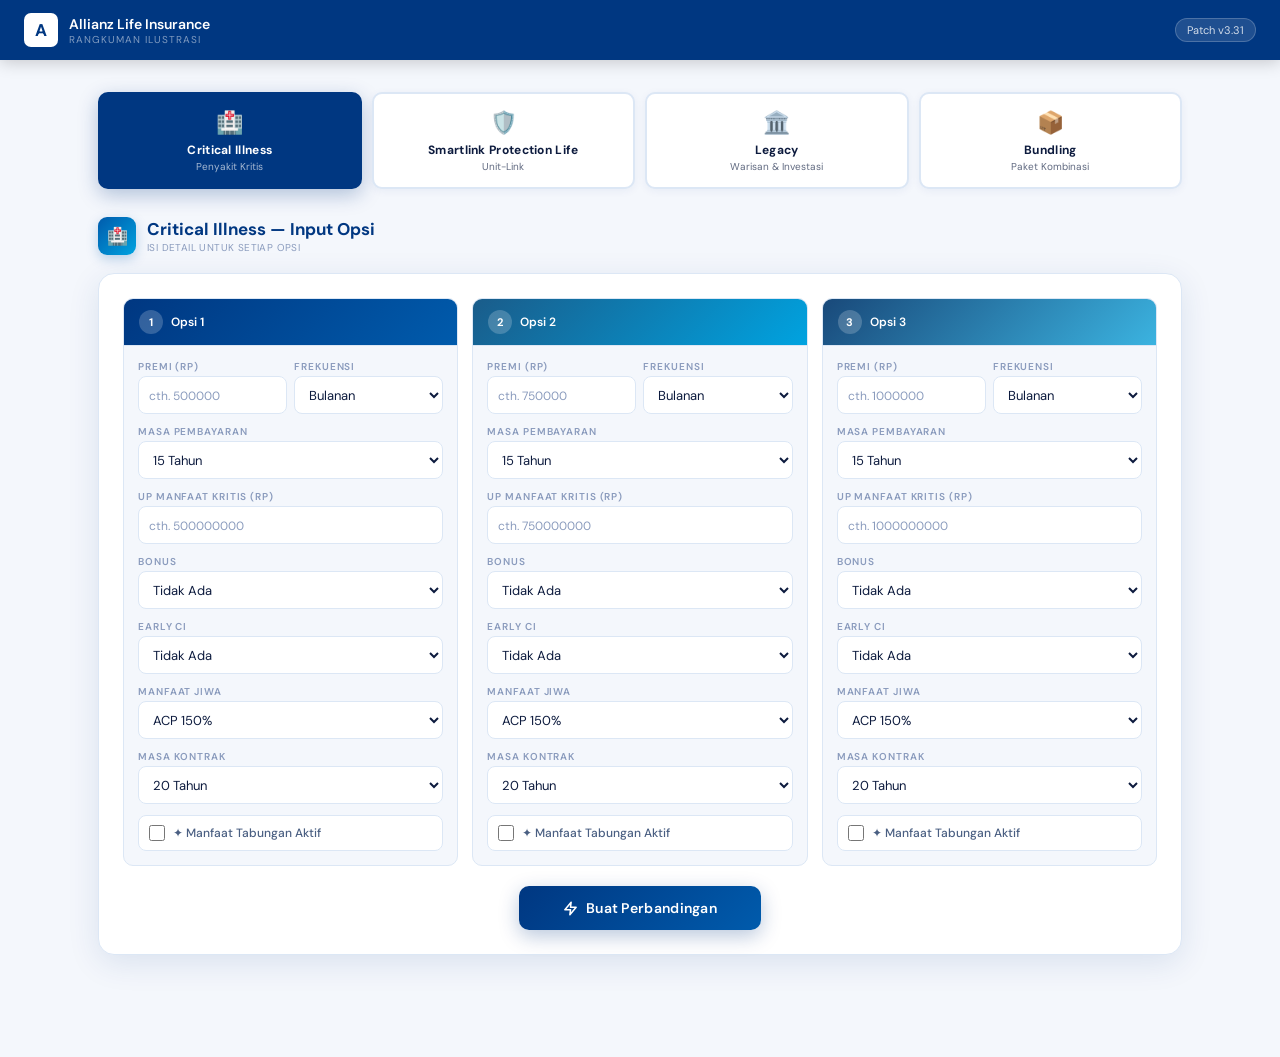
<file: indexbeta.html>
<!DOCTYPE html>
<html lang="id">
<head>
<meta charset="UTF-8"/>
<link rel="apple-touch-icon" sizes="1024x1024" href="./icon-1024x1024.png">
<link rel="manifest" href="./manifest.json">
<meta name="viewport" content="width=device-width, initial-scale=1.0"/>
<meta name="apple-mobile-web-app-capable" content="yes"/>
<meta name="apple-mobile-web-app-status-bar-style" content="black-translucent"/>
<meta name="apple-mobile-web-app-title" content="Venterprise APP"/>
<title>Proposal Tool</title>
<style>
@import url('https://fonts.googleapis.com/css2?family=DM+Sans:wght@300;400;500;600;700&display=swap');
:root{
  --blue:#003781;--blue-mid:#005BAC;--accent:#00A3E0;--blue-sky:#E8F1FB;
  --green:#1A9E6B;--green-bg:#DCFAED;--red:#D0021B;
  --gold:#C9A84C;--gold-bg:#FDF6E3;
  --bg:#F4F7FC;--card:#fff;--border:#DCE7F5;
  --text:#0D1B3E;--text2:#4A5F82;--text3:#8A9BBD;
  --sh:0 8px 32px rgba(0,55,129,.11);--sh-lg:0 20px 60px rgba(0,55,129,.15);
  --r:16px;--rsm:10px;
}
*,*::before,*::after{box-sizing:border-box;margin:0;padding:0}
body{font-family:'DM Sans',sans-serif;background:var(--bg);color:var(--text);min-height:100vh}

/* ── TOPBAR ── */
.topbar{background:var(--blue);height:60px;display:flex;align-items:center;justify-content:space-between;padding:0 24px;position:sticky;top:0;z-index:200;box-shadow:0 2px 16px rgba(0,0,0,.2)}
.tl{display:flex;align-items:center;gap:11px}
.lbox{width:34px;height:34px;background:#fff;border-radius:7px;display:flex;align-items:center;justify-content:center;font-size:17px;font-weight:700;color:var(--blue)}
.ttl{font-size:14px;font-weight:600;color:#fff}
.tsub{font-size:10px;color:rgba(255,255,255,.5);letter-spacing:1px;text-transform:uppercase}
.tbadge{background:rgba(255,255,255,.12);border:1px solid rgba(255,255,255,.2);color:rgba(255,255,255,.8);font-size:11px;padding:4px 11px;border-radius:20px}

/* ── PAGE ── */
.page{max-width:1120px;margin:0 auto;padding:32px 18px 80px}

/* ── PRODUCT TABS ── */
.prod-tabs{display:flex;gap:10px;margin-bottom:28px;flex-wrap:wrap}
.ptab{flex:1;min-width:120px;padding:14px 10px;border:2px solid var(--border);border-radius:var(--rsm);background:#fff;cursor:pointer;text-align:center;transition:all .18s;box-shadow:0 2px 8px rgba(0,55,129,.06)}
.ptab:hover{border-color:var(--blue-mid);transform:translateY(-1px)}
.ptab.active{border-color:var(--blue);background:var(--blue);color:#fff;box-shadow:0 6px 20px rgba(0,55,129,.28)}
.ptab-ico{font-size:22px;margin-bottom:5px}
.ptab-lbl{font-size:12px;font-weight:700;letter-spacing:.3px}
.ptab-sub{font-size:10px;opacity:.65;margin-top:2px}

/* ── SECTION HEADER ── */
.sec-hd{display:flex;align-items:center;gap:11px;margin-bottom:18px}
.sec-ico{width:38px;height:38px;border-radius:9px;background:linear-gradient(135deg,var(--blue-mid),var(--accent));display:flex;align-items:center;justify-content:center;font-size:17px;box-shadow:0 4px 12px rgba(0,91,172,.25)}
.sec-lbl{font-size:17px;font-weight:700;color:var(--blue)}
.sec-lbl small{display:block;font-size:10px;font-weight:400;color:var(--text3);letter-spacing:.4px;margin-top:1px}

/* ── CARD ── */
.card{background:#fff;border-radius:var(--r);box-shadow:var(--sh);border:1px solid var(--border);padding:24px;margin-bottom:22px}

/* ── OPTS GRID ── */
.opts-grid{display:grid;grid-template-columns:repeat(3,1fr);gap:14px}
.opt-col{background:var(--bg);border-radius:var(--rsm);border:1.5px solid var(--border);overflow:hidden;transition:border-color .18s,box-shadow .18s}
.opt-col:hover{border-color:var(--blue-mid);box-shadow:0 2px 10px rgba(0,55,129,.1)}
.opt-hd{padding:11px 15px;display:flex;align-items:center;gap:8px;border-bottom:1px solid var(--border)}
.opt-hd.c1{background:linear-gradient(135deg,var(--blue),var(--blue-mid))}
.opt-hd.c2{background:linear-gradient(135deg,#1a5c8a,var(--accent))}
.opt-hd.c3{background:linear-gradient(135deg,#19497a,#3bb3e0)}
.opt-num{width:24px;height:24px;border-radius:50%;background:rgba(255,255,255,.2);display:flex;align-items:center;justify-content:center;font-size:11px;font-weight:700;color:#fff}
.opt-title{font-size:12px;font-weight:600;color:#fff}
.opt-fields{padding:14px;display:flex;flex-direction:column;gap:11px}

/* ── FIELD ── */
.fld label{display:block;font-size:10px;font-weight:600;letter-spacing:.9px;text-transform:uppercase;color:var(--text3);margin-bottom:3px}
.fld input,.fld select{width:100%;height:38px;border:1.5px solid var(--border);border-radius:8px;padding:0 10px;font-family:'DM Sans',sans-serif;font-size:13px;color:var(--text);background:#fff;outline:none;transition:border-color .16s,box-shadow .16s}
.fld input:focus,.fld select:focus{border-color:var(--blue-mid);box-shadow:0 0 0 3px rgba(0,91,172,.08)}
.fld input::placeholder{color:var(--text3);font-size:12px}
.fld-row{display:grid;grid-template-columns:1fr 1fr;gap:7px}

/* ── CHECKBOX FIELD ── */
.chk-fld{display:flex;align-items:center;gap:8px;cursor:pointer;padding:9px 10px;border:1.5px solid var(--border);border-radius:8px;background:#fff;transition:border-color .16s,background .16s}
.chk-fld:hover{border-color:var(--blue-mid)}
.chk-fld.checked{border-color:var(--green);background:var(--green-bg)}
.chk-fld input[type=checkbox]{width:16px;height:16px;accent-color:var(--green);cursor:pointer;flex-shrink:0}
.chk-fld span{font-size:12px;font-weight:500;color:var(--text2)}

/* ── BTN ── */
.btn-row{display:flex;justify-content:center;margin-top:20px}
.btn-gen{background:linear-gradient(135deg,var(--blue),var(--blue-mid));color:#fff;border:none;border-radius:var(--rsm);padding:13px 44px;font-family:'DM Sans',sans-serif;font-size:14px;font-weight:600;cursor:pointer;letter-spacing:.3px;display:flex;align-items:center;gap:8px;box-shadow:0 6px 20px rgba(0,55,129,.28);transition:transform .14s,box-shadow .14s}
.btn-gen:hover{transform:translateY(-2px);box-shadow:0 10px 28px rgba(0,55,129,.36)}

/* ── PANEL VISIBILITY ── */
.prod-panel{display:none}
.prod-panel.active{display:block}

/* ── DIVIDER ── */
.divider{height:2px;background:linear-gradient(to right,transparent,var(--border),transparent);margin:32px 0;display:none}

/* ── RESULT ── */
.result-area{display:none}
.result-area.on{display:block}
.res-card{background:#fff;border-radius:20px;box-shadow:var(--sh-lg);border:1px solid var(--border);overflow:hidden}

/* Result header */
.res-hd{background:linear-gradient(135deg,var(--blue) 0%,var(--blue-mid) 60%,var(--accent) 100%);padding:28px 32px;position:relative;overflow:hidden}
.res-hd::before{content:'';position:absolute;top:-40px;right:-40px;width:160px;height:160px;border-radius:50%;background:rgba(255,255,255,.05)}
.res-logo-row{display:flex;align-items:center;gap:9px;margin-bottom:10px}
.res-logo-box{width:30px;height:30px;background:#fff;border-radius:6px;display:flex;align-items:center;justify-content:center;font-size:15px;font-weight:700;color:var(--blue)}
.res-logo-txt{font-size:10px;letter-spacing:2px;text-transform:uppercase;color:rgba(255,255,255,.6)}
.res-title{font-size:22px;font-weight:700;color:#fff;line-height:1.25;margin-bottom:4px}
.res-sub{font-size:12px;color:rgba(255,255,255,.5)}

/* Value pills */
.vpills{display:flex;gap:10px;padding:18px 32px;background:var(--blue-sky);border-bottom:1px solid var(--border);flex-wrap:wrap}
.vpill{display:flex;align-items:flex-start;gap:9px;background:#fff;border-radius:var(--rsm);padding:11px 14px;border:1.5px solid var(--border);box-shadow:0 2px 6px rgba(0,55,129,.06);flex:1;min-width:180px}
.vpill-ico{font-size:18px;margin-top:1px;flex-shrink:0}
.vpill-lbl{font-size:10px;font-weight:700;letter-spacing:.9px;text-transform:uppercase;color:var(--text3);margin-bottom:2px}
.vpill-txt{font-size:12px;font-weight:500;color:var(--text2);line-height:1.4}

/* Table */
.tbl-wrap{padding:24px 32px;overflow-x:auto}
.ctbl{width:100%;border-collapse:separate;border-spacing:0}
.ctbl thead tr{background:var(--blue)}
.ctbl thead th{padding:13px 16px;text-align:left;color:#fff;font-size:12px;font-weight:600;letter-spacing:.3px}
.ctbl thead th:first-child{border-radius:var(--rsm) 0 0 0}
.ctbl thead th:last-child{border-radius:0 var(--rsm) 0 0}
.ctbl thead th:nth-child(2){background:var(--blue-mid)}
.ctbl thead th:nth-child(3){background:#1a6ba0}
.ctbl thead th:nth-child(4){background:#1e7fbd}
.ctbl tbody tr:nth-child(even) td{background:#F8FAFD}
.ctbl tbody tr:nth-child(odd) td{background:#fff}
.ctbl tbody tr:hover td{background:var(--blue-sky);transition:background .1s}
.ctbl td{padding:13px 16px;border-bottom:1px solid var(--border);vertical-align:top}
.ctbl tbody tr:last-child td{border-bottom:none}
.row-lbl{display:flex;align-items:center;gap:6px;font-size:12px;font-weight:600;color:var(--text2);white-space:nowrap}
.cv{font-size:14px;font-weight:700;color:var(--text)}
.csub{font-size:11px;color:var(--text2);margin-top:3px;line-height:1.4}
.cnote{font-size:10px;color:var(--text3);margin-top:3px;font-style:italic}
.w-yes{display:inline-flex;align-items:center;gap:4px;color:var(--green);font-size:13px;font-weight:700}
.w-no{display:inline-flex;align-items:center;gap:4px;color:var(--red);font-size:13px;font-weight:700}

/* Daily row */
.daily-row td{background:linear-gradient(135deg,var(--blue-sky),#ddeeff)!important;border-top:2px solid var(--blue-mid)!important}
.daily-lbl{font-size:11px;font-weight:700;color:var(--blue);letter-spacing:.5px;text-transform:uppercase}
.daily-val{font-size:16px;font-weight:700;color:var(--blue-mid)}
.daily-sub{font-size:10px;color:var(--text3)}

/* Footer */
.res-ft{background:var(--blue);padding:16px 32px;display:flex;align-items:center;justify-content:space-between;flex-wrap:wrap;gap:6px}
.ft-disc{font-size:10px;color:rgba(255,255,255,.38);max-width:460px;line-height:1.5}
.ft-date{font-size:10px;color:rgba(255,255,255,.45)}

/* Action btns */
.act-btns{display:flex;gap:10px;justify-content:center;margin-top:20px;flex-wrap:wrap}
.btn-act{display:flex;align-items:center;gap:6px;border:none;border-radius:var(--rsm);padding:11px 22px;font-family:'DM Sans',sans-serif;font-size:13px;font-weight:600;cursor:pointer;transition:transform .13s}
.btn-act:hover{transform:translateY(-2px)}
.btn-print{background:#fff;color:var(--blue);border:2px solid var(--blue);box-shadow:0 2px 8px rgba(0,55,129,.1)}
.btn-pdf{background:linear-gradient(135deg,var(--blue),var(--accent));color:#fff;box-shadow:0 4px 14px rgba(0,55,129,.26)}
.btn-reset{background:#fff;color:var(--text2);border:2px solid var(--border)}

/* Anim */
@keyframes fadeUp{from{opacity:0;transform:translateY(16px)}to{opacity:1;transform:none}}
.fade{animation:fadeUp .38s ease both}
.d1{animation-delay:.07s}.d2{animation-delay:.14s}.d3{animation-delay:.2s}

/* Print */
@media print{
  body{background:#fff}
  .topbar,.prod-tabs,.input-section,.divider,.act-btns{display:none!important}
  .result-area{display:block!important}
  .page{padding:0;max-width:100%}
  .res-card{box-shadow:none;border:none}
  .res-hd,.ctbl thead,.vpills,.res-ft,.daily-row td{-webkit-print-color-adjust:exact;print-color-adjust:exact}
}

/* Responsive */
@media(max-width:860px){
  .opts-grid{grid-template-columns:1fr}
  .prod-tabs{gap:7px}
  .ptab{min-width:calc(50% - 4px)}
  .tbl-wrap{padding:14px}
  .vpills{padding:13px}
  .res-hd{padding:20px 16px}
  .res-ft{padding:13px 16px}
  .topbar{padding:0 13px}
  .tbadge{display:none}
}
</style>
</head>
<body>

<nav class="topbar">
  <div class="tl">
    <div class="lbox">A</div>
    <div>
      <div class="ttl">Allianz Life Insurance</div>
      <div class="tsub">Rangkuman Ilustrasi</div>
    </div>
  </div>
  <div class="tbadge">Patch v3.31</div>
</nav>

<div class="page">

  <!-- ═══ PRODUCT TABS ═══ -->
  <div class="prod-tabs">
    <div class="ptab active" onclick="switchTab('ci')">
      <div class="ptab-ico">🏥</div>
      <div class="ptab-lbl">Critical Illness</div>
      <div class="ptab-sub">Penyakit Kritis</div>
    </div>
    <div class="ptab" onclick="switchTab('spl')">
      <div class="ptab-ico">🛡️</div>
      <div class="ptab-lbl">Smartlink Protection Life</div>
      <div class="ptab-sub">Unit-Link</div>
    </div>
    <div class="ptab" onclick="switchTab('legacy')">
      <div class="ptab-ico">🏛️</div>
      <div class="ptab-lbl">Legacy</div>
      <div class="ptab-sub">Warisan & Investasi</div>
    </div>
    <div class="ptab" onclick="switchTab('bundling')">
      <div class="ptab-ico">📦</div>
      <div class="ptab-lbl">Bundling</div>
      <div class="ptab-sub">Paket Kombinasi</div>
    </div>
  </div>

  <!-- ══════════════════════════════════════════════ -->
  <!-- PANEL 1: CRITICAL ILLNESS                      -->
  <!-- ══════════════════════════════════════════════ -->
  <div class="prod-panel active" id="panel-ci">
    <div class="input-section">
      <div class="sec-hd">
        <div class="sec-ico">🏥</div>
        <div class="sec-lbl">Critical Illness — Input Opsi<small>ISI DETAIL UNTUK SETIAP OPSI</small></div>
      </div>
      <div class="card">
        <div class="opts-grid">

          <!-- CI OPT 1 -->
          <div class="opt-col">
            <div class="opt-hd c1"><div class="opt-num">1</div><div class="opt-title">Opsi 1</div></div>
            <div class="opt-fields">
              <div class="fld-row">
                <div class="fld"><label>Premi (Rp)</label><input type="number" id="ci-p1" placeholder="cth. 500000" min="0"/></div>
                <div class="fld"><label>Frekuensi</label>
                  <select id="ci-f1">
                    <option value="12">Bulanan</option>
                    <option value="4">Kuartalan</option>
                    <option value="2">Semesteran</option>
                    <option value="1">Tahunan</option>
                  </select>
                </div>
              </div>
              <div class="fld"><label>Masa Pembayaran</label>
                <select id="ci-mp1">
                  <option value="5">5 Tahun</option>
                  <option value="10">10 Tahun</option>
                  <option value="15" selected>15 Tahun</option>
                </select>
              </div>
              <div class="fld"><label>UP Manfaat Kritis (Rp)</label><input type="number" id="ci-up1" placeholder="cth. 500000000" min="0"/></div>
              <div class="fld"><label>Bonus</label>
                <select id="ci-bonus1">
                  <option value="none">Tidak Ada</option>
                  <option value="acp">ACP 50%</option>
                  <option value="hasanah">Hasanah Booster</option>
                </select>
              </div>
              <div class="fld"><label>Early CI</label>
                <select id="ci-early1">
                  <option value="0">Tidak Ada</option>
                  <option value="25">Early CI 25%</option>
                  <option value="50">Early CI 50%</option>
                </select>
              </div>
              <div class="fld"><label>Manfaat Jiwa</label>
                <select id="ci-jiwa1">
                  <option value="acp150">ACP 150%</option>
                  <option value="hasanah">Hasanah</option>
                </select>
              </div>
              <div class="fld"><label>Masa Kontrak</label>
                <select id="ci-mk1">
                  <option value="20">20 Tahun</option>
                  <option value="30">30 Tahun</option>
                </select>
              </div>
              <label class="chk-fld" id="chk-ci-tab1" onclick="toggleChk(this)">
                <input type="checkbox" id="ci-tab1"/>
                <span>✦ Manfaat Tabungan Aktif</span>
              </label>
            </div>
          </div>

          <!-- CI OPT 2 -->
          <div class="opt-col">
            <div class="opt-hd c2"><div class="opt-num">2</div><div class="opt-title">Opsi 2</div></div>
            <div class="opt-fields">
              <div class="fld-row">
                <div class="fld"><label>Premi (Rp)</label><input type="number" id="ci-p2" placeholder="cth. 750000" min="0"/></div>
                <div class="fld"><label>Frekuensi</label>
                  <select id="ci-f2">
                    <option value="12">Bulanan</option>
                    <option value="4">Kuartalan</option>
                    <option value="2">Semesteran</option>
                    <option value="1">Tahunan</option>
                  </select>
                </div>
              </div>
              <div class="fld"><label>Masa Pembayaran</label>
                <select id="ci-mp2">
                  <option value="5">5 Tahun</option>
                  <option value="10">10 Tahun</option>
                  <option value="15" selected>15 Tahun</option>
                </select>
              </div>
              <div class="fld"><label>UP Manfaat Kritis (Rp)</label><input type="number" id="ci-up2" placeholder="cth. 750000000" min="0"/></div>
              <div class="fld"><label>Bonus</label>
                <select id="ci-bonus2">
                  <option value="none">Tidak Ada</option>
                  <option value="acp">ACP 50%</option>
                  <option value="hasanah">Hasanah Booster</option>
                </select>
              </div>
              <div class="fld"><label>Early CI</label>
                <select id="ci-early2">
                  <option value="0">Tidak Ada</option>
                  <option value="25">Early CI 25%</option>
                  <option value="50">Early CI 50%</option>
                </select>
              </div>
              <div class="fld"><label>Manfaat Jiwa</label>
                <select id="ci-jiwa2">
                  <option value="acp150">ACP 150%</option>
                  <option value="hasanah">Hasanah</option>
                </select>
              </div>
              <div class="fld"><label>Masa Kontrak</label>
                <select id="ci-mk2">
                  <option value="20">20 Tahun</option>
                  <option value="30">30 Tahun</option>
                </select>
              </div>
              <label class="chk-fld" id="chk-ci-tab2" onclick="toggleChk(this)">
                <input type="checkbox" id="ci-tab2"/>
                <span>✦ Manfaat Tabungan Aktif</span>
              </label>
            </div>
          </div>

          <!-- CI OPT 3 -->
          <div class="opt-col">
            <div class="opt-hd c3"><div class="opt-num">3</div><div class="opt-title">Opsi 3</div></div>
            <div class="opt-fields">
              <div class="fld-row">
                <div class="fld"><label>Premi (Rp)</label><input type="number" id="ci-p3" placeholder="cth. 1000000" min="0"/></div>
                <div class="fld"><label>Frekuensi</label>
                  <select id="ci-f3">
                    <option value="12">Bulanan</option>
                    <option value="4">Kuartalan</option>
                    <option value="2">Semesteran</option>
                    <option value="1">Tahunan</option>
                  </select>
                </div>
              </div>
              <div class="fld"><label>Masa Pembayaran</label>
                <select id="ci-mp3">
                  <option value="5">5 Tahun</option>
                  <option value="10">10 Tahun</option>
                  <option value="15" selected>15 Tahun</option>
                </select>
              </div>
              <div class="fld"><label>UP Manfaat Kritis (Rp)</label><input type="number" id="ci-up3" placeholder="cth. 1000000000" min="0"/></div>
              <div class="fld"><label>Bonus</label>
                <select id="ci-bonus3">
                  <option value="none">Tidak Ada</option>
                  <option value="acp">ACP 50%</option>
                  <option value="hasanah">Hasanah Booster</option>
                </select>
              </div>
              <div class="fld"><label>Early CI</label>
                <select id="ci-early3">
                  <option value="0">Tidak Ada</option>
                  <option value="25">Early CI 25%</option>
                  <option value="50">Early CI 50%</option>
                </select>
              </div>
              <div class="fld"><label>Manfaat Jiwa</label>
                <select id="ci-jiwa3">
                  <option value="acp150">ACP 150%</option>
                  <option value="hasanah">Hasanah</option>
                </select>
              </div>
              <div class="fld"><label>Masa Kontrak</label>
                <select id="ci-mk3">
                  <option value="20">20 Tahun</option>
                  <option value="30">30 Tahun</option>
                </select>
              </div>
              <label class="chk-fld" id="chk-ci-tab3" onclick="toggleChk(this)">
                <input type="checkbox" id="ci-tab3"/>
                <span>✦ Manfaat Tabungan Aktif</span>
              </label>
            </div>
          </div>
        </div>
        <div class="btn-row">
          <button class="btn-gen" onclick="generateCI()">
            <svg width="15" height="15" viewBox="0 0 24 24" fill="none" stroke="currentColor" stroke-width="2.5" stroke-linecap="round" stroke-linejoin="round"><polyline points="13 2 3 14 12 14 11 22 21 10 12 10 13 2"></polyline></svg>
            Buat Perbandingan
          </button>
        </div>
      </div>
    </div>

    <div class="divider" id="ci-divider"></div>
    <div class="result-area" id="ci-result">
      <div class="sec-hd fade"><div class="sec-ico">📊</div><div class="sec-lbl">Hasil Perbandingan — Critical Illness<small>SIAP SCREENSHOT ATAU CETAK</small></div></div>
      <div class="res-card fade d1">
        <div class="res-hd">
          <div class="res-logo-row"><div class="res-logo-box">A</div><div class="res-logo-txt">Allianz — Critical Illness Proposal</div></div>
          <div class="res-title">Perbandingan Proteksi<br>Penyakit Kritis</div>
          <div class="res-sub" id="ci-res-sub">—</div>
        </div>
        <div class="vpills fade d2">
          <div class="vpill"><div class="vpill-ico">🏥</div><div><div class="vpill-lbl">77 Jenis Penyakit Kritis</div><div class="vpill-txt">Perlindungan menyeluruh dari diagnosa hingga pengobatan.</div></div></div>
          <div class="vpill"><div class="vpill-ico">💰</div><div><div class="vpill-lbl">Finansial Terjaga</div><div class="vpill-txt">Saat kritis, biaya ditanggung — keluarga tidak ikut terbebani.</div></div></div>
          <div class="vpill"><div class="vpill-ico">🛡️</div><div><div class="vpill-lbl">Perlindungan Jiwa</div><div class="vpill-txt">Keluarga tetap melanjutkan hidup dengan standar yang sama.</div></div></div>
        </div>
        <div class="tbl-wrap fade d3"><table class="ctbl"><thead><tr><th>Manfaat</th><th>Opsi 1</th><th>Opsi 2</th><th>Opsi 3</th></tr></thead><tbody id="ci-tbody"></tbody></table></div>
        <div class="res-ft"><div class="ft-disc">Perbandingan ini disiapkan oleh agen Allianz. Detail manfaat mengacu pada kontrak polis yang berlaku.</div><div class="ft-date" id="ci-ft-date">—</div></div>
      </div>
      <div class="act-btns">
        <button class="btn-act btn-reset" onclick="resetResult('ci')">↩ Edit</button>
        <button class="btn-act btn-print" onclick="window.print()">🖨️ Cetak</button>
        <button class="btn-act btn-pdf" onclick="unduhPDF('Critical Illness')">📄 Unduh PDF</button>
      </div>
    </div>
  </div>

  <!-- ══════════════════════════════════════════════ -->
  <!-- PANEL 2: SMARTLINK PROTECTION LIFE             -->
  <!-- ══════════════════════════════════════════════ -->
  <div class="prod-panel" id="panel-spl">
    <div class="input-section">
      <div class="sec-hd">
        <div class="sec-ico">🛡️</div>
        <div class="sec-lbl">Smartlink Protection Life — Input Opsi<small>ISI DETAIL UNTUK SETIAP OPSI</small></div>
      </div>
      <div class="card">
        <div class="opts-grid">

          <!-- SPL OPT 1 -->
          <div class="opt-col">
            <div class="opt-hd c1"><div class="opt-num">1</div><div class="opt-title">Opsi 1</div></div>
            <div class="opt-fields">
              <div class="fld-row">
                <div class="fld"><label>Premi (Rp)</label><input type="number" id="spl-p1" placeholder="cth. 500000" min="0"/></div>
                <div class="fld"><label>Frekuensi</label>
                  <select id="spl-f1">
                    <option value="12">Bulanan</option>
                    <option value="4">Kuartalan</option>
                    <option value="2">Semesteran</option>
                    <option value="1">Tahunan</option>
                  </select>
                </div>
              </div>
              <div class="fld"><label>Proteksi Jiwa (Rp)</label><input type="number" id="spl-j1" placeholder="cth. 500000000" min="0"/></div>
              <div class="fld"><label>Penyakit Kritis (Rp)</label><input type="number" id="spl-k1" placeholder="cth. 250000000" min="0"/></div>
              <div class="fld"><label>Kecelakaan (Rp)</label><input type="number" id="spl-a1" placeholder="opsional" min="0"/></div>
              <label class="chk-fld" id="chk-spl-bp1" onclick="toggleChk(this)">
                <input type="checkbox" id="spl-bp1"/>
                <span>✦ Bebas Premi Aktif</span>
              </label>
            </div>
          </div>

          <!-- SPL OPT 2 -->
          <div class="opt-col">
            <div class="opt-hd c2"><div class="opt-num">2</div><div class="opt-title">Opsi 2</div></div>
            <div class="opt-fields">
              <div class="fld-row">
                <div class="fld"><label>Premi (Rp)</label><input type="number" id="spl-p2" placeholder="cth. 750000" min="0"/></div>
                <div class="fld"><label>Frekuensi</label>
                  <select id="spl-f2">
                    <option value="12">Bulanan</option>
                    <option value="4">Kuartalan</option>
                    <option value="2">Semesteran</option>
                    <option value="1">Tahunan</option>
                  </select>
                </div>
              </div>
              <div class="fld"><label>Proteksi Jiwa (Rp)</label><input type="number" id="spl-j2" placeholder="cth. 750000000" min="0"/></div>
              <div class="fld"><label>Penyakit Kritis (Rp)</label><input type="number" id="spl-k2" placeholder="cth. 400000000" min="0"/></div>
              <div class="fld"><label>Kecelakaan (Rp)</label><input type="number" id="spl-a2" placeholder="opsional" min="0"/></div>
              <label class="chk-fld" id="chk-spl-bp2" onclick="toggleChk(this)">
                <input type="checkbox" id="spl-bp2"/>
                <span>✦ Bebas Premi Aktif</span>
              </label>
            </div>
          </div>

          <!-- SPL OPT 3 -->
          <div class="opt-col">
            <div class="opt-hd c3"><div class="opt-num">3</div><div class="opt-title">Opsi 3</div></div>
            <div class="opt-fields">
              <div class="fld-row">
                <div class="fld"><label>Premi (Rp)</label><input type="number" id="spl-p3" placeholder="cth. 1000000" min="0"/></div>
                <div class="fld"><label>Frekuensi</label>
                  <select id="spl-f3">
                    <option value="12">Bulanan</option>
                    <option value="4">Kuartalan</option>
                    <option value="2">Semesteran</option>
                    <option value="1">Tahunan</option>
                  </select>
                </div>
              </div>
              <div class="fld"><label>Proteksi Jiwa (Rp)</label><input type="number" id="spl-j3" placeholder="cth. 1000000000" min="0"/></div>
              <div class="fld"><label>Penyakit Kritis (Rp)</label><input type="number" id="spl-k3" placeholder="cth. 600000000" min="0"/></div>
              <div class="fld"><label>Kecelakaan (Rp)</label><input type="number" id="spl-a3" placeholder="opsional" min="0"/></div>
              <label class="chk-fld" id="chk-spl-bp3" onclick="toggleChk(this)">
                <input type="checkbox" id="spl-bp3"/>
                <span>✦ Bebas Premi Aktif</span>
              </label>
            </div>
          </div>
        </div>
        <div class="btn-row">
          <button class="btn-gen" onclick="generateSPL()">
            <svg width="15" height="15" viewBox="0 0 24 24" fill="none" stroke="currentColor" stroke-width="2.5" stroke-linecap="round" stroke-linejoin="round"><polyline points="13 2 3 14 12 14 11 22 21 10 12 10 13 2"></polyline></svg>
            Buat Perbandingan
          </button>
        </div>
      </div>
    </div>
    <div class="divider" id="spl-divider"></div>
    <div class="result-area" id="spl-result">
      <div class="sec-hd fade"><div class="sec-ico">📊</div><div class="sec-lbl">Hasil Perbandingan — Smartlink Protection Life<small>SIAP SCREENSHOT ATAU CETAK</small></div></div>
      <div class="res-card fade d1">
        <div class="res-hd">
          <div class="res-logo-row"><div class="res-logo-box">A</div><div class="res-logo-txt">Allianz — Smartlink Protection Life</div></div>
          <div class="res-title">Perbandingan Proteksi<br>Jiwa & Kritis</div>
          <div class="res-sub" id="spl-res-sub">—</div>
        </div>
        <div class="vpills fade d2">
          <div class="vpill"><div class="vpill-ico">🛡️</div><div><div class="vpill-lbl">Proteksi Jiwa</div><div class="vpill-txt">Keluarga tetap melanjutkan hidup tanpa menurunkan standar.</div></div></div>
          <div class="vpill"><div class="vpill-ico">🏥</div><div><div class="vpill-lbl">Penyakit Kritis</div><div class="vpill-txt">Biaya pengobatan tidak membebani keuangan keluarga.</div></div></div>
          <div class="vpill"><div class="vpill-ico">✅</div><div><div class="vpill-lbl">Bebas Premi</div><div class="vpill-txt">Perlindungan tetap aktif meski kondisi keuangan berubah.</div></div></div>
        </div>
        <div class="tbl-wrap fade d3"><table class="ctbl"><thead><tr><th>Manfaat</th><th>Opsi 1</th><th>Opsi 2</th><th>Opsi 3</th></tr></thead><tbody id="spl-tbody"></tbody></table></div>
        <div class="res-ft"><div class="ft-disc">Perbandingan ini disiapkan oleh agen Alliaz Anda. Detail manfaat mengacu pada kontrak polis yang berlaku.</div><div class="ft-date" id="spl-ft-date">—</div></div>
      </div>
      <div class="act-btns">
        <button class="btn-act btn-reset" onclick="resetResult('spl')">↩ Edit</button>
        <button class="btn-act btn-print" onclick="window.print()">🖨️ Cetak</button>
        <button class="btn-act btn-pdf" onclick="unduhPDF('Smartlink Protection Life')">📄 Unduh PDF</button>
      </div>
    </div>
  </div>

  <!-- ══════════════════════════════════════════════ -->
  <!-- PANEL 3: LEGACY                                -->
  <!-- ══════════════════════════════════════════════ -->
  <div class="prod-panel" id="panel-legacy">
    <div class="input-section">
      <div class="sec-hd">
        <div class="sec-ico">🏛️</div>
        <div class="sec-lbl">Legacy — Input Opsi<small>WARISAN, INVESTASI & PERLINDUNGAN JANGKA PANJANG</small></div>
      </div>
      <div class="card">
        <div class="opts-grid">

          <!-- LEGACY OPT 1 -->
          <div class="opt-col">
            <div class="opt-hd c1"><div class="opt-num">1</div><div class="opt-title">Opsi 1</div></div>
            <div class="opt-fields">
              <div class="fld-row">
                <div class="fld"><label>Premi (Rp)</label><input type="number" id="leg-p1" placeholder="cth. 1000000" min="0"/></div>
                <div class="fld"><label>Frekuensi</label>
                  <select id="leg-f1">
                    <option value="12">Bulanan</option>
                    <option value="4">Kuartalan</option>
                    <option value="2">Semesteran</option>
                    <option value="1">Tahunan</option>
                  </select>
                </div>
              </div>
              <div class="fld"><label>Masa Pembayaran</label>
                <select id="leg-mp1">
                  <option value="5">5 Tahun</option>
                  <option value="10">10 Tahun</option>
                  <option value="15">15 Tahun</option>
                </select>
              </div>
              <div class="fld"><label>Uang Pertanggungan Jiwa (Rp)</label><input type="number" id="leg-j1" placeholder="cth. 1000000000" min="0"/></div>
              <div class="fld"><label>Target Warisan / Nilai Investasi (Rp)</label><input type="number" id="leg-inv1" placeholder="cth. 2000000000" min="0"/></div>
              <div class="fld"><label>Masa Kontrak</label>
                <select id="leg-mk1">
                  <option value="20">20 Tahun</option>
                  <option value="30">30 Tahun</option>
                  <option value="99">Seumur Hidup</option>
                </select>
              </div>
              <label class="chk-fld" id="chk-leg-ci1" onclick="toggleChk(this)">
                <input type="checkbox" id="leg-ci1"/>
                <span>✦ Rider Penyakit Kritis</span>
              </label>
              <label class="chk-fld" id="chk-leg-bp1" onclick="toggleChk(this)">
                <input type="checkbox" id="leg-bp1"/>
                <span>✦ Bebas Premi</span>
              </label>
            </div>
          </div>

          <!-- LEGACY OPT 2 -->
          <div class="opt-col">
            <div class="opt-hd c2"><div class="opt-num">2</div><div class="opt-title">Opsi 2</div></div>
            <div class="opt-fields">
              <div class="fld-row">
                <div class="fld"><label>Premi (Rp)</label><input type="number" id="leg-p2" placeholder="cth. 2000000" min="0"/></div>
                <div class="fld"><label>Frekuensi</label>
                  <select id="leg-f2">
                    <option value="12">Bulanan</option>
                    <option value="4">Kuartalan</option>
                    <option value="2">Semesteran</option>
                    <option value="1">Tahunan</option>
                  </select>
                </div>
              </div>
              <div class="fld"><label>Masa Pembayaran</label>
                <select id="leg-mp2">
                  <option value="5">5 Tahun</option>
                  <option value="10" selected>10 Tahun</option>
                  <option value="15">15 Tahun</option>
                </select>
              </div>
              <div class="fld"><label>Uang Pertanggungan Jiwa (Rp)</label><input type="number" id="leg-j2" placeholder="cth. 2000000000" min="0"/></div>
              <div class="fld"><label>Target Warisan / Nilai Investasi (Rp)</label><input type="number" id="leg-inv2" placeholder="cth. 4000000000" min="0"/></div>
              <div class="fld"><label>Masa Kontrak</label>
                <select id="leg-mk2">
                  <option value="20">20 Tahun</option>
                  <option value="30">30 Tahun</option>
                  <option value="99">Seumur Hidup</option>
                </select>
              </div>
              <label class="chk-fld" id="chk-leg-ci2" onclick="toggleChk(this)">
                <input type="checkbox" id="leg-ci2"/>
                <span>✦ Rider Penyakit Kritis</span>
              </label>
              <label class="chk-fld" id="chk-leg-bp2" onclick="toggleChk(this)">
                <input type="checkbox" id="leg-bp2"/>
                <span>✦ Bebas Premi</span>
              </label>
            </div>
          </div>

          <!-- LEGACY OPT 3 -->
          <div class="opt-col">
            <div class="opt-hd c3"><div class="opt-num">3</div><div class="opt-title">Opsi 3</div></div>
            <div class="opt-fields">
              <div class="fld-row">
                <div class="fld"><label>Premi (Rp)</label><input type="number" id="leg-p3" placeholder="cth. 3000000" min="0"/></div>
                <div class="fld"><label>Frekuensi</label>
                  <select id="leg-f3">
                    <option value="12">Bulanan</option>
                    <option value="4">Kuartalan</option>
                    <option value="2">Semesteran</option>
                    <option value="1">Tahunan</option>
                  </select>
                </div>
              </div>
              <div class="fld"><label>Masa Pembayaran</label>
                <select id="leg-mp3">
                  <option value="5">5 Tahun</option>
                  <option value="10">10 Tahun</option>
                  <option value="15" selected>15 Tahun</option>
                </select>
              </div>
              <div class="fld"><label>Uang Pertanggungan Jiwa (Rp)</label><input type="number" id="leg-j3" placeholder="cth. 3000000000" min="0"/></div>
              <div class="fld"><label>Target Warisan / Nilai Investasi (Rp)</label><input type="number" id="leg-inv3" placeholder="cth. 6000000000" min="0"/></div>
              <div class="fld"><label>Masa Kontrak</label>
                <select id="leg-mk3">
                  <option value="20">20 Tahun</option>
                  <option value="30">30 Tahun</option>
                  <option value="99">Seumur Hidup</option>
                </select>
              </div>
              <label class="chk-fld" id="chk-leg-ci3" onclick="toggleChk(this)">
                <input type="checkbox" id="leg-ci3"/>
                <span>✦ Rider Penyakit Kritis</span>
              </label>
              <label class="chk-fld" id="chk-leg-bp3" onclick="toggleChk(this)">
                <input type="checkbox" id="leg-bp3"/>
                <span>✦ Bebas Premi</span>
              </label>
            </div>
          </div>
        </div>
        <div class="btn-row">
          <button class="btn-gen" onclick="generateLegacy()">
            <svg width="15" height="15" viewBox="0 0 24 24" fill="none" stroke="currentColor" stroke-width="2.5" stroke-linecap="round" stroke-linejoin="round"><polyline points="13 2 3 14 12 14 11 22 21 10 12 10 13 2"></polyline></svg>
            Buat Perbandingan
          </button>
        </div>
      </div>
    </div>
    <div class="divider" id="legacy-divider"></div>
    <div class="result-area" id="legacy-result">
      <div class="sec-hd fade"><div class="sec-ico">📊</div><div class="sec-lbl">Hasil Perbandingan — Legacy<small>SIAP SCREENSHOT ATAU CETAK</small></div></div>
      <div class="res-card fade d1">
        <div class="res-hd" style="background:linear-gradient(135deg,#1a2a4a 0%,#003781 55%,#C9A84C 100%)">
          <div class="res-logo-row"><div class="res-logo-box">A</div><div class="res-logo-txt">Allianz — Legacy Planning</div></div>
          <div class="res-title">Perbandingan Rencana<br>Warisan & Perlindungan</div>
          <div class="res-sub" id="legacy-res-sub">—</div>
        </div>
        <div class="vpills fade d2">
          <div class="vpill"><div class="vpill-ico">🏛️</div><div><div class="vpill-lbl">Warisan Terencana</div><div class="vpill-txt">Pastikan aset dan nilai hidup Anda diwariskan dengan bermartabat.</div></div></div>
          <div class="vpill"><div class="vpill-ico">📈</div><div><div class="vpill-lbl">Nilai Tumbuh</div><div class="vpill-txt">Premi bekerja sebagai investasi jangka panjang yang terproteksi.</div></div></div>
          <div class="vpill"><div class="vpill-ico">🛡️</div><div><div class="vpill-lbl">Proteksi Jiwa Penuh</div><div class="vpill-txt">Keluarga terlindungi di setiap fase kehidupan.</div></div></div>
        </div>
        <div class="tbl-wrap fade d3"><table class="ctbl"><thead><tr><th>Manfaat</th><th>Opsi 1</th><th>Opsi 2</th><th>Opsi 3</th></tr></thead><tbody id="legacy-tbody"></tbody></table></div>
        <div class="res-ft"><div class="ft-disc">Proyeksi warisan bersifat ilustrasi. Nilai aktual bergantung pada kinerja investasi dan ketentuan polis.</div><div class="ft-date" id="legacy-ft-date">—</div></div>
      </div>
      <div class="act-btns">
        <button class="btn-act btn-reset" onclick="resetResult('legacy')">↩ Edit</button>
        <button class="btn-act btn-print" onclick="window.print()">🖨️ Cetak</button>
        <button class="btn-act btn-pdf" onclick="unduhPDF('Legacy')">📄 Unduh PDF</button>
      </div>
    </div>
  </div>

  <!-- ══════════════════════════════════════════════ -->
  <!-- PANEL 4: BUNDLING                              -->
  <!-- ══════════════════════════════════════════════ -->
  <div class="prod-panel" id="panel-bundling">
    <div class="input-section">
      <div class="sec-hd">
        <div class="sec-ico">📦</div>
        <div class="sec-lbl">Bundling — Input Opsi<small>PAKET KOMBINASI PROTEKSI</small></div>
      </div>
      <div class="card">
        <div class="opts-grid">

          <!-- BUNDLING OPT 1 -->
          <div class="opt-col">
            <div class="opt-hd c1"><div class="opt-num">1</div><div class="opt-title">Opsi 1</div></div>
            <div class="opt-fields">
              <div class="fld-row">
                <div class="fld"><label>Premi (Rp)</label><input type="number" id="bun-p1" placeholder="cth. 800000" min="0"/></div>
                <div class="fld"><label>Frekuensi</label>
                  <select id="bun-f1">
                    <option value="12">Bulanan</option>
                    <option value="4">Kuartalan</option>
                    <option value="2">Semesteran</option>
                    <option value="1">Tahunan</option>
                  </select>
                </div>
              </div>
              <div class="fld"><label>Proteksi Jiwa (Rp)</label><input type="number" id="bun-j1" placeholder="cth. 500000000" min="0"/></div>
              <div class="fld"><label>Penyakit Kritis (Rp)</label><input type="number" id="bun-k1" placeholder="cth. 250000000" min="0"/></div>
              <div class="fld"><label>Nama Paket</label><input type="text" id="bun-nama1" placeholder="cth. Paket Dasar"/></div>
              <label class="chk-fld" id="chk-bun-acc1" onclick="toggleChk(this)">
                <input type="checkbox" id="bun-acc1"/>
                <span>✦ Rider Kecelakaan</span>
              </label>
              <label class="chk-fld" id="chk-bun-bp1" onclick="toggleChk(this)">
                <input type="checkbox" id="bun-bp1"/>
                <span>✦ Bebas Premi</span>
              </label>
              <label class="chk-fld" id="chk-bun-tab1" onclick="toggleChk(this)">
                <input type="checkbox" id="bun-tab1"/>
                <span>✦ Manfaat Tabungan</span>
              </label>
            </div>
          </div>

          <!-- BUNDLING OPT 2 -->
          <div class="opt-col">
            <div class="opt-hd c2"><div class="opt-num">2</div><div class="opt-title">Opsi 2</div></div>
            <div class="opt-fields">
              <div class="fld-row">
                <div class="fld"><label>Premi (Rp)</label><input type="number" id="bun-p2" placeholder="cth. 1200000" min="0"/></div>
                <div class="fld"><label>Frekuensi</label>
                  <select id="bun-f2">
                    <option value="12">Bulanan</option>
                    <option value="4">Kuartalan</option>
                    <option value="2">Semesteran</option>
                    <option value="1">Tahunan</option>
                  </select>
                </div>
              </div>
              <div class="fld"><label>Proteksi Jiwa (Rp)</label><input type="number" id="bun-j2" placeholder="cth. 750000000" min="0"/></div>
              <div class="fld"><label>Penyakit Kritis (Rp)</label><input type="number" id="bun-k2" placeholder="cth. 400000000" min="0"/></div>
              <div class="fld"><label>Nama Paket</label><input type="text" id="bun-nama2" placeholder="cth. Paket Menengah"/></div>
              <label class="chk-fld" id="chk-bun-acc2" onclick="toggleChk(this)">
                <input type="checkbox" id="bun-acc2"/>
                <span>✦ Rider Kecelakaan</span>
              </label>
              <label class="chk-fld" id="chk-bun-bp2" onclick="toggleChk(this)">
                <input type="checkbox" id="bun-bp2"/>
                <span>✦ Bebas Premi</span>
              </label>
              <label class="chk-fld" id="chk-bun-tab2" onclick="toggleChk(this)">
                <input type="checkbox" id="bun-tab2"/>
                <span>✦ Manfaat Tabungan</span>
              </label>
            </div>
          </div>

          <!-- BUNDLING OPT 3 -->
          <div class="opt-col">
            <div class="opt-hd c3"><div class="opt-num">3</div><div class="opt-title">Opsi 3</div></div>
            <div class="opt-fields">
              <div class="fld-row">
                <div class="fld"><label>Premi (Rp)</label><input type="number" id="bun-p3" placeholder="cth. 2000000" min="0"/></div>
                <div class="fld"><label>Frekuensi</label>
                  <select id="bun-f3">
                    <option value="12">Bulanan</option>
                    <option value="4">Kuartalan</option>
                    <option value="2">Semesteran</option>
                    <option value="1">Tahunan</option>
                  </select>
                </div>
              </div>
              <div class="fld"><label>Proteksi Jiwa (Rp)</label><input type="number" id="bun-j3" placeholder="cth. 1000000000" min="0"/></div>
              <div class="fld"><label>Penyakit Kritis (Rp)</label><input type="number" id="bun-k3" placeholder="cth. 600000000" min="0"/></div>
              <div class="fld"><label>Nama Paket</label><input type="text" id="bun-nama3" placeholder="cth. Paket Premium"/></div>
              <label class="chk-fld" id="chk-bun-acc3" onclick="toggleChk(this)">
                <input type="checkbox" id="bun-acc3"/>
                <span>✦ Rider Kecelakaan</span>
              </label>
              <label class="chk-fld" id="chk-bun-bp3" onclick="toggleChk(this)">
                <input type="checkbox" id="bun-bp3"/>
                <span>✦ Bebas Premi</span>
              </label>
              <label class="chk-fld" id="chk-bun-tab3" onclick="toggleChk(this)">
                <input type="checkbox" id="bun-tab3"/>
                <span>✦ Manfaat Tabungan</span>
              </label>
            </div>
          </div>
        </div>
        <div class="btn-row">
          <button class="btn-gen" onclick="generateBundling()">
            <svg width="15" height="15" viewBox="0 0 24 24" fill="none" stroke="currentColor" stroke-width="2.5" stroke-linecap="round" stroke-linejoin="round"><polyline points="13 2 3 14 12 14 11 22 21 10 12 10 13 2"></polyline></svg>
            Buat Perbandingan
          </button>
        </div>
      </div>
    </div>
    <div class="divider" id="bundling-divider"></div>
    <div class="result-area" id="bundling-result">
      <div class="sec-hd fade"><div class="sec-ico">📊</div><div class="sec-lbl">Hasil Perbandingan — Bundling<small>SIAP SCREENSHOT ATAU CETAK</small></div></div>
      <div class="res-card fade d1">
        <div class="res-hd">
          <div class="res-logo-row"><div class="res-logo-box">A</div><div class="res-logo-txt">Allianz — Paket Bundling</div></div>
          <div class="res-title">Perbandingan Paket<br>Proteksi Kombinasi</div>
          <div class="res-sub" id="bundling-res-sub">—</div>
        </div>
        <div class="vpills fade d2">
          <div class="vpill"><div class="vpill-ico">📦</div><div><div class="vpill-lbl">Perlindungan Lengkap</div><div class="vpill-txt">Satu paket, semua risiko hidup tertanggung dalam satu polis.</div></div></div>
          <div class="vpill"><div class="vpill-ico">💡</div><div><div class="vpill-lbl">Nilai Lebih Efisien</div><div class="vpill-txt">Bundling memberikan manfaat lebih dengan investasi yang terencana.</div></div></div>
          <div class="vpill"><div class="vpill-ico">🤝</div><div><div class="vpill-lbl">Fleksibel</div><div class="vpill-txt">Pilih paket sesuai kebutuhan dan kemampuan finansial saat ini.</div></div></div>
        </div>
        <div class="tbl-wrap fade d3"><table class="ctbl"><thead><tr><th>Manfaat</th><th id="bun-th1">Opsi 1</th><th id="bun-th2">Opsi 2</th><th id="bun-th3">Opsi 3</th></tr></thead><tbody id="bundling-tbody"></tbody></table></div>
        <div class="res-ft"><div class="ft-disc">Perbandingan ini disiapkan oleh agen Allianz Anda. Detail manfaat mengacu pada kontrak polis yang berlaku.</div><div class="ft-date" id="bundling-ft-date">—</div></div>
      </div>
      <div class="act-btns">
        <button class="btn-act btn-reset" onclick="resetResult('bundling')">↩ Edit</button>
        <button class="btn-act btn-print" onclick="window.print()">🖨️ Cetak</button>
        <button class="btn-act btn-pdf" onclick="unduhPDF('Bundling')">📄 Unduh PDF</button>
      </div>
    </div>
  </div>

</div><!-- /page -->

<script>
// ── UTILS ──
function rp(n){ if(!n&&n!==0)return'—'; return'Rp '+Number(n).toLocaleString('id-ID'); }
function g(id){ return document.getElementById(id); }
function nv(id){ const v=parseFloat(g(id).value); return isNaN(v)?0:v; }
function sv(id){ return g(id).value; }
function chkd(id){ return g(id).checked; }
function hariIni(){ return new Date().toLocaleDateString('id-ID',{day:'numeric',month:'long',year:'numeric'}); }
function frekLabel(f){ return{12:'Bulanan',4:'Kuartalan',2:'Semesteran',1:'Tahunan'}[f]||f; }

// Total premi = premi * frekuensi * masa_bayar
function totalPremi(p, f, mp){ return p * parseInt(f) * parseInt(mp); }

// Penyisihan per hari
function perHari(p, f){
  const fp=parseInt(f);
  let perBulan;
  if(fp===12) perBulan=p;
  else if(fp===4) perBulan=p*4/12;
  else if(fp===2) perBulan=p*2/12;
  else perBulan=p/12;
  return Math.round(perBulan*12/365);
}

function dailyRow(opts){
  let html='<tr class="daily-row">';
  html+='<td><div class="daily-lbl">💡 Penyisihan / Hari</div></td>';
  opts.forEach(o=>{
    const pd=perHari(o.premi,o.frek);
    html+=`<td><div class="daily-val">Rp ${pd.toLocaleString('id-ID')}</div><div class="daily-sub">per hari</div></td>`;
  });
  html+='</tr>';
  return html;
}

function showResult(prefix){
  g(prefix+'-divider').style.display='block';
  const ra=g(prefix+'-result');
  ra.classList.add('on');
  setTimeout(()=>ra.scrollIntoView({behavior:'smooth',block:'start'}),80);
}

// ── TAB SWITCH ──
function switchTab(tab){
  document.querySelectorAll('.prod-panel').forEach(p=>p.classList.remove('active'));
  document.querySelectorAll('.ptab').forEach(t=>t.classList.remove('active'));
  g('panel-'+tab).classList.add('active');
  event.currentTarget.classList.add('active');
}

// ── CHECKBOX TOGGLE ──
function toggleChk(el){
  const cb=el.querySelector('input[type=checkbox]');
  cb.checked=!cb.checked;
  el.classList.toggle('checked',cb.checked);
}

// ── RESET ──
function resetResult(prefix){
  g(prefix+'-result').classList.remove('on');
  g(prefix+'-divider').style.display='none';
  window.scrollTo({top:0,behavior:'smooth'});
}

function unduhPDF(nama){
  const orig=document.title;
  document.title='Allianz — '+nama;
  window.print();
  setTimeout(()=>{document.title=orig;},1000);
}

// ════════════════════════
// GENERATE: CRITICAL ILLNESS
// ════════════════════════
function generateCI(){
  const allOpts=[1,2,3].map(i=>({
    premi: nv('ci-p'+i),
    frek:  sv('ci-f'+i),
    mp:    parseInt(sv('ci-mp'+i)),
    up:    nv('ci-up'+i),
    bonus: sv('ci-bonus'+i),
    early: parseInt(sv('ci-early'+i)),
    jiwa:  sv('ci-jiwa'+i),
    mk:    sv('ci-mk'+i),
    tab:   chkd('ci-tab'+i),
    idx:   i,
  }));

  // Hanya opsi yang ada premi-nya
  const opts=allOpts.filter(o=>o.premi>0);
  if(opts.length===0){ alert('Isi minimal 1 opsi premi!'); return; }

  // Update header kolom
  const thead=document.querySelector('#ci-tbody').closest('table').querySelector('thead tr');
  thead.innerHTML='<th>Manfaat</th>';
  opts.forEach(o=>{ thead.innerHTML+=`<th>Opsi ${o.idx}</th>`; });

  g('ci-res-sub').textContent='Dibuat pada '+hariIni();
  g('ci-ft-date').textContent='Digenerate: '+hariIni()+' | Allianz Indonesia';

  let html='';

  // Premi Bulanan
  html+='<tr>';
  html+='<td><div class="row-lbl"><span>💵</span>Premi & Frekuensi</div></td>';
  opts.forEach(o=>{
    html+=`<td>
      <div class="cv">${rp(o.premi)}</div>
      <div class="csub">${frekLabel(o.frek)} · Bayar ${o.mp} Tahun</div>
    </td>`;
  });
  html+='</tr>';

  // Manfaat Kritis
  html+='<tr>';
  html+='<td><div class="row-lbl"><span>🏥</span>Manfaat Kritis<br><span style="font-size:10px;color:var(--text3);font-weight:400">77 Jenis P. Kritis</span></div></td>';
  opts.forEach(o=>{
    html+=`<td>
      <div class="cv">${rp(o.up)}</div>
      <div class="csub">Biaya pengobatan tidak membebani keluarga.</div>
    </td>`;
  });
  html+='</tr>';

  // Bonus UP — hanya kalau minimal 1 opsi bonus != 'none'
  const anyBonus=opts.some(o=>o.bonus!=='none');
  if(anyBonus){
    html+='<tr>';
    html+='<td><div class="row-lbl"><span>🎁</span>Bonus UP</div></td>';
    opts.forEach(o=>{
      if(o.bonus==='none'){
        html+=`<td><div class="cv" style="color:var(--text3)">—</div></td>`;
      } else {
        const bonusVal=o.up*0.5;
        const bonusNote=o.bonus==='acp'?'Aktif 50% mulai Tahun ke-2':'Aktif 50% sejak awal polis';
        html+=`<td>
          <div class="cv">${rp(bonusVal)}</div>
          <div class="cnote">${bonusNote}</div>
        </td>`;
      }
    });
    html+='</tr>';
  }

  // Early CI — hanya kalau minimal 1 opsi early > 0
  const anyEarly=opts.some(o=>o.early>0);
  if(anyEarly){
    html+='<tr>';
    html+='<td><div class="row-lbl"><span>⚡</span>Manfaat Kritis<br><span style="font-size:10px;color:var(--text3);font-weight:400">Tahap Awal</span></div></td>';
    opts.forEach(o=>{
      if(o.early===0){
        html+=`<td><div class="cv" style="color:var(--text3)">—</div></td>`;
      } else {
        const bonusVal=o.up*0.5;
        const earlyVal=(o.up+bonusVal)*(o.early/100);
        html+=`<td>
          <div class="cv">${rp(earlyVal)}</div>
          <div class="csub">Early CI ${o.early}% dari (UP + Bonus)</div>
        </td>`;
      }
    });
    html+='</tr>';
  }

  // Manfaat Jiwa
  html+='<tr>';
  html+='<td><div class="row-lbl"><span>🛡️</span>Manfaat Jiwa</div></td>';
  opts.forEach(o=>{
    const tp=totalPremi(o.premi,o.frek,o.mp);
    if(o.jiwa==='acp150'){
      const jiwaVal=tp*1.5;
      html+=`<td>
        <div class="cv">s.d. ${rp(jiwaVal)}</div>
        <div class="csub">150% dari total premi dibayar</div>
        <div class="csub">Keluarga tetap melanjutkan hidup dengan standar yang sama.</div>
      </td>`;
    } else {
      html+=`<td>
        <div class="cv">${rp(o.up)}</div>
        <div class="csub">Mengikuti UP Kritis</div>
        <div class="csub">Keluarga tetap melanjutkan hidup dengan standar yang sama.</div>
      </td>`;
    }
  });
  html+='</tr>';

  // Manfaat Tabungan — hanya kalau minimal 1 opsi tab = true
  const anyTab=opts.some(o=>o.tab);
  if(anyTab){
    html+='<tr>';
    html+='<td><div class="row-lbl"><span>💰</span>Manfaat Tabungan<br><span style="font-size:10px;color:var(--text3);font-weight:400">di Thn ke-20</span></div></td>';
    opts.forEach(o=>{
      const tp=totalPremi(o.premi,o.frek,o.mp);
      if(o.tab){
        html+=`<td>
          <div class="w-yes">✔ ${rp(tp)}</div>
          <div class="csub">Jika sehat, dikembalikan di tahun ke-20.</div>
        </td>`;
      } else {
        html+=`<td><div class="cv" style="color:var(--text3)">—</div></td>`;
      }
    });
    html+='</tr>';
  }

  // Masa Kontrak
  html+='<tr>';
  html+='<td><div class="row-lbl"><span>📅</span>Masa Kontrak</div></td>';
  opts.forEach(o=>{
    html+=`<td><div class="cv">${o.mk} Tahun</div></td>`;
  });
  html+='</tr>';

  // Daily row
  html+=dailyRow(opts);

  g('ci-tbody').innerHTML=html;
  showResult('ci');
}

// ════════════════════════
// GENERATE: SMARTLINK PROTECTION LIFE
// ════════════════════════
function generateSPL(){
  const allOpts=[1,2,3].map(i=>({
    premi: nv('spl-p'+i),
    frek:  sv('spl-f'+i),
    jiwa:  nv('spl-j'+i),
    kritis:nv('spl-k'+i),
    acc:   nv('spl-a'+i),
    bp:    chkd('spl-bp'+i),
    idx:   i,
  }));

  const opts=allOpts.filter(o=>o.premi>0);
  if(opts.length===0){ alert('Isi minimal 1 opsi premi!'); return; }

  // Update header
  const thead=document.querySelector('#spl-tbody').closest('table').querySelector('thead tr');
  thead.innerHTML='<th>Manfaat</th>';
  opts.forEach(o=>{ thead.innerHTML+=`<th>Opsi ${o.idx}</th>`; });

  g('spl-res-sub').textContent='Dibuat pada '+hariIni();
  g('spl-ft-date').textContent='Digenerate: '+hariIni()+' | Allianz Indonesia';

  let html='';

  // Premi
  html+='<tr>';
  html+='<td><div class="row-lbl"><span>💵</span>Premi & Frekuensi</div></td>';
  opts.forEach(o=>{
    html+=`<td>
      <div class="cv">${rp(o.premi)}</div>
      <div class="csub">${frekLabel(o.frek)}</div>
    </td>`;
  });
  html+='</tr>';

  // Proteksi Jiwa
  html+='<tr>';
  html+='<td><div class="row-lbl"><span>🛡️</span>Proteksi Jiwa</div></td>';
  opts.forEach(o=>{
    html+=`<td>
      <div class="cv">${rp(o.jiwa)}</div>
      <div class="csub">Keluarga tetap melanjutkan hidup dengan standar yang sama.</div>
    </td>`;
  });
  html+='</tr>';

  // Penyakit Kritis
  html+='<tr>';
  html+='<td><div class="row-lbl"><span>🏥</span>Penyakit Kritis</div></td>';
  opts.forEach(o=>{
    html+=`<td>
      <div class="cv">${rp(o.kritis)}</div>
      <div class="csub">Biaya pengobatan tidak membebani keuangan keluarga.</div>
    </td>`;
  });
  html+='</tr>';

  // Kecelakaan — hanya kalau minimal 1 ada isi
  const anyAcc=opts.some(o=>o.acc>0);
  if(anyAcc){
    html+='<tr>';
    html+='<td><div class="row-lbl"><span>🚑</span>Kecelakaan</div></td>';
    opts.forEach(o=>{
      html+=`<td>
        ${o.acc>0?`<div class="cv">${rp(o.acc)}</div><div class="csub">Perlindungan saat terjadi risiko kecelakaan.</div>`:`<div class="cv" style="color:var(--text3)">—</div>`}
      </td>`;
    });
    html+='</tr>';
  }

  // Bebas Premi — hanya kalau minimal 1 checked
  const anyBP=opts.some(o=>o.bp);
  if(anyBP){
    html+='<tr>';
    html+='<td><div class="row-lbl"><span>✅</span>Bebas Premi</div></td>';
    opts.forEach(o=>{
      html+=`<td>
        <div class="${o.bp?'w-yes':'w-no'}">${o.bp?'✔ Termasuk':'✘ Tidak Termasuk'}</div>
        <div class="w-sub" style="font-size:11px;color:var(--text2);margin-top:3px">${o.bp?'Perlindungan tetap aktif tanpa perlu membayar premi.':'Premi tetap perlu dibayarkan selama masa perlindungan.'}</div>
      </td>`;
    });
    html+='</tr>';
  }

  // Daily
  html+=dailyRow(opts);

  g('spl-tbody').innerHTML=html;
  showResult('spl');
}

// ════════════════════════
// GENERATE: LEGACY
// ════════════════════════
function generateLegacy(){
  const allOpts=[1,2,3].map(i=>({
    premi: nv('leg-p'+i),
    frek:  sv('leg-f'+i),
    mp:    parseInt(sv('leg-mp'+i)),
    jiwa:  nv('leg-j'+i),
    inv:   nv('leg-inv'+i),
    mk:    sv('leg-mk'+i),
    ci:    chkd('leg-ci'+i),
    bp:    chkd('leg-bp'+i),
    idx:   i,
  }));

  const opts=allOpts.filter(o=>o.premi>0);
  if(opts.length===0){ alert('Isi minimal 1 opsi premi!'); return; }

  // Update header
  const thead=document.querySelector('#legacy-tbody').closest('table').querySelector('thead tr');
  thead.innerHTML='<th>Manfaat</th>';
  opts.forEach(o=>{ thead.innerHTML+=`<th>Opsi ${o.idx}</th>`; });

  g('legacy-res-sub').textContent='Dibuat pada '+hariIni();
  g('legacy-ft-date').textContent='Digenerate: '+hariIni()+' | Allianz Indonesia';

  let html='';

  // Premi
  html+='<tr>';
  html+='<td><div class="row-lbl"><span>💵</span>Premi & Frekuensi</div></td>';
  opts.forEach(o=>{
    const tp=totalPremi(o.premi,o.frek,o.mp);
    html+=`<td>
      <div class="cv">${rp(o.premi)}</div>
      <div class="csub">${frekLabel(o.frek)} · Bayar ${o.mp} Tahun</div>
      <div class="cnote">Total premi: ${rp(tp)}</div>
    </td>`;
  });
  html+='</tr>';

  // UP Jiwa
  html+='<tr>';
  html+='<td><div class="row-lbl"><span>🛡️</span>Uang Pertanggungan Jiwa</div></td>';
  opts.forEach(o=>{
    html+=`<td>
      <div class="cv">${rp(o.jiwa)}</div>
      <div class="csub">Keluarga terlindungi dan warisan terjaga.</div>
    </td>`;
  });
  html+='</tr>';

  // Target Warisan
  html+='<tr>';
  html+='<td><div class="row-lbl"><span>🏛️</span>Target Warisan /<br>Nilai Investasi</div></td>';
  opts.forEach(o=>{
    html+=`<td>
      <div class="cv">${rp(o.inv)}</div>
      <div class="csub">Nilai yang direncanakan tumbuh dan diwariskan.</div>
    </td>`;
  });
  html+='</tr>';

  // Masa Kontrak
  html+='<tr>';
  html+='<td><div class="row-lbl"><span>📅</span>Masa Kontrak</div></td>';
  opts.forEach(o=>{
    html+=`<td><div class="cv">${o.mk==='99'?'Seumur Hidup':o.mk+' Tahun'}</div></td>`;
  });
  html+='</tr>';

  // Rider CI — hanya kalau minimal 1 checked
  const anyCI=opts.some(o=>o.ci);
  if(anyCI){
    html+='<tr>';
    html+='<td><div class="row-lbl"><span>🏥</span>Rider Penyakit Kritis</div></td>';
    opts.forEach(o=>{
      html+=`<td><div class="${o.ci?'w-yes':'w-no'}">${o.ci?'✔ Termasuk':'✘ Tidak Termasuk'}</div></td>`;
    });
    html+='</tr>';
  }

  // Bebas Premi — hanya kalau minimal 1 checked
  const anyBP=opts.some(o=>o.bp);
  if(anyBP){
    html+='<tr>';
    html+='<td><div class="row-lbl"><span>✅</span>Bebas Premi</div></td>';
    opts.forEach(o=>{
      html+=`<td><div class="${o.bp?'w-yes':'w-no'}">${o.bp?'✔ Termasuk':'✘ Tidak Termasuk'}</div></td>`;
    });
    html+='</tr>';
  }

  // Daily
  html+=dailyRow(opts);

  g('legacy-tbody').innerHTML=html;
  showResult('legacy');
}

// ════════════════════════
// GENERATE: BUNDLING
// ════════════════════════
function generateBundling(){
  const allOpts=[1,2,3].map(i=>({
    premi: nv('bun-p'+i),
    frek:  sv('bun-f'+i),
    jiwa:  nv('bun-j'+i),
    kritis:nv('bun-k'+i),
    nama:  g('bun-nama'+i).value||'Opsi '+i,
    acc:   chkd('bun-acc'+i),
    bp:    chkd('bun-bp'+i),
    tab:   chkd('bun-tab'+i),
    idx:   i,
  }));

  const opts=allOpts.filter(o=>o.premi>0);
  if(opts.length===0){ alert('Isi minimal 1 opsi premi!'); return; }

  // Update header names (dynamic)
  const thead=document.querySelector('#bundling-tbody').closest('table').querySelector('thead tr');
  thead.innerHTML='<th>Manfaat</th>';
  opts.forEach(o=>{ thead.innerHTML+=`<th>${o.nama}</th>`; });

  g('bundling-res-sub').textContent='Dibuat pada '+hariIni();
  g('bundling-ft-date').textContent='Digenerate: '+hariIni()+' | Allianz Indonesia';

  let html='';

  // Premi
  html+='<tr>';
  html+='<td><div class="row-lbl"><span>💵</span>Premi Bulanan</div></td>';
  opts.forEach(o=>{
    html+=`<td><div class="cv">${rp(o.premi)}</div><div class="csub">${frekLabel(o.frek)}</div></td>`;
  });
  html+='</tr>';

  // Jiwa
  html+='<tr>';
  html+='<td><div class="row-lbl"><span>🛡️</span>Proteksi Jiwa</div></td>';
  opts.forEach(o=>{
    html+=`<td><div class="cv">${rp(o.jiwa)}</div><div class="csub">Keluarga tetap melanjutkan hidup.</div></td>`;
  });
  html+='</tr>';

  // Kritis
  html+='<tr>';
  html+='<td><div class="row-lbl"><span>🏥</span>Penyakit Kritis</div></td>';
  opts.forEach(o=>{
    html+=`<td><div class="cv">${rp(o.kritis)}</div><div class="csub">Finansial keluarga terjaga saat sakit.</div></td>`;
  });
  html+='</tr>';

  // Rider Kecelakaan — hanya kalau minimal 1 checked
  const anyAcc=opts.some(o=>o.acc);
  if(anyAcc){
    html+='<tr>';
    html+='<td><div class="row-lbl"><span>🚑</span>Rider Kecelakaan</div></td>';
    opts.forEach(o=>{
      html+=`<td><div class="${o.acc?'w-yes':'w-no'}">${o.acc?'✔ Termasuk':'✘ Tidak Termasuk'}</div></td>`;
    });
    html+='</tr>';
  }

  // Bebas Premi — hanya kalau minimal 1 checked
  const anyBP=opts.some(o=>o.bp);
  if(anyBP){
    html+='<tr>';
    html+='<td><div class="row-lbl"><span>✅</span>Bebas Premi</div></td>';
    opts.forEach(o=>{
      html+=`<td><div class="${o.bp?'w-yes':'w-no'}">${o.bp?'✔ Termasuk':'✘ Tidak Termasuk'}</div></td>`;
    });
    html+='</tr>';
  }

  // Tabungan — hanya kalau minimal 1 checked
  const anyTab=opts.some(o=>o.tab);
  if(anyTab){
    html+='<tr>';
    html+='<td><div class="row-lbl"><span>💰</span>Manfaat Tabungan</div></td>';
    opts.forEach(o=>{
      html+=`<td><div class="${o.tab?'w-yes':'w-no'}">${o.tab?'✔ Termasuk':'✘ Tidak Termasuk'}</div></td>`;
    });
    html+='</tr>';
  }

  // Daily
  html+=dailyRow(opts);

  g('bundling-tbody').innerHTML=html;
  showResult('bundling');
}
</script>
</body>
</html>
</file>
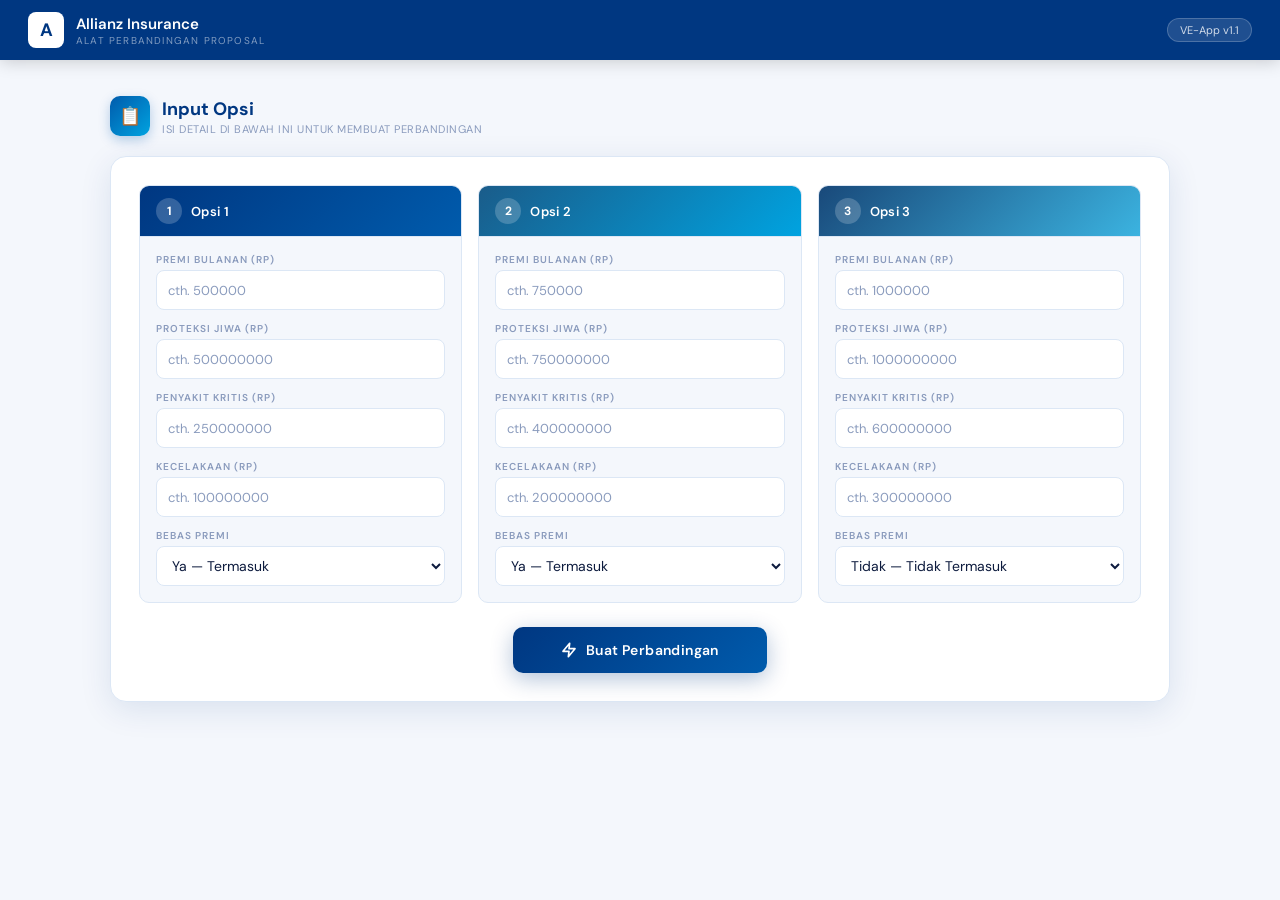
<file: insurance-comparison.html>
<!DOCTYPE html>
<html lang="id">
<head>
<meta charset="UTF-8" />
<meta name="viewport" content="width=device-width, initial-scale=1.0" />
<title>Ringkasan Opsi Proteksi</title>
<style>
  @import url('https://fonts.googleapis.com/css2?family=DM+Sans:wght@300;400;500;600;700&display=swap');

  :root {
    --blue:       #003781;
    --blue-mid:   #005BAC;
    --blue-light: #0071CE;
    --blue-sky:   #E8F1FB;
    --accent:     #00A3E0;
    --green:      #1A9E6B;
    --green-bg:   #DCFAED;
    --red:        #D0021B;
    --bg:         #F4F7FC;
    --card:       #FFFFFF;
    --border:     #DCE7F5;
    --text:       #0D1B3E;
    --text-2:     #4A5F82;
    --text-3:     #8A9BBD;
    --sh-md:      0 8px 32px rgba(0,55,129,.11);
    --sh-lg:      0 20px 60px rgba(0,55,129,.15);
    --r:          16px;
    --r-sm:       10px;
  }

  *, *::before, *::after { box-sizing: border-box; margin: 0; padding: 0; }

  body {
    font-family: 'DM Sans', sans-serif;
    background: var(--bg);
    color: var(--text);
    min-height: 100vh;
  }

  /* ── TOPBAR ── */
  .topbar {
    background: var(--blue);
    height: 60px;
    display: flex; align-items: center; justify-content: space-between;
    padding: 0 28px;
    position: sticky; top: 0; z-index: 99;
    box-shadow: 0 2px 16px rgba(0,0,0,.18);
  }
  .topbar-left { display: flex; align-items: center; gap: 12px; }
  .logo-box {
    width: 36px; height: 36px; background: white; border-radius: 8px;
    display: flex; align-items: center; justify-content: center;
    font-size: 18px; font-weight: 700; color: var(--blue);
  }
  .topbar-title { font-size: 15px; font-weight: 600; color: white; }
  .topbar-sub   { font-size: 10px; color: rgba(255,255,255,.5); letter-spacing: 1.2px; text-transform: uppercase; }
  .topbar-badge {
    background: rgba(255,255,255,.12); border: 1px solid rgba(255,255,255,.2);
    color: rgba(255,255,255,.8); font-size: 11px; padding: 4px 12px; border-radius: 20px;
  }

  /* ── PAGE ── */
  .page { max-width: 1100px; margin: 0 auto; padding: 36px 20px 72px; }

  /* ── SECTION HEADER ── */
  .sec-hd { display: flex; align-items: center; gap: 12px; margin-bottom: 20px; }
  .sec-icon {
    width: 40px; height: 40px; border-radius: 10px;
    background: linear-gradient(135deg, var(--blue-mid), var(--accent));
    display: flex; align-items: center; justify-content: center;
    font-size: 18px; box-shadow: 0 4px 12px rgba(0,91,172,.28);
  }
  .sec-label { font-size: 18px; font-weight: 700; color: var(--blue); }
  .sec-label small {
    display: block; font-size: 11px; font-weight: 400;
    color: var(--text-3); letter-spacing: .5px; margin-top: 1px;
  }

  /* ── CARD ── */
  .card {
    background: var(--card); border-radius: var(--r);
    box-shadow: var(--sh-md); border: 1px solid var(--border);
    padding: 28px; margin-bottom: 24px;
  }

  /* ── OPTIONS GRID ── */
  .opts-grid { display: grid; grid-template-columns: repeat(3, 1fr); gap: 16px; }
  .opt-col {
    background: var(--bg); border-radius: var(--r-sm);
    border: 1.5px solid var(--border); overflow: hidden;
    transition: border-color .2s, box-shadow .2s;
  }
  .opt-col:hover { border-color: var(--blue-mid); box-shadow: 0 2px 12px rgba(0,55,129,.1); }
  .opt-hd {
    padding: 12px 16px; display: flex; align-items: center; gap: 9px;
    border-bottom: 1px solid var(--border);
  }
  .opt-hd.c1 { background: linear-gradient(135deg, var(--blue), var(--blue-mid)); }
  .opt-hd.c2 { background: linear-gradient(135deg, #1a5c8a, var(--accent)); }
  .opt-hd.c3 { background: linear-gradient(135deg, #19497a, #3bb3e0); }
  .opt-num {
    width: 26px; height: 26px; border-radius: 50%;
    background: rgba(255,255,255,.2);
    display: flex; align-items: center; justify-content: center;
    font-size: 12px; font-weight: 700; color: white;
  }
  .opt-title { font-size: 13px; font-weight: 600; color: white; letter-spacing: .3px; }
  .opt-fields { padding: 16px; display: flex; flex-direction: column; gap: 12px; }
  .fld label {
    display: block; font-size: 10px; font-weight: 600;
    letter-spacing: 1px; text-transform: uppercase; color: var(--text-3); margin-bottom: 4px;
  }
  .fld input, .fld select {
    width: 100%; height: 40px;
    border: 1.5px solid var(--border); border-radius: 8px;
    padding: 0 11px; font-family: 'DM Sans', sans-serif;
    font-size: 14px; color: var(--text); background: white; outline: none;
    transition: border-color .18s, box-shadow .18s;
  }
  .fld input:focus, .fld select:focus {
    border-color: var(--blue-mid);
    box-shadow: 0 0 0 3px rgba(0,91,172,.09);
  }
  .fld input::placeholder { color: var(--text-3); font-size: 13px; }

  /* ── BUTTON ── */
  .btn-row { display: flex; justify-content: center; margin-top: 24px; }
  .btn-gen {
    background: linear-gradient(135deg, var(--blue), var(--blue-mid));
    color: white; border: none; border-radius: var(--r-sm);
    padding: 14px 48px; font-family: 'DM Sans', sans-serif;
    font-size: 14px; font-weight: 600; cursor: pointer;
    letter-spacing: .4px; display: flex; align-items: center; gap: 9px;
    box-shadow: 0 6px 22px rgba(0,55,129,.3);
    transition: transform .15s, box-shadow .15s;
  }
  .btn-gen:hover { transform: translateY(-2px); box-shadow: 0 10px 30px rgba(0,55,129,.38); }
  .btn-gen:active { transform: translateY(0); }

  /* ── DIVIDER ── */
  .divider {
    height: 2px;
    background: linear-gradient(to right, transparent, var(--border), transparent);
    margin: 36px 0; display: none;
  }

  /* ── RESULT SECTION ── */
  #result-sec { display: none; }
  #result-sec.on { display: block; }

  /* Result Card */
  .res-card {
    background: white; border-radius: 20px;
    box-shadow: var(--sh-lg); border: 1px solid var(--border); overflow: hidden;
  }

  /* Result Header */
  .res-hd {
    background: linear-gradient(135deg, var(--blue) 0%, var(--blue-mid) 60%, var(--accent) 100%);
    padding: 32px 36px; position: relative; overflow: hidden;
  }
  .res-hd::before {
    content: ''; position: absolute; top: -40px; right: -40px;
    width: 170px; height: 170px; border-radius: 50%;
    background: rgba(255,255,255,.05);
  }
  .res-logo-row { display: flex; align-items: center; gap: 10px; margin-bottom: 12px; }
  .res-logo-box {
    width: 32px; height: 32px; background: white; border-radius: 7px;
    display: flex; align-items: center; justify-content: center;
    font-size: 16px; font-weight: 700; color: var(--blue);
  }
  .res-logo-txt { font-size: 11px; letter-spacing: 2px; text-transform: uppercase; color: rgba(255,255,255,.65); }
  .res-title { font-size: 24px; font-weight: 700; color: white; line-height: 1.25; margin-bottom: 5px; }
  .res-sub   { font-size: 12px; color: rgba(255,255,255,.55); letter-spacing: .4px; }

  /* ── VALUE PILLS (pengganti badges) ── */
  .value-pills {
    display: flex; gap: 10px; padding: 20px 36px;
    background: var(--blue-sky); border-bottom: 1px solid var(--border);
    flex-wrap: wrap;
  }
  .vpill {
    display: flex; align-items: flex-start; gap: 10px;
    background: white; border-radius: var(--r-sm);
    padding: 12px 16px; border: 1.5px solid var(--border);
    box-shadow: 0 2px 8px rgba(0,55,129,.07);
    flex: 1; min-width: 200px;
  }
  .vpill-ico { font-size: 20px; margin-top: 1px; flex-shrink: 0; }
  .vpill-lbl { font-size: 10px; font-weight: 700; letter-spacing: 1px; text-transform: uppercase; color: var(--text-3); margin-bottom: 3px; }
  .vpill-txt { font-size: 12.5px; font-weight: 500; color: var(--text-2); line-height: 1.45; }

  /* ── TABLE ── */
  .tbl-wrap { padding: 28px 36px; overflow-x: auto; }
  .ctbl { width: 100%; border-collapse: separate; border-spacing: 0; }
  .ctbl thead tr { background: var(--blue); }
  .ctbl thead th {
    padding: 14px 18px; text-align: left; color: white;
    font-size: 13px; font-weight: 600; letter-spacing: .4px;
  }
  .ctbl thead th:first-child { border-radius: var(--r-sm) 0 0 0; }
  .ctbl thead th:last-child  { border-radius: 0 var(--r-sm) 0 0; }
  .ctbl thead th:nth-child(2) { background: var(--blue-mid); }
  .ctbl thead th:nth-child(3) { background: #1a6ba0; }
  .ctbl thead th:nth-child(4) { background: #1e7fbd; }
  .ctbl tbody tr:nth-child(even) td { background: #F8FAFD; }
  .ctbl tbody tr:nth-child(odd)  td { background: white; }
  .ctbl tbody tr:hover td { background: var(--blue-sky); transition: background .12s; }
  .ctbl td { padding: 14px 18px; border-bottom: 1px solid var(--border); vertical-align: top; }
  .ctbl tbody tr:last-child td { border-bottom: none; }

  /* Row label */
  .row-lbl { display: flex; align-items: center; gap: 7px; font-size: 13px; font-weight: 600; color: var(--text-2); white-space: nowrap; }

  /* Cell value */
  .cv      { font-size: 15px; font-weight: 700; color: var(--text); }
  .csub    { font-size: 11.5px; color: var(--text-2); font-weight: 400; margin-top: 4px; line-height: 1.45; }

  /* Waiver */
  .w-yes { display: inline-flex; align-items: center; gap: 5px; color: var(--green); font-size: 14px; font-weight: 700; }
  .w-no  { display: inline-flex; align-items: center; gap: 5px; color: var(--red);   font-size: 14px; font-weight: 700; }
  .w-sub { font-size: 11.5px; font-weight: 400; color: var(--text-2); margin-top: 4px; line-height: 1.4; }

  /* Footer */
  .res-ft {
    background: var(--blue); padding: 18px 36px;
    display: flex; align-items: center; justify-content: space-between; flex-wrap: wrap; gap: 8px;
  }
  .ft-disc  { font-size: 10.5px; color: rgba(255,255,255,.4); max-width: 480px; line-height: 1.5; }
  .ft-date  { font-size: 11px; color: rgba(255,255,255,.5); letter-spacing: .4px; }

  /* Action Buttons */
  .act-btns { display: flex; gap: 10px; justify-content: center; margin-top: 24px; flex-wrap: wrap; }
  .btn-act {
    display: flex; align-items: center; gap: 7px;
    border: none; border-radius: var(--r-sm); padding: 12px 24px;
    font-family: 'DM Sans', sans-serif; font-size: 13px; font-weight: 600;
    cursor: pointer; transition: transform .14s, box-shadow .14s;
  }
  .btn-act:hover { transform: translateY(-2px); }
  .btn-print { background: white; color: var(--blue); border: 2px solid var(--blue); box-shadow: 0 2px 8px rgba(0,55,129,.1); }
  .btn-pdf   { background: linear-gradient(135deg, var(--blue), var(--accent)); color: white; box-shadow: 0 4px 16px rgba(0,55,129,.28); }
  .btn-reset { background: white; color: var(--text-2); border: 2px solid var(--border); }

  /* Animate */
  @keyframes fadeUp { from { opacity:0; transform:translateY(18px); } to { opacity:1; transform:none; } }
  .fade { animation: fadeUp .4s ease both; }
  .d1 { animation-delay: .07s; }
  .d2 { animation-delay: .14s; }
  .d3 { animation-delay: .21s; }

  /* Print */
  @media print {
    body { background: white; }
    .topbar, .input-sec, .divider, .act-btns { display: none !important; }
    #result-sec { display: block !important; }
    .page { padding: 0; max-width: 100%; }
    .res-card { box-shadow: none; border: none; }
    .res-hd, .ctbl thead, .value-pills, .res-ft { -webkit-print-color-adjust: exact; print-color-adjust: exact; }
  }

  /* Responsive */
  @media (max-width: 860px) {
    .opts-grid  { grid-template-columns: 1fr; }
    .tbl-wrap   { padding: 16px; }
    .value-pills{ padding: 14px; }
    .res-hd     { padding: 22px 18px; }
    .res-ft     { padding: 14px 18px; }
    .topbar     { padding: 0 14px; }
    .topbar-badge { display: none; }
  }
</style>
</head>
<body>

<!-- TOPBAR -->
<nav class="topbar">
  <div class="topbar-left">
    <div class="logo-box">A</div>
    <div>
      <div class="topbar-title">Allianz Insurance</div>
      <div class="topbar-sub">Alat Perbandingan Proposal</div>
    </div>
  </div>
  <div class="topbar-badge">VE-App v1.1</div>
</nav>

<div class="page">

  <!-- ═══════════════ INPUT SECTION ═══════════════ -->
  <div class="input-sec">
    <div class="sec-hd">
      <div class="sec-icon">📋</div>
      <div class="sec-label">
        Input Opsi
        <small>ISI DETAIL DI BAWAH INI UNTUK MEMBUAT PERBANDINGAN</small>
      </div>
    </div>

    <div class="card">
      <div class="opts-grid">

        <!-- OPSI 1 -->
        <div class="opt-col">
          <div class="opt-hd c1">
            <div class="opt-num">1</div>
            <div class="opt-title">Opsi 1</div>
          </div>
          <div class="opt-fields">
            <div class="fld"><label>Premi Bulanan (Rp)</label><input type="number" id="p1" placeholder="cth. 500000" min="0" /></div>
            <div class="fld"><label>Proteksi Jiwa (Rp)</label><input type="number" id="j1" placeholder="cth. 500000000" min="0" /></div>
            <div class="fld"><label>Penyakit Kritis (Rp)</label><input type="number" id="k1" placeholder="cth. 250000000" min="0" /></div>
            <div class="fld"><label>Kecelakaan (Rp)</label><input type="number" id="a1" placeholder="cth. 100000000" min="0" /></div>
            <div class="fld"><label>Bebas Premi</label>
              <select id="b1"><option value="Ya">Ya — Termasuk</option><option value="Tidak">Tidak — Tidak Termasuk</option></select>
            </div>
          </div>
        </div>

        <!-- OPSI 2 -->
        <div class="opt-col">
          <div class="opt-hd c2">
            <div class="opt-num">2</div>
            <div class="opt-title">Opsi 2</div>
          </div>
          <div class="opt-fields">
            <div class="fld"><label>Premi Bulanan (Rp)</label><input type="number" id="p2" placeholder="cth. 750000" min="0" /></div>
            <div class="fld"><label>Proteksi Jiwa (Rp)</label><input type="number" id="j2" placeholder="cth. 750000000" min="0" /></div>
            <div class="fld"><label>Penyakit Kritis (Rp)</label><input type="number" id="k2" placeholder="cth. 400000000" min="0" /></div>
            <div class="fld"><label>Kecelakaan (Rp)</label><input type="number" id="a2" placeholder="cth. 200000000" min="0" /></div>
            <div class="fld"><label>Bebas Premi</label>
              <select id="b2"><option value="Ya">Ya — Termasuk</option><option value="Tidak">Tidak — Tidak Termasuk</option></select>
            </div>
          </div>
        </div>

        <!-- OPSI 3 -->
        <div class="opt-col">
          <div class="opt-hd c3">
            <div class="opt-num">3</div>
            <div class="opt-title">Opsi 3</div>
          </div>
          <div class="opt-fields">
            <div class="fld"><label>Premi Bulanan (Rp)</label><input type="number" id="p3" placeholder="cth. 1000000" min="0" /></div>
            <div class="fld"><label>Proteksi Jiwa (Rp)</label><input type="number" id="j3" placeholder="cth. 1000000000" min="0" /></div>
            <div class="fld"><label>Penyakit Kritis (Rp)</label><input type="number" id="k3" placeholder="cth. 600000000" min="0" /></div>
            <div class="fld"><label>Kecelakaan (Rp)</label><input type="number" id="a3" placeholder="cth. 300000000" min="0" /></div>
            <div class="fld"><label>Bebas Premi</label>
              <select id="b3"><option value="Ya">Ya — Termasuk</option><option value="Tidak" selected>Tidak — Tidak Termasuk</option></select>
            </div>
          </div>
        </div>

      </div>

      <div class="btn-row">
        <button class="btn-gen" onclick="buatPerbandingan()">
          <svg width="16" height="16" viewBox="0 0 24 24" fill="none" stroke="currentColor" stroke-width="2.5" stroke-linecap="round" stroke-linejoin="round"><polyline points="13 2 3 14 12 14 11 22 21 10 12 10 13 2"></polyline></svg>
          Buat Perbandingan
        </button>
      </div>
    </div>
  </div>

  <!-- DIVIDER -->
  <div class="divider" id="divider"></div>

  <!-- ═══════════════ RESULT SECTION ═══════════════ -->
  <div id="result-sec">

    <div class="sec-hd fade">
      <div class="sec-icon">📊</div>
      <div class="sec-label">
        Hasil Perbandingan
        <small>PROPOSAL PROFESIONAL — SIAP SCREENSHOT ATAU CETAK</small>
      </div>
    </div>

    <div class="res-card fade d1">

      <!-- Header -->
      <div class="res-hd">
        <div class="res-logo-row">
          <div class="res-logo-box">A</div>
          <div class="res-logo-txt">Allianz Insurance — Proposal Resmi</div>
        </div>
        <div class="res-title">Ringkasan Opsi Proteksi</div>
        <div class="res-sub" id="res-sub">Perbandingan lengkap tiga opsi perlindungan</div>
      </div>

      <!-- Value Pills -->
      <div class="value-pills fade d2">
        <div class="vpill">
          <div class="vpill-ico">🛡️</div>
          <div>
            <div class="vpill-lbl">Proteksi Jiwa</div>
            <div class="vpill-txt">Keluarga yang ditinggalkan tidak perlu menurunkan standar hidup dan tetap bisa melanjutkan kehidupan.</div>
          </div>
        </div>
        <div class="vpill">
          <div class="vpill-ico">🏥</div>
          <div>
            <div class="vpill-lbl">Penyakit Kritis</div>
            <div class="vpill-txt">Saat sakit kritis, biaya ditanggung asuransi — keluarga tidak perlu terbebani secara finansial.</div>
          </div>
        </div>
        <div class="vpill">
          <div class="vpill-ico">✅</div>
          <div>
            <div class="vpill-lbl">Bebas Premi</div>
            <div class="vpill-txt">Perlindungan tetap berjalan tanpa harus membayar premi, meski kondisi keuangan berubah.</div>
          </div>
        </div>
      </div>

      <!-- Table -->
      <div class="tbl-wrap fade d3">
        <table class="ctbl">
          <thead>
            <tr>
              <th>Manfaat</th>
              <th>Opsi 1</th>
              <th>Opsi 2</th>
              <th>Opsi 3</th>
            </tr>
          </thead>
          <tbody id="hasil"></tbody>
        </table>
      </div>

      <!-- Footer -->
      <div class="res-ft">
        <div class="ft-disc">Perbandingan ini disiapkan oleh Agent Allianz Anda untuk keperluan informasi. Detail manfaat, syarat, dan ketentuan mengacu pada kontrak polis yang berlaku.</div>
        <div class="ft-date" id="ft-date">—</div>
      </div>

    </div>

    <!-- Action Buttons -->
    <div class="act-btns">
      <button class="btn-act btn-reset" onclick="resetForm()">
        <svg width="14" height="14" viewBox="0 0 24 24" fill="none" stroke="currentColor" stroke-width="2.5" stroke-linecap="round" stroke-linejoin="round"><polyline points="1 4 1 10 7 10"></polyline><path d="M3.51 15a9 9 0 1 0 .49-5"></path></svg>
        Edit / Reset
      </button>
      <button class="btn-act btn-print" onclick="window.print()">
        <svg width="14" height="14" viewBox="0 0 24 24" fill="none" stroke="currentColor" stroke-width="2.5" stroke-linecap="round" stroke-linejoin="round"><polyline points="6 9 6 2 18 2 18 9"></polyline><path d="M6 18H4a2 2 0 0 1-2-2v-5a2 2 0 0 1 2-2h16a2 2 0 0 1 2 2v5a2 2 0 0 1-2 2h-2"></path><rect x="6" y="14" width="12" height="8"></rect></svg>
        Cetak Hasil
      </button>
      <button class="btn-act btn-pdf" onclick="unduhPDF()">
        <svg width="14" height="14" viewBox="0 0 24 24" fill="none" stroke="currentColor" stroke-width="2.5" stroke-linecap="round" stroke-linejoin="round"><path d="M14 2H6a2 2 0 0 0-2 2v16a2 2 0 0 0 2 2h12a2 2 0 0 0 2-2V8z"></path><polyline points="14 2 14 8 20 8"></polyline></svg>
        Unduh PDF
      </button>
    </div>

  </div>
</div>

<script>
  function rp(n) {
    if (!n) return '—';
    return 'Rp ' + Number(n).toLocaleString('id-ID');
  }
  function g(id) { return document.getElementById(id); }
  function nv(id) { const v = parseFloat(g(id).value); return isNaN(v) ? 0 : v; }
  function sv(id) { return g(id).value; }
  function hariIni() {
    return new Date().toLocaleDateString('id-ID', { day: 'numeric', month: 'long', year: 'numeric' });
  }

  function buatPerbandingan() {
    const opts = [1,2,3].map(i => ({
      label:  'Opsi ' + i,
      premi:  nv('p'+i),
      jiwa:   nv('j'+i),
      kritis: nv('k'+i),
      acc:    nv('a'+i),
      bebas:  sv('b'+i),
    }));

    g('res-sub').textContent = 'Dibuat pada ' + hariIni();
    g('ft-date').textContent = 'Digenerate: ' + hariIni() + ' | Revolve X VEnterprise';

    let html = '';

    // ── PREMI BULANAN ──
    html += '<tr>';
    html += `<td><div class="row-lbl"><span>💵</span>Premi Bulanan</div></td>`;
    opts.forEach(o => {
      html += `<td><div class="cv">${rp(o.premi)}</div><div class="csub">Per bulan</div></td>`;
    });
    html += '</tr>';

    // ── PROTEKSI JIWA ──
    html += '<tr>';
    html += `<td><div class="row-lbl"><span>🛡️</span>Proteksi Jiwa</div></td>`;
    opts.forEach(o => {
      html += `<td>
        <div class="cv">${rp(o.jiwa)}</div>
        <div class="csub">Keluarga tetap bisa melanjutkan hidup dengan standar yang sama.</div>
      </td>`;
    });
    html += '</tr>';

    // ── PENYAKIT KRITIS ──
    html += '<tr>';
    html += `<td><div class="row-lbl"><span>🏥</span>Penyakit Kritis</div></td>`;
    opts.forEach(o => {
      html += `<td>
        <div class="cv">${rp(o.kritis)}</div>
        <div class="csub">Biaya pengobatan tidak membebani keuangan keluarga.</div>
      </td>`;
    });
    html += '</tr>';

    // ── KECELAKAAN ──
    html += '<tr>';
    html += `<td><div class="row-lbl"><span>🚑</span>Kecelakaan</div></td>`;
    opts.forEach(o => {
      html += `<td>
        <div class="cv">${rp(o.acc)}</div>
        <div class="csub">Perlindungan saat terjadi risiko kecelakaan.</div>
      </td>`;
    });
    html += '</tr>';

    // ── BEBAS PREMI ──
    html += '<tr>';
    html += `<td><div class="row-lbl"><span>✅</span>Bebas Premi</div></td>`;
    opts.forEach(o => {
      const ya = o.bebas === 'Ya';
      html += `<td>
        <div class="${ya ? 'w-yes' : 'w-no'}">${ya ? '✔ Termasuk' : '✘ Tidak Termasuk'}</div>
        <div class="w-sub">${ya
          ? 'Perlindungan tetap aktif tanpa perlu membayar premi.'
          : 'Premi tetap perlu dibayarkan selama masa perlindungan.'
        }</div>
      </td>`;
    });
    html += '</tr>';

    g('hasil').innerHTML = html;

    g('divider').style.display = 'block';
    const sec = g('result-sec');
    sec.classList.add('on');
    setTimeout(() => sec.scrollIntoView({ behavior: 'smooth', block: 'start' }), 80);
  }

  function resetForm() {
    g('result-sec').classList.remove('on');
    g('divider').style.display = 'none';
    window.scrollTo({ top: 0, behavior: 'smooth' });
  }

  function unduhPDF() {
    const orig = document.title;
    document.title = 'Allianz - Ringkasan Opsi Proteksi';
    window.print();
    setTimeout(() => { document.title = orig; }, 1000);
  }
</script>
</body>
</html>
</file>
<file: style.css>
@import url('https://fonts.googleapis.com/css2?family=DM+Sans:wght@300;400;500;600;700&display=swap');

:root {
    --blue: #003781;
    --blue-mid: #005BAC;
    --accent: #00A3E0;
    --blue-sky: #E8F1FB;
    --green: #1A9E6B;
    --green-bg: #DCFAED;
    --red: #D0021B;
    --gold: #C9A84C;
    --gold-bg: #FDF6E3;
    --bg: #F4F7FC;
    --card: #fff;
    --border: #DCE7F5;
    --text: #0D1B3E;
    --text2: #4A5F82;
    --text3: #8A9BBD;
    --sh: 0 8px 32px rgba(0, 55, 129, .11);
    --sh-lg: 0 20px 60px rgba(0, 55, 129, .15);
    --r: 16px;
    --rsm: 10px;
}

*,
*::before,
*::after {
    box-sizing: border-box;
    margin: 0;
    padding: 0
}

body {
    font-family: 'DM Sans', sans-serif;
    background: var(--bg);
    color: var(--text);
    min-height: 100vh
}

.topbar {
    background: var(--blue);
    height: 60px;
    display: flex;
    align-items: center;
    justify-content: space-between;
    padding: 0 24px;
    position: sticky;
    top: 0;
    z-index: 200;
    box-shadow: 0 2px 16px rgba(0, 0, 0, .2)
}

.tl {
    display: flex;
    align-items: center;
    gap: 11px
}

.lbox {
    width: 34px;
    height: 34px;
    background: #fff;
    border-radius: 7px;
    display: flex;
    align-items: center;
    justify-content: center;
    font-size: 17px;
    font-weight: 700;
    color: var(--blue)
}

.ttl {
    font-size: 14px;
    font-weight: 600;
    color: #fff
}

.tsub {
    font-size: 10px;
    color: rgba(255, 255, 255, .5);
    letter-spacing: 1px;
    text-transform: uppercase
}

.tbadge {
    background: rgba(255, 255, 255, .12);
    border: 1px solid rgba(255, 255, 255, .2);
    color: rgba(255, 255, 255, .8);
    font-size: 11px;
    padding: 4px 11px;
    border-radius: 20px
}

.page {
    max-width: 1120px;
    margin: 0 auto;
    padding: 32px 18px 80px
}

.prod-tabs {
    display: flex;
    gap: 10px;
    margin-bottom: 28px;
    flex-wrap: wrap
}

.ptab {
    flex: 1;
    min-width: 120px;
    padding: 14px 10px;
    border: 2px solid var(--border);
    border-radius: var(--rsm);
    background: #fff;
    cursor: pointer;
    text-align: center;
    transition: all .18s;
    box-shadow: 0 2px 8px rgba(0, 55, 129, .06)
}

.ptab:hover {
    border-color: var(--blue-mid);
    transform: translateY(-1px)
}

.ptab.active {
    border-color: var(--blue);
    background: var(--blue);
    color: #fff;
    box-shadow: 0 6px 20px rgba(0, 55, 129, .28)
}

.ptab-ico {
    font-size: 22px;
    margin-bottom: 5px
}

.ptab-lbl {
    font-size: 12px;
    font-weight: 700;
    letter-spacing: .3px
}

.ptab-sub {
    font-size: 10px;
    opacity: .65;
    margin-top: 2px
}

.sec-hd {
    display: flex;
    align-items: center;
    gap: 11px;
    margin-bottom: 18px
}

.sec-ico {
    width: 38px;
    height: 38px;
    border-radius: 9px;
    background: linear-gradient(135deg, var(--blue-mid), var(--accent));
    display: flex;
    align-items: center;
    justify-content: center;
    font-size: 17px;
    box-shadow: 0 4px 12px rgba(0, 91, 172, .25)
}

.sec-lbl {
    font-size: 17px;
    font-weight: 700;
    color: var(--blue)
}

.sec-lbl small {
    display: block;
    font-size: 10px;
    font-weight: 400;
    color: var(--text3);
    letter-spacing: .4px;
    margin-top: 1px
}

.card {
    background: #fff;
    border-radius: var(--r);
    box-shadow: var(--sh);
    border: 1px solid var(--border);
    padding: 24px;
    margin-bottom: 22px
}

.opts-grid {
    display: grid;
    grid-template-columns: repeat(3, 1fr);
    gap: 14px
}

.opt-col {
    background: var(--bg);
    border-radius: var(--rsm);
    border: 1.5px solid var(--border);
    overflow: hidden;
    transition: border-color .18s, box-shadow .18s
}

.opt-col:hover {
    border-color: var(--blue-mid);
    box-shadow: 0 2px 10px rgba(0, 55, 129, .1)
}

.opt-hd {
    padding: 11px 15px;
    display: flex;
    align-items: center;
    gap: 8px;
    border-bottom: 1px solid var(--border)
}

.opt-hd.c1 {
    background: linear-gradient(135deg, var(--blue), var(--blue-mid))
}

.opt-hd.c2 {
    background: linear-gradient(135deg, #1a5c8a, var(--accent))
}

.opt-hd.c3 {
    background: linear-gradient(135deg, #19497a, #3bb3e0)
}

.opt-num {
    width: 24px;
    height: 24px;
    border-radius: 50%;
    background: rgba(255, 255, 255, .2);
    display: flex;
    align-items: center;
    justify-content: center;
    font-size: 11px;
    font-weight: 700;
    color: #fff
}

.opt-title {
    font-size: 12px;
    font-weight: 600;
    color: #fff;
    flex: 1
}

.opt-fields {
    padding: 14px;
    display: flex;
    flex-direction: column;
    gap: 11px
}

.fld label {
    display: block;
    font-size: 10px;
    font-weight: 600;
    letter-spacing: .9px;
    text-transform: uppercase;
    color: var(--text3);
    margin-bottom: 3px
}

.fld input,
.fld select {
    width: 100%;
    height: 38px;
    border: 1.5px solid var(--border);
    border-radius: 8px;
    padding: 0 10px;
    font-family: 'DM Sans', sans-serif;
    font-size: 13px;
    color: var(--text);
    background: #fff;
    outline: none;
    transition: border-color .16s, box-shadow .16s
}

.fld input:focus,
.fld select:focus {
    border-color: var(--blue-mid);
    box-shadow: 0 0 0 3px rgba(0, 91, 172, .08)
}

.fld input::placeholder {
    color: var(--text3);
    font-size: 12px
}

.fld-row {
    display: grid;
    grid-template-columns: 1fr 1fr;
    gap: 7px
}

.chk-fld {
    display: flex;
    align-items: center;
    gap: 8px;
    cursor: pointer;
    padding: 9px 10px;
    border: 1.5px solid var(--border);
    border-radius: 8px;
    background: #fff;
    transition: border-color .16s, background .16s
}

.chk-fld:hover {
    border-color: var(--blue-mid)
}

.chk-fld.checked {
    border-color: var(--green);
    background: var(--green-bg)
}

.chk-fld input[type=checkbox] {
    width: 16px;
    height: 16px;
    accent-color: var(--green);
    cursor: pointer;
    flex-shrink: 0
}

.chk-fld span {
    font-size: 12px;
    font-weight: 500;
    color: var(--text2)
}

.btn-row {
    display: flex;
    justify-content: center;
    margin-top: 20px
}

.btn-gen {
    background: linear-gradient(135deg, var(--blue), var(--blue-mid));
    color: #fff;
    border: none;
    border-radius: var(--rsm);
    padding: 13px 44px;
    font-family: 'DM Sans', sans-serif;
    font-size: 14px;
    font-weight: 600;
    cursor: pointer;
    letter-spacing: .3px;
    display: flex;
    align-items: center;
    gap: 8px;
    box-shadow: 0 6px 20px rgba(0, 55, 129, .28);
    transition: transform .14s, box-shadow .14s
}

.btn-gen:hover {
    transform: translateY(-2px);
    box-shadow: 0 10px 28px rgba(0, 55, 129, .36)
}

.prod-panel {
    display: none
}

.prod-panel.active {
    display: block
}

.divider {
    height: 2px;
    background: linear-gradient(to right, transparent, var(--border), transparent);
    margin: 32px 0;
    display: none
}

.result-area {
    display: none
}

.result-area.on {
    display: block
}

.res-card {
    background: #fff;
    border-radius: 20px;
    box-shadow: var(--sh-lg);
    border: 1px solid var(--border);
    overflow: hidden
}

.res-hd {
    background: linear-gradient(135deg, var(--blue) 0%, var(--blue-mid) 60%, var(--accent) 100%);
    padding: 28px 32px;
    position: relative;
    overflow: hidden
}

.res-hd::before {
    content: '';
    position: absolute;
    top: -40px;
    right: -40px;
    width: 160px;
    height: 160px;
    border-radius: 50%;
    background: rgba(255, 255, 255, .05)
}

.res-logo-row {
    display: flex;
    align-items: center;
    gap: 9px;
    margin-bottom: 10px
}

.res-logo-box {
    width: 30px;
    height: 30px;
    background: #fff;
    border-radius: 6px;
    display: flex;
    align-items: center;
    justify-content: center;
    font-size: 15px;
    font-weight: 700;
    color: var(--blue)
}

.res-logo-txt {
    font-size: 10px;
    letter-spacing: 2px;
    text-transform: uppercase;
    color: rgba(255, 255, 255, .6)
}

.res-title {
    font-size: 22px;
    font-weight: 700;
    color: #fff;
    line-height: 1.25;
    margin-bottom: 4px
}

.res-sub {
    font-size: 12px;
    color: rgba(255, 255, 255, .5)
}

.vpills {
    display: flex;
    gap: 10px;
    padding: 18px 32px;
    background: var(--blue-sky);
    border-bottom: 1px solid var(--border);
    flex-wrap: wrap
}

.vpill {
    display: flex;
    align-items: flex-start;
    gap: 9px;
    background: #fff;
    border-radius: var(--rsm);
    padding: 11px 14px;
    border: 1.5px solid var(--border);
    box-shadow: 0 2px 6px rgba(0, 55, 129, .06);
    flex: 1;
    min-width: 180px
}

.vpill-ico {
    font-size: 18px;
    margin-top: 1px;
    flex-shrink: 0
}

.vpill-lbl {
    font-size: 10px;
    font-weight: 700;
    letter-spacing: .9px;
    text-transform: uppercase;
    color: var(--text3);
    margin-bottom: 2px
}

.vpill-txt {
    font-size: 12px;
    font-weight: 500;
    color: var(--text2);
    line-height: 1.4
}

.tbl-wrap {
    padding: 24px 32px;
    overflow-x: auto
}

.ctbl {
    width: 100%;
    border-collapse: separate;
    border-spacing: 0
}

.ctbl thead tr {
    background: var(--blue)
}

.ctbl thead th {
    padding: 13px 16px;
    text-align: left;
    color: #fff;
    font-size: 12px;
    font-weight: 600;
    letter-spacing: .3px
}

.ctbl thead th:first-child {
    border-radius: var(--rsm) 0 0 0
}

.ctbl thead th:last-child {
    border-radius: 0 var(--rsm) 0 0
}

.ctbl thead th:nth-child(2) {
    background: var(--blue-mid)
}

.ctbl thead th:nth-child(3) {
    background: #1a6ba0
}

.ctbl thead th:nth-child(4) {
    background: #1e7fbd
}

.ctbl tbody tr:nth-child(even) td {
    background: #F8FAFD
}

.ctbl tbody tr:nth-child(odd) td {
    background: #fff
}

.ctbl tbody tr:hover td {
    background: var(--blue-sky);
    transition: background .1s
}

.ctbl td {
    padding: 13px 16px;
    border-bottom: 1px solid var(--border);
    vertical-align: top
}

.ctbl tbody tr:last-child td {
    border-bottom: none
}

.row-lbl {
    display: flex;
    align-items: center;
    gap: 6px;
    font-size: 12px;
    font-weight: 600;
    color: var(--text2);
    white-space: nowrap
}

.cv {
    font-size: 14px;
    font-weight: 700;
    color: var(--text)
}

.csub {
    font-size: 11px;
    color: var(--text2);
    margin-top: 3px;
    line-height: 1.4
}

.cnote {
    font-size: 10px;
    color: var(--text3);
    margin-top: 3px;
    font-style: italic
}

.w-yes {
    display: inline-flex;
    align-items: center;
    gap: 4px;
    color: var(--green);
    font-size: 13px;
    font-weight: 700
}

.w-no {
    display: inline-flex;
    align-items: center;
    gap: 4px;
    color: var(--red);
    font-size: 13px;
    font-weight: 700
}

.daily-row td {
    background: linear-gradient(135deg, var(--blue-sky), #ddeeff) !important;
    border-top: 2px solid var(--blue-mid) !important
}

.daily-lbl {
    font-size: 11px;
    font-weight: 700;
    color: var(--blue);
    letter-spacing: .5px;
    text-transform: uppercase
}

.daily-val {
    font-size: 16px;
    font-weight: 700;
    color: var(--blue-mid)
}

.daily-sub {
    font-size: 10px;
    color: var(--text3)
}

.res-ft {
    background: var(--blue);
    padding: 16px 32px;
    display: flex;
    align-items: center;
    justify-content: space-between;
    flex-wrap: wrap;
    gap: 6px
}

.ft-disc {
    font-size: 10px;
    color: rgba(255, 255, 255, .38);
    max-width: 460px;
    line-height: 1.5
}

.ft-date {
    font-size: 10px;
    color: rgba(255, 255, 255, .45)
}

.act-btns {
    display: flex;
    gap: 10px;
    justify-content: center;
    margin-top: 20px;
    flex-wrap: wrap
}

.btn-act {
    display: flex;
    align-items: center;
    gap: 6px;
    border: none;
    border-radius: var(--rsm);
    padding: 11px 22px;
    font-family: 'DM Sans', sans-serif;
    font-size: 13px;
    font-weight: 600;
    cursor: pointer;
    transition: transform .13s
}

.btn-act:hover {
    transform: translateY(-2px)
}

.btn-print {
    background: #fff;
    color: var(--blue);
    border: 2px solid var(--blue);
    box-shadow: 0 2px 8px rgba(0, 55, 129, .1)
}

.btn-pdf {
    background: linear-gradient(135deg, var(--blue), var(--accent));
    color: #fff;
    box-shadow: 0 4px 14px rgba(0, 55, 129, .26)
}

.btn-reset {
    background: #fff;
    color: var(--text2);
    border: 2px solid var(--border)
}

@keyframes fadeUp {
    from {
        opacity: 0;
        transform: translateY(16px)
    }

    to {
        opacity: 1;
        transform: none
    }
}

.fade {
    animation: fadeUp .38s ease both
}

.d1 {
    animation-delay: .07s
}

.d2 {
    animation-delay: .14s
}

.d3 {
    animation-delay: .2s
}

@media print {
    body {
        background: #fff
    }

    .topbar,
    .prod-tabs,
    .input-section,
    .divider,
    .act-btns,
    .merge-bar {
        display: none !important
    }

    .result-area {
        display: block !important
    }

    .page {
        padding: 0;
        max-width: 100%
    }

    .res-card {
        box-shadow: none;
        border: none
    }

    .res-hd,
    .ctbl thead,
    .vpills,
    .res-ft,
    .daily-row td {
        -webkit-print-color-adjust: exact;
        print-color-adjust: exact
    }
}

@media(max-width:860px) {
    .opts-grid {
        grid-template-columns: 1fr
    }

    .prod-tabs {
        gap: 7px
    }

    .ptab {
        min-width: calc(50% - 4px)
    }

    .tbl-wrap {
        padding: 14px
    }

    .vpills {
        padding: 13px
    }

    .res-hd {
        padding: 20px 16px
    }

    .res-ft {
        padding: 13px 16px
    }

    .topbar {
        padding: 0 13px
    }

    .tbadge {
        display: none
    }
}

/* ── PRODUCT SELECTOR in opt header ── */
.prod-sel-wrap {
    padding: 9px 14px;
    background: rgba(222, 235, 255, 0.307);
    border-color: rgba(106, 153, 255, .3);
    border-bottom: 1px solid rgba(0, 0, 0, 0.027);
}

.prod-sel {
    width: 100%;
    height: 34px;
    border: 1.5px solid rgba(255, 255, 255, .25);
    border-radius: 7px;
    padding: 0 8px;
    font-family: 'DM Sans', sans-serif;
    font-size: 12px;
    font-weight: 600;
    color: #2b52a5dd;
    background: rgba(255, 255, 255, 0.75);
    outline: none;
    cursor: pointer;
    appearance: none;
    -webkit-appearance: none;
    background-image: url("data:image/svg+xml,%3Csvg xmlns='http://www.w3.org/2000/svg' width='10' height='6'%3E%3Cpath d='M1 1l4 4 4-4' stroke='rgba(255,255,255,.7)' stroke-width='1.5' fill='none' stroke-linecap='round'/%3E%3C/svg%3E");
    background-repeat: no-repeat;
    background-position: right 10px center
}

.prod-sel option {
    color: var(--text);
    background: #fff;
    font-weight: 500
}

/* ── BUNDLING product blocks ── */
.prod-block {
    background: #fff;
    border: 1.5px solid var(--border);
    border-radius: 9px;
    overflow: hidden;
    margin-bottom: 10px
}

.prod-block-hd {
    display: flex;
    align-items: center;
    justify-content: space-between;
    padding: 8px 12px;
    background: var(--blue-sky);
    border-bottom: 1px solid var(--border)
}

.prod-block-label {
    font-size: 11px;
    font-weight: 700;
    color: var(--blue-mid);
    letter-spacing: .3px;
    display: flex;
    align-items: center;
    gap: 5px
}

.prod-block-type {
    height: 28px;
    border: 1.5px solid var(--border);
    border-radius: 6px;
    padding: 0 8px;
    font-family: 'DM Sans', sans-serif;
    font-size: 11px;
    font-weight: 600;
    color: var(--blue);
    background: #fff;
    outline: none;
    cursor: pointer
}

.btn-remove-prod {
    background: none;
    border: none;
    color: var(--red);
    font-size: 15px;
    cursor: pointer;
    padding: 0 3px;
    line-height: 1;
    opacity: .7;
    transition: opacity .1s
}

.btn-remove-prod:hover {
    opacity: 1
}

.prod-block-fields {
    padding: 12px;
    display: flex;
    flex-direction: column;
    gap: 9px
}

.btn-add-prod {
    display: flex;
    align-items: center;
    gap: 6px;
    background: var(--blue-sky);
    border: 1.5px dashed var(--blue-mid);
    border-radius: 8px;
    padding: 9px 14px;
    font-family: 'DM Sans', sans-serif;
    font-size: 12px;
    font-weight: 600;
    color: var(--blue-mid);
    cursor: pointer;
    width: 100%;
    justify-content: center;
    transition: background .15s, border-color .15s;
    margin-top: 4px
}

.btn-add-prod:hover {
    background: #dce8f8;
    border-color: var(--blue)
}

/* ── MERGE BAR ── */
.merge-bar {
    display: flex;
    align-items: center;
    gap: 10px;
    padding: 11px 16px;
    background: var(--gold-bg);
    border: 1.5px solid var(--gold);
    border-radius: var(--rsm);
    margin-bottom: 16px;
    cursor: pointer
}

.merge-bar input[type=checkbox] {
    width: 18px;
    height: 18px;
    accent-color: var(--gold);
    cursor: pointer;
    flex-shrink: 0
}

.merge-bar-lbl {
    font-size: 12px;
    font-weight: 600;
    color: #7a5c00
}

.merge-bar-sub {
    font-size: 10px;
    color: #a07a10;
    margin-left: auto;
    white-space: nowrap
}

/* ── SRC BADGES ── */
.src-badge {
    display: inline-block;
    font-size: 9px;
    font-weight: 700;
    letter-spacing: .4px;
    text-transform: uppercase;
    padding: 2px 6px;
    border-radius: 4px;
    margin-top: 3px;
    margin-right: 2px
}

.src-spl {
    background: #E8F1FB;
    color: var(--blue-mid)
}

.src-ci {
    background: #FFF0F0;
    color: #c00020
}

.src-legacy {
    background: var(--gold-bg);
    color: #7a5c00
}
</file>
